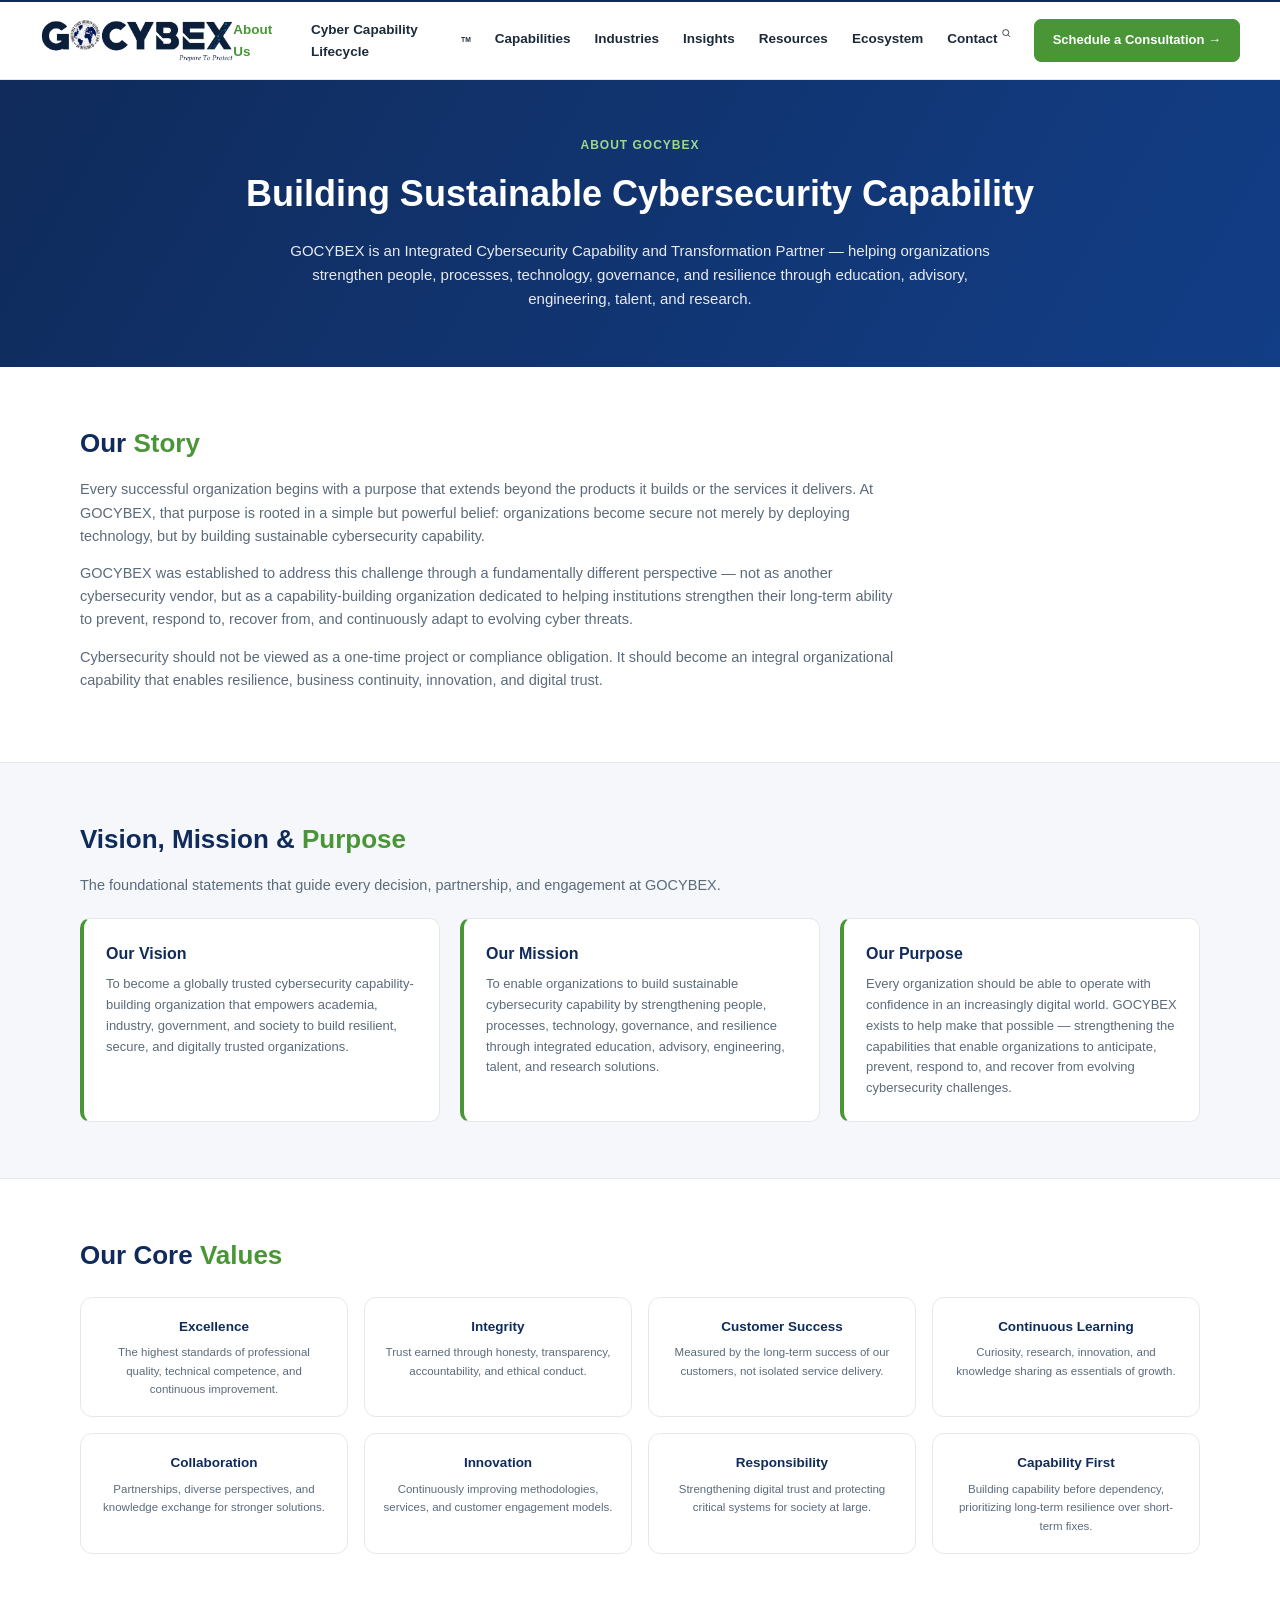
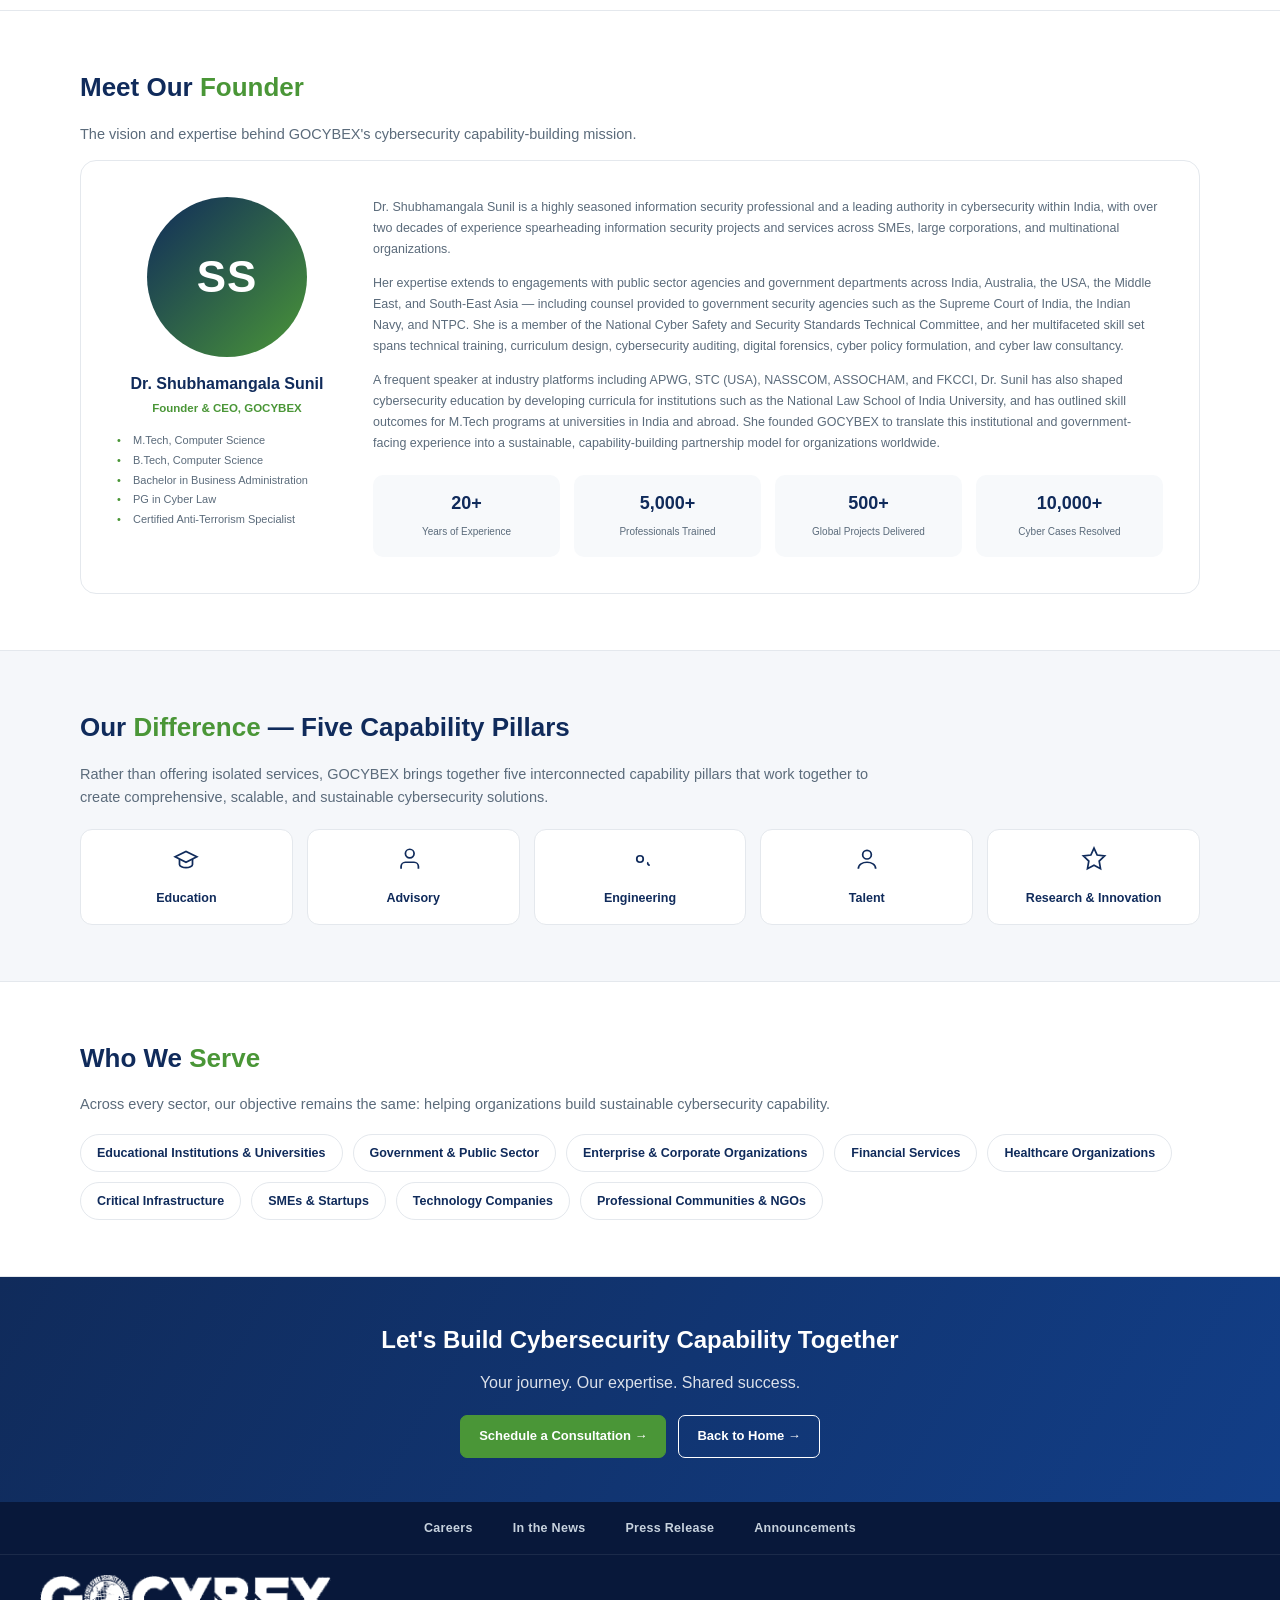
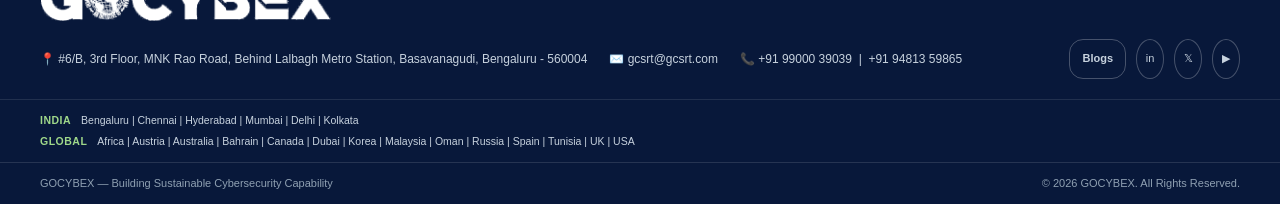
<file: about.html>
<!DOCTYPE html>
<html lang="en">
<head>
<meta charset="UTF-8">
<title>About Us — GOCYBEX</title>
<meta name="viewport" content="width=device-width, initial-scale=1.0">
<style>
:root{
  --navy:#102b5b; --tech-blue:#123e87; --green:#4a9637; --orange:#f06d12;
  --purple:#681b9c; --teal:#0b8d91; --gray-bg:#F5F7FA; --gray-border:#E4E8ED;
  --text-dark:#1C2B3A; --text-gray:#5B6B7B; --white:#FFFFFF;
}
*{box-sizing:border-box; margin:0; padding:0;}
body{font-family:Arial,Helvetica,sans-serif; color:var(--text-dark); line-height:1.6; background:#fff;}
a{text-decoration:none; color:inherit;}
img{max-width:100%; display:block;}
.container{max-width:1200px; margin:0 auto; padding:0 40px;}
header{position:sticky; top:0; z-index:100; background:#fff; border-bottom:1px solid var(--gray-border); border-top:2px solid var(--navy); height:80px;}
.nav-wrap{display:flex; align-items:center; justify-content:space-between; height:100%; max-width:1400px; margin:0 auto; padding:0 40px;}
.logo{display:flex; align-items:center; gap:10px;}
nav ul{display:flex; gap:24px; list-style:none;}
nav ul li a{font-size:13.5px; font-weight:600; color:var(--text-dark);}
nav ul li a:hover{color:var(--navy);}
.nav-right{display:flex; align-items:center; gap:18px;}
.search-icon{width:18px; height:18px; color:var(--text-dark);}
.btn{display:inline-flex; align-items:center; gap:7px; font-weight:700; font-size:13px; padding:10px 18px; border-radius:7px; cursor:pointer; white-space:nowrap; transition:transform 0.2s ease, box-shadow 0.2s ease, filter 0.2s ease;}
.btn-primary{background:var(--green); color:#fff; border:1px solid var(--green);}
.btn-primary:hover{filter:brightness(0.92); transform:translateY(-2px); box-shadow:0 8px 16px rgba(74,150,55,0.3);}
.btn-secondary{background:transparent; color:var(--navy); border:1.5px solid var(--navy);}
.btn-secondary:hover{background:var(--navy); color:#fff; transform:translateY(-2px);}

.page-hero{background:linear-gradient(120deg, var(--navy), var(--tech-blue)); color:white; padding:56px 0; text-align:center;}
.page-hero .eyebrow{color:#9fd88a; font-weight:700; font-size:12px; letter-spacing:1px; text-transform:uppercase;}
.page-hero h1{font-size:36px; font-weight:800; margin-top:10px;}
.page-hero p{max-width:700px; margin:16px auto 0; font-size:15px; opacity:0.9;}

section.block{padding:56px 0; border-bottom:1px solid var(--gray-border);}
section.block.tinted{background:var(--gray-bg);}
.block h2{font-size:26px; font-weight:800; color:var(--navy); margin-bottom:14px;}
.block h2 .accent{color:var(--green);}
.block p{font-size:14.5px; color:var(--text-gray); max-width:820px; margin-bottom:14px;}
.two-col{display:grid; grid-template-columns:1fr 1fr; gap:40px; align-items:start;}
.vmp-grid{display:grid; grid-template-columns:repeat(3,1fr); gap:20px; margin-top:20px;}
.vmp-card{background:#fff; border:1px solid var(--gray-border); border-left:4px solid var(--green); border-radius:10px; padding:22px;}
.vmp-card h3{font-size:16px; font-weight:800; color:var(--navy); margin-bottom:8px;}
.vmp-card p{font-size:13px; color:var(--text-gray); margin:0;}

.values-grid{display:grid; grid-template-columns:repeat(4,1fr); gap:16px; margin-top:20px;}
.value-card{background:#fff; border:1px solid var(--gray-border); border-radius:12px; padding:18px; text-align:center; transition:transform .25s ease, box-shadow .25s ease;}
.value-card:hover{transform:translateY(-5px); box-shadow:0 10px 20px rgba(16,43,91,0.12);}
.value-card h4{font-size:13.5px; font-weight:800; color:var(--navy); margin-bottom:6px;}
.value-card p{font-size:11.5px; color:var(--text-gray); margin:0;}

.pillars-row{display:grid; grid-template-columns:repeat(5,1fr); gap:14px; margin-top:20px;}
.pillar-mini{background:#fff; border:1px solid var(--gray-border); border-radius:12px; padding:16px; text-align:center; transition:transform .25s ease, box-shadow .25s ease;}
.pillar-mini:hover{transform:translateY(-5px); box-shadow:0 10px 20px rgba(16,43,91,0.12);}
.pillar-mini .pi{width:26px; height:26px; margin:0 auto 8px; color:var(--navy);}
.pillar-mini h4{font-size:12.5px; font-weight:700; color:var(--navy);}

.founder-wrap{background:#fff; border:1px solid var(--gray-border); border-radius:16px; padding:36px; display:grid; grid-template-columns:220px 1fr; gap:36px; align-items:start;}
.founder-photo-col{text-align:center;}
.founder-avatar{width:160px; height:160px; border-radius:50%; margin:0 auto 14px; display:flex; align-items:center; justify-content:center; background:linear-gradient(135deg, var(--navy), var(--green)); color:#fff; font-size:44px; font-weight:800; letter-spacing:1px;}
.founder-photo-col h3{font-size:16px; font-weight:800; color:var(--navy); margin-bottom:2px;}
.founder-photo-col .f-title{font-size:11.5px; color:var(--green); font-weight:700; margin-bottom:14px;}
.founder-creds{list-style:none; margin:0; padding:0; text-align:left; font-size:11px; color:var(--text-gray); line-height:1.8;}
.founder-creds li{padding-left:16px; position:relative;}
.founder-creds li::before{content:"•"; color:var(--green); position:absolute; left:0;}
.founder-bio p{font-size:12.5px; color:var(--text-gray); line-height:1.7; margin-bottom:12px;}
.founder-stats{display:grid; grid-template-columns:repeat(4,1fr); gap:14px; margin-top:20px;}
.founder-stat{background:var(--light-bg,#f7f9fb); border-radius:10px; padding:14px 8px; text-align:center;}
.founder-stat b{display:block; font-size:18px; color:var(--navy); font-weight:800;}
.founder-stat span{font-size:10px; color:var(--text-gray);}
@media (max-width:820px){
  .founder-wrap{grid-template-columns:1fr; text-align:center;}
  .founder-creds{text-align:center;}
  .founder-creds li{padding-left:0;}
  .founder-creds li::before{content:none;}
  .founder-stats{grid-template-columns:repeat(2,1fr);}
}

.serve-chips{display:flex; flex-wrap:wrap; gap:10px; margin-top:18px;}
.serve-chip{background:#fff; border:1px solid var(--gray-border); border-radius:20px; padding:8px 16px; font-size:12.5px; font-weight:600; color:var(--navy);}

.cta-strip{background:linear-gradient(120deg, var(--navy), var(--tech-blue)); color:white; padding:44px 0; text-align:center;}
.cta-strip h2{font-size:24px; font-weight:800; margin-bottom:10px;}
.cta-strip p{opacity:0.85; margin-bottom:20px;}
.cta-strip .btns{display:flex; gap:12px; justify-content:center;}

footer{background:#08183a; color:#C7D2DE;}
.foot-top{display:flex; justify-content:space-between; align-items:center; flex-wrap:wrap; gap:18px; padding:20px 40px; max-width:1400px; margin:0 auto;}
.foot-brand{display:flex; align-items:center; gap:10px;}
.foot-contact{display:flex; gap:22px; flex-wrap:wrap; font-size:12px;}
.foot-social{display:flex; gap:10px;}
.foot-social a{width:28px; height:28px; border-radius:50%; border:1px solid rgba(255,255,255,0.25); display:flex; align-items:center; justify-content:center; font-size:11px;}
.foot-bottom{display:flex; justify-content:space-between; padding:12px 40px; font-size:11px; color:#8FA0B2; border-top:1px solid rgba(255,255,255,0.12); max-width:1400px; margin:0 auto;}
.tag{font-size:10.5px; color:#9FB0C2; margin-top:2px;}

.reveal{opacity:0; transform:translateY(24px); transition:opacity 0.6s ease, transform 0.6s ease;}
.reveal.in-view{opacity:1; transform:translateY(0);}

@media (max-width:1000px){
  nav ul{display:none;}
  .two-col{grid-template-columns:1fr;}
  .vmp-grid, .values-grid, .pillars-row{grid-template-columns:repeat(2,1fr);}
}
@media (max-width:600px){
  .vmp-grid, .values-grid, .pillars-row{grid-template-columns:1fr;}
  .page-hero h1{font-size:26px;}
}

.mobile-toggle{display:none; flex-direction:column; gap:5px; width:26px; height:26px; justify-content:center; cursor:pointer; background:none; border:none; padding:0; z-index:110;}
.mobile-toggle span{display:block; height:2px; width:100%; background:var(--navy); border-radius:2px; transition:transform .25s ease, opacity .25s ease;}
.mobile-toggle.active span:nth-child(1){transform:translateY(7px) rotate(45deg);}
.mobile-toggle.active span:nth-child(2){opacity:0;}
.mobile-toggle.active span:nth-child(3){transform:translateY(-7px) rotate(-45deg);}

@media (max-width:1000px){
  .mobile-toggle{display:flex;}
  nav ul{
    display:none;
    position:fixed; top:80px; left:0; right:0;
    background:#fff; flex-direction:column; gap:0;
    padding:6px 24px 18px; box-shadow:0 12px 24px rgba(16,43,91,0.12);
    max-height:calc(100vh - 80px); overflow-y:auto; z-index:99;
  }
  nav.nav-open ul{display:flex;}
  nav ul li{border-bottom:1px solid var(--gray-border); width:100%;}
  nav ul li a{display:block; padding:14px 2px; font-size:14.5px;}
  .nav-right{gap:10px;}
  .nav-right .btn{padding:9px 14px; font-size:12px;}
}
@media (max-width:480px){
  .nav-wrap{padding:0 18px;}
  .logo img{height:26px !important;}
}

.search-wrap{position:relative; display:flex; align-items:center;}
.search-btn{background:none; border:none; cursor:pointer; padding:4px; display:flex;}
.search-form{position:absolute; right:0; top:calc(100% + 10px); width:0; overflow:hidden; opacity:0; visibility:hidden; transition:width .25s ease, opacity .2s ease; background:#fff; border:1px solid var(--gray-border); border-radius:8px; box-shadow:0 10px 24px rgba(16,43,91,0.15);}
.search-wrap.open .search-form{width:220px; opacity:1; visibility:visible;}
.search-form input{width:100%; border:none; padding:10px 14px; font-size:13px; border-radius:8px; outline:none;}
@media (max-width:1000px){
  .search-form{right:auto; left:0;}
  .search-wrap.open .search-form{width:200px;}
}

.foot-locations{border-top:1px solid rgba(255,255,255,0.1); padding:10px 0;}
.loc-row{display:flex; align-items:baseline; gap:10px; flex-wrap:wrap; font-size:10.5px; padding:2px 40px;}
.loc-label{font-weight:800; color:#9fd88a; letter-spacing:0.5px; flex-shrink:0;}
.loc-list{color:#C7D2DE; line-height:1.6;}
@media (max-width:600px){ .loc-row{padding:2px 20px; flex-direction:column; gap:2px;} }
</style>
  <link rel="icon" type="image/svg+xml" href="assets/favicon.svg">
  <link rel="icon" type="image/png" sizes="32x32" href="assets/favicon-32.png">
  <link rel="icon" type="image/png" sizes="16x16" href="assets/favicon-16.png">
  <link rel="apple-touch-icon" sizes="180x180" href="assets/apple-touch-icon.png">
  <link rel="stylesheet" href="assets/responsive.css">
</head>
<body>

<header>
  <div class="container nav-wrap">
    <div class="logo">
      <a href="index.html" aria-label="GOCYBEX home" style="display:inline-block;"><img src="assets/logo-header.png" alt="GOCYBEX logo" style="height:44px; width:auto; object-fit:contain;"></a>
    </div>
    <nav>
      <ul>
        <li><a href="about.html" style="color:#4a9637;">About Us</a></li>
        <li><a href="lifecycle.html">Cyber Capability Lifecycle<sup style="font-size:0.5em;">TM</sup></a></li>
        <li><a href="capabilities.html">Capabilities</a></li>
        <li><a href="industries.html">Industries</a></li>
        <li><a href="insights.html">Insights</a></li>
        <li><a href="resources.html">Resources</a></li>
        <li><a href="ecosystem.html">Ecosystem</a></li>
        <li><a href="contact.html">Contact</a></li>
      </ul>
    </nav>
    <div class="nav-right">
      <div class="search-wrap">
        <button class="search-btn" aria-label="Search GOCYBEX" type="button">
          <svg class="search-icon" viewBox="0 0 24 24" fill="none" stroke="currentColor" stroke-width="2"><circle cx="11" cy="11" r="7"/><line x1="21" y1="21" x2="16.65" y2="16.65"/></svg>
        </button>
        <form class="search-form">
          <input type="text" placeholder="Search GOCYBEX...">
        </form>
      </div>
      <a class="btn btn-primary" href="https://calendly.com/gocybex" target="_blank" rel="noopener">Schedule a Consultation →</a>
    <button class="mobile-toggle" aria-label="Toggle menu" aria-expanded="false">
      <span></span><span></span><span></span>
    </button>
    </div>
  </div>
</header>

<section class="page-hero">
  <div class="container">
    <div class="eyebrow">About GOCYBEX</div>
    <h1>Building Sustainable Cybersecurity Capability</h1>
    <p>GOCYBEX is an Integrated Cybersecurity Capability and Transformation Partner — helping organizations strengthen people, processes, technology, governance, and resilience through education, advisory, engineering, talent, and research.</p>
  </div>
</section>

<section class="block reveal">
  <div class="container">
    <h2>Our <span class="accent">Story</span></h2>
    <p>Every successful organization begins with a purpose that extends beyond the products it builds or the services it delivers. At GOCYBEX, that purpose is rooted in a simple but powerful belief: organizations become secure not merely by deploying technology, but by building sustainable cybersecurity capability.</p>
    <p>GOCYBEX was established to address this challenge through a fundamentally different perspective — not as another cybersecurity vendor, but as a capability-building organization dedicated to helping institutions strengthen their long-term ability to prevent, respond to, recover from, and continuously adapt to evolving cyber threats.</p>
    <p>Cybersecurity should not be viewed as a one-time project or compliance obligation. It should become an integral organizational capability that enables resilience, business continuity, innovation, and digital trust.</p>
  </div>
</section>

<section class="block tinted reveal">
  <div class="container">
    <h2>Vision, Mission & <span class="accent">Purpose</span></h2>
    <p>The foundational statements that guide every decision, partnership, and engagement at GOCYBEX.</p>
    <div class="vmp-grid">
      <div class="vmp-card">
        <h3>Our Vision</h3>
        <p>To become a globally trusted cybersecurity capability-building organization that empowers academia, industry, government, and society to build resilient, secure, and digitally trusted organizations.</p>
      </div>
      <div class="vmp-card">
        <h3>Our Mission</h3>
        <p>To enable organizations to build sustainable cybersecurity capability by strengthening people, processes, technology, governance, and resilience through integrated education, advisory, engineering, talent, and research solutions.</p>
      </div>
      <div class="vmp-card">
        <h3>Our Purpose</h3>
        <p>Every organization should be able to operate with confidence in an increasingly digital world. GOCYBEX exists to help make that possible — strengthening the capabilities that enable organizations to anticipate, prevent, respond to, and recover from evolving cybersecurity challenges.</p>
      </div>
    </div>
  </div>
</section>

<section class="block reveal">
  <div class="container">
    <h2>Our Core <span class="accent">Values</span></h2>
    <div class="values-grid">
      <div class="value-card"><h4>Excellence</h4><p>The highest standards of professional quality, technical competence, and continuous improvement.</p></div>
      <div class="value-card"><h4>Integrity</h4><p>Trust earned through honesty, transparency, accountability, and ethical conduct.</p></div>
      <div class="value-card"><h4>Customer Success</h4><p>Measured by the long-term success of our customers, not isolated service delivery.</p></div>
      <div class="value-card"><h4>Continuous Learning</h4><p>Curiosity, research, innovation, and knowledge sharing as essentials of growth.</p></div>
      <div class="value-card"><h4>Collaboration</h4><p>Partnerships, diverse perspectives, and knowledge exchange for stronger solutions.</p></div>
      <div class="value-card"><h4>Innovation</h4><p>Continuously improving methodologies, services, and customer engagement models.</p></div>
      <div class="value-card"><h4>Responsibility</h4><p>Strengthening digital trust and protecting critical systems for society at large.</p></div>
      <div class="value-card"><h4>Capability First</h4><p>Building capability before dependency, prioritizing long-term resilience over short-term fixes.</p></div>
    </div>
  </div>
</section>

<section class="block reveal">
  <div class="container">
    <h2>Meet Our <span class="accent">Founder</span></h2>
    <p>The vision and expertise behind GOCYBEX's cybersecurity capability-building mission.</p>
    <div class="founder-wrap">
      <div class="founder-photo-col">
        <div class="founder-avatar">SS</div>
        <h3>Dr. Shubhamangala Sunil</h3>
        <div class="f-title">Founder &amp; CEO, GOCYBEX</div>
        <ul class="founder-creds">
          <li>M.Tech, Computer Science</li>
          <li>B.Tech, Computer Science</li>
          <li>Bachelor in Business Administration</li>
          <li>PG in Cyber Law</li>
          <li>Certified Anti‑Terrorism Specialist</li>
        </ul>
      </div>
      <div class="founder-bio">
        <p>Dr. Shubhamangala Sunil is a highly seasoned information security professional and a leading authority in cybersecurity within India, with over two decades of experience spearheading information security projects and services across SMEs, large corporations, and multinational organizations.</p>
        <p>Her expertise extends to engagements with public sector agencies and government departments across India, Australia, the USA, the Middle East, and South-East Asia — including counsel provided to government security agencies such as the Supreme Court of India, the Indian Navy, and NTPC. She is a member of the National Cyber Safety and Security Standards Technical Committee, and her multifaceted skill set spans technical training, curriculum design, cybersecurity auditing, digital forensics, cyber policy formulation, and cyber law consultancy.</p>
        <p>A frequent speaker at industry platforms including APWG, STC (USA), NASSCOM, ASSOCHAM, and FKCCI, Dr. Sunil has also shaped cybersecurity education by developing curricula for institutions such as the National Law School of India University, and has outlined skill outcomes for M.Tech programs at universities in India and abroad. She founded GOCYBEX to translate this institutional and government-facing experience into a sustainable, capability-building partnership model for organizations worldwide.</p>
        <div class="founder-stats">
          <div class="founder-stat"><b>20+</b><span>Years of Experience</span></div>
          <div class="founder-stat"><b>5,000+</b><span>Professionals Trained</span></div>
          <div class="founder-stat"><b>500+</b><span>Global Projects Delivered</span></div>
          <div class="founder-stat"><b>10,000+</b><span>Cyber Cases Resolved</span></div>
        </div>
      </div>
    </div>
  </div>
</section>

<section class="block tinted reveal">
  <div class="container">
    <h2>Our <span class="accent">Difference</span> — Five Capability Pillars</h2>
    <p>Rather than offering isolated services, GOCYBEX brings together five interconnected capability pillars that work together to create comprehensive, scalable, and sustainable cybersecurity solutions.</p>
    <div class="pillars-row">
      <div class="pillar-mini"><svg class="pi" viewBox="0 0 24 24" fill="none" stroke="currentColor" stroke-width="1.6"><path d="M22 10L12 5 2 10l10 5 10-5z"/><path d="M6 12v5c0 1.5 3 3 6 3s6-1.5 6-3v-5"/></svg><h4>Education</h4></div>
      <div class="pillar-mini"><svg class="pi" viewBox="0 0 24 24" fill="none" stroke="currentColor" stroke-width="1.6"><path d="M17 21v-2a4 4 0 0 0-4-4H5a4 4 0 0 0-4 4v2"/><circle cx="9" cy="7" r="4"/></svg><h4>Advisory</h4></div>
      <div class="pillar-mini"><svg class="pi" viewBox="0 0 24 24" fill="none" stroke="currentColor" stroke-width="1.6"><circle cx="12" cy="12" r="3"/><path d="M19.4 15a1.7 1.7 0 0 0 1.6 2.6"/></svg><h4>Engineering</h4></div>
      <div class="pillar-mini"><svg class="pi" viewBox="0 0 24 24" fill="none" stroke="currentColor" stroke-width="1.6"><circle cx="12" cy="8" r="4"/><path d="M4 21c0-4 4-6 8-6s8 2 8 6"/></svg><h4>Talent</h4></div>
      <div class="pillar-mini"><svg class="pi" viewBox="0 0 24 24" fill="none" stroke="currentColor" stroke-width="1.6"><path d="M12 2l2.9 6.3 6.9.9-5 4.8 1.2 6.9L12 17.7l-6 3.2 1.2-6.9-5-4.8 6.9-.9z"/></svg><h4>Research & Innovation</h4></div>
    </div>
  </div>
</section>

<section class="block reveal">
  <div class="container">
    <h2>Who We <span class="accent">Serve</span></h2>
    <p>Across every sector, our objective remains the same: helping organizations build sustainable cybersecurity capability.</p>
    <div class="serve-chips">
      <div class="serve-chip">Educational Institutions & Universities</div>
      <div class="serve-chip">Government & Public Sector</div>
      <div class="serve-chip">Enterprise & Corporate Organizations</div>
      <div class="serve-chip">Financial Services</div>
      <div class="serve-chip">Healthcare Organizations</div>
      <div class="serve-chip">Critical Infrastructure</div>
      <div class="serve-chip">SMEs & Startups</div>
      <div class="serve-chip">Technology Companies</div>
      <div class="serve-chip">Professional Communities & NGOs</div>
    </div>
  </div>
</section>

<section class="cta-strip reveal">
  <div class="container">
    <h2>Let's Build Cybersecurity Capability Together</h2>
    <p>Your journey. Our expertise. Shared success.</p>
    <div class="btns">
      <a class="btn btn-primary" href="https://calendly.com/gocybex" target="_blank" rel="noopener">Schedule a Consultation →</a>
      <a class="btn btn-secondary" style="background:transparent;color:#fff;border:1.5px solid #fff;" href="index.html">Back to Home →</a>
    </div>
  </div>
</section>

<section class="pre-footer-links" style="background:#08183a !important;padding:16px 0 !important;border-bottom:1px solid rgba(255,255,255,0.08);">
  <div class="container pre-footer-inner" style="display:flex !important;justify-content:center !important;align-items:center;gap:40px;flex-wrap:wrap;text-align:center;">
    <a href="careers.html" style="color:#C7D2DE !important;font-size:12.5px;font-weight:700;letter-spacing:0.3px;text-decoration:none;">Careers</a>
    <a href="news.html" style="color:#C7D2DE !important;font-size:12.5px;font-weight:700;letter-spacing:0.3px;text-decoration:none;">In the News</a>
    <a href="press-release.html" style="color:#C7D2DE !important;font-size:12.5px;font-weight:700;letter-spacing:0.3px;text-decoration:none;">Press Release</a>
    <a href="announcements.html" style="color:#C7D2DE !important;font-size:12.5px;font-weight:700;letter-spacing:0.3px;text-decoration:none;">Announcements</a>
  </div>
</section>

<footer class="reveal">
  <div class="foot-top">
    <div class="foot-brand">
      <a href="index.html" aria-label="GOCYBEX home" style="display:inline-block;"><img src="assets/logo-footer.png" alt="GOCYBEX logo" style="height:46px; width:auto; object-fit:contain; display:block;"></a>
    </div>
    <div class="foot-contact">
      <a href="https://maps.app.goo.gl/YukK5HfaoA8zEjeB6" target="_blank" rel="noopener" style="color:inherit; text-decoration:none;">📍 #6/B, 3rd Floor, MNK Rao Road, Behind Lalbagh Metro Station, Basavanagudi, Bengaluru - 560004</a>
      <span>✉️ gcsrt@gcsrt.com</span>
      <span>📞 +91 99000 39039 &nbsp;|&nbsp; +91 94813 59865</span>
    </div>
    <div class="foot-social">
      <a href="insights.html#articles" style="width:auto; border-radius:14px; padding:0 12px; font-size:11px; font-weight:700;">Blogs</a>
      <a href="https://linkedin.com/company/inngocybex/" target="_blank" rel="noopener" aria-label="LinkedIn">in</a>
      <a href="#" target="_blank" rel="noopener" aria-label="X">𝕏</a>
      <a href="#" target="_blank" rel="noopener" aria-label="YouTube">▶</a>
    </div>
  </div>
  <div class="foot-locations">
    
      <div class="loc-row"><span class="loc-label">INDIA</span><span class="loc-list">Bengaluru | Chennai | Hyderabad | Mumbai | Delhi | Kolkata</span></div>
      <div class="loc-row"><span class="loc-label">GLOBAL</span><span class="loc-list">Africa | Austria | Australia | Bahrain | Canada | Dubai | Korea | Malaysia | Oman | Russia | Spain | Tunisia | UK | USA</span></div>
    
  </div>
<div class="foot-bottom">
    <span>GOCYBEX — Building Sustainable Cybersecurity Capability</span>
    <span>© 2026 GOCYBEX. All Rights Reserved.</span>
  </div>
</footer>

<script src="assets/main.js" defer></script>

</body>
</html>
</file>
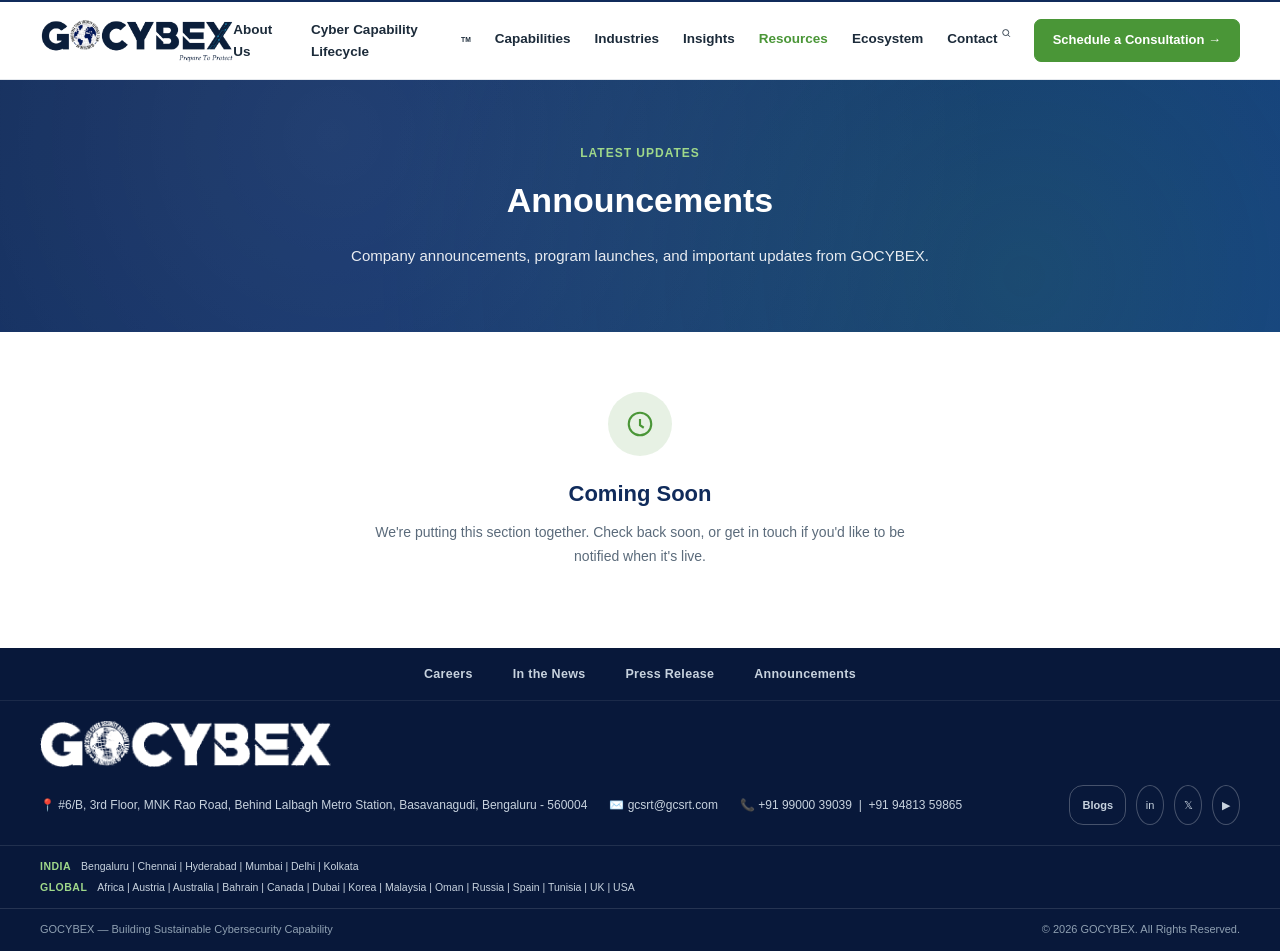
<file: announcements.html>
<!DOCTYPE html>
<html lang="en">
<head>
<meta charset="UTF-8">
<title>Announcements — GOCYBEX</title>
<meta name="viewport" content="width=device-width, initial-scale=1.0">
<style>
:root{
  --navy:#102b5b; --tech-blue:#123e87; --green:#4a9637; --orange:#f06d12;
  --purple:#681b9c; --teal:#0b8d91; --navy-deep:#0a1f42; --gray-bg:#F5F7FA; --gray-border:#E4E8ED;
  --text-dark:#1C2B3A; --text-gray:#5B6B7B; --white:#FFFFFF;
}
*{box-sizing:border-box; margin:0; padding:0;}
body{font-family:Arial,Helvetica,sans-serif; color:var(--text-dark); line-height:1.6; background:#fff; overflow-x:hidden;}
a{text-decoration:none; color:inherit;}
img{max-width:100%; display:block;}
.container{max-width:1200px; margin:0 auto; padding:0 40px;}
header{position:sticky; top:0; z-index:100; background:#fff; border-bottom:1px solid var(--gray-border); border-top:2px solid var(--navy); height:80px;}
.nav-wrap{display:flex; align-items:center; justify-content:space-between; height:100%; max-width:1400px; margin:0 auto; padding:0 40px;}
.logo{display:flex; align-items:center; gap:10px;}
nav ul{display:flex; gap:24px; list-style:none;}
nav ul li a{font-size:13.5px; font-weight:600; color:var(--text-dark);}
nav ul li a:hover{color:var(--navy);}
.nav-right{display:flex; align-items:center; gap:18px;}
.search-icon{width:18px; height:18px; color:var(--text-dark);}
.btn{display:inline-flex; align-items:center; gap:7px; font-weight:700; font-size:13px; padding:10px 18px; border-radius:7px; cursor:pointer; white-space:nowrap; transition:transform 0.2s ease, box-shadow 0.2s ease, filter 0.2s ease;}
.btn-primary{background:var(--green); color:#fff; border:1px solid var(--green);}
.btn-primary:hover{filter:brightness(0.92); transform:translateY(-2px); box-shadow:0 8px 16px rgba(74,150,55,0.3);}
.btn-secondary{background:transparent; color:var(--navy); border:1.5px solid var(--navy);}
.btn-secondary:hover{background:var(--navy); color:#fff; transform:translateY(-2px);}

.page-hero{position:relative; overflow:hidden; background:linear-gradient(120deg, var(--navy), var(--tech-blue)); color:white; padding:64px 0; text-align:center;}
.page-hero .parallax-bg{position:absolute; inset:-20% -10%; background:radial-gradient(circle at 30% 30%, rgba(255,255,255,0.08), transparent 60%), radial-gradient(circle at 75% 70%, rgba(74,150,55,0.18), transparent 55%); will-change:transform;}
.page-hero .content{position:relative; z-index:1;}
.page-hero .eyebrow{color:#9fd88a; font-weight:700; font-size:12px; letter-spacing:1px; text-transform:uppercase;}
.page-hero h1{font-size:34px; font-weight:800; margin-top:10px;}
.page-hero p{max-width:720px; margin:16px auto 0; font-size:15px; opacity:0.9;}

.cta-strip{background:var(--navy-deep); color:white; padding:44px 0; text-align:center;}
.cta-strip h2{font-size:24px; font-weight:800; margin-bottom:10px;}
.cta-strip p{opacity:0.85; margin-bottom:20px;}
.cta-strip .btns{display:flex; gap:12px; justify-content:center;}

footer{background:#08183a; color:#C7D2DE;}
.foot-top{display:flex; justify-content:space-between; align-items:center; flex-wrap:wrap; gap:18px; padding:20px 40px; max-width:1400px; margin:0 auto;}
.foot-brand{display:flex; align-items:center; gap:10px;}
.foot-contact{display:flex; gap:22px; flex-wrap:wrap; font-size:12px;}
.foot-social{display:flex; gap:10px;}
.foot-social a{width:28px; height:28px; border-radius:50%; border:1px solid rgba(255,255,255,0.25); display:flex; align-items:center; justify-content:center; font-size:11px;}
.foot-bottom{display:flex; justify-content:space-between; padding:12px 40px; font-size:11px; color:#8FA0B2; border-top:1px solid rgba(255,255,255,0.12); max-width:1400px; margin:0 auto;}
.tag{font-size:10.5px; color:#9FB0C2; margin-top:2px;}

.reveal{opacity:0; transform:translateY(24px); transition:opacity 0.7s ease, transform 0.7s ease;}
.reveal.in-view{opacity:1; transform:translateY(0);}
.reveal.delay1.in-view{transition-delay:0.08s;}
.reveal.delay2.in-view{transition-delay:0.16s;}
.reveal.delay3.in-view{transition-delay:0.24s;}

@media (max-width:1000px){ nav ul{display:none;} }
@media (max-width:480px){
  .page-hero h1{font-size:26px;}
  .download-item{flex-direction:column; align-items:flex-start; gap:8px;}
}

.res-grid{display:grid; grid-template-columns:repeat(3,1fr); gap:20px; padding:44px 0;}
.res-card{background:#fff; border:1px solid var(--gray-border); border-radius:14px; padding:24px; transition:transform .25s ease, box-shadow .25s ease;}
.res-card:hover{transform:translateY(-6px); box-shadow:0 14px 28px rgba(16,43,91,0.14);}
.res-icon{width:44px; height:44px; border-radius:12px; display:flex; align-items:center; justify-content:center; margin-bottom:14px;}
.res-icon svg{width:22px; height:22px;}
.res-card h3{font-size:16px; font-weight:800; color:var(--navy); margin-bottom:8px;}
.res-card p{font-size:12.5px; color:var(--text-gray); margin-bottom:14px;}
.res-card a{font-size:12px; font-weight:700; color:var(--navy);}

.download-row{display:flex; flex-direction:column; gap:10px; margin-top:20px;}
.download-item{display:flex; align-items:center; justify-content:space-between; background:#fff; border:1px solid var(--gray-border); border-radius:10px; padding:14px 18px; transition:transform .2s ease, box-shadow .2s ease;}
.download-item:hover{transform:translateX(4px); box-shadow:0 8px 18px rgba(16,43,91,0.1);}
.download-item .dname{font-size:13.5px; font-weight:700; color:var(--navy);}
.download-item .dmeta{font-size:11px; color:var(--text-gray);}
.download-item .dbtn{font-size:11.5px; font-weight:700; color:var(--green);}

@media (max-width:1000px){ .res-grid{grid-template-columns:1fr;} }

.mobile-toggle{display:none; flex-direction:column; gap:5px; width:26px; height:26px; justify-content:center; cursor:pointer; background:none; border:none; padding:0; z-index:110;}
.mobile-toggle span{display:block; height:2px; width:100%; background:var(--navy); border-radius:2px; transition:transform .25s ease, opacity .25s ease;}
.mobile-toggle.active span:nth-child(1){transform:translateY(7px) rotate(45deg);}
.mobile-toggle.active span:nth-child(2){opacity:0;}
.mobile-toggle.active span:nth-child(3){transform:translateY(-7px) rotate(-45deg);}

@media (max-width:1000px){
  .mobile-toggle{display:flex;}
  nav ul{
    display:none;
    position:fixed; top:80px; left:0; right:0;
    background:#fff; flex-direction:column; gap:0;
    padding:6px 24px 18px; box-shadow:0 12px 24px rgba(16,43,91,0.12);
    max-height:calc(100vh - 80px); overflow-y:auto; z-index:99;
  }
  nav.nav-open ul{display:flex;}
  nav ul li{border-bottom:1px solid var(--gray-border); width:100%;}
  nav ul li a{display:block; padding:14px 2px; font-size:14.5px;}
  .nav-right{gap:10px;}
  .nav-right .btn{padding:9px 14px; font-size:12px;}
}
@media (max-width:480px){
  .nav-wrap{padding:0 18px;}
  .logo img{height:26px !important;}
}

.search-wrap{position:relative; display:flex; align-items:center;}
.search-btn{background:none; border:none; cursor:pointer; padding:4px; display:flex;}
.search-form{position:absolute; right:0; top:calc(100% + 10px); width:0; overflow:hidden; opacity:0; visibility:hidden; transition:width .25s ease, opacity .2s ease; background:#fff; border:1px solid var(--gray-border); border-radius:8px; box-shadow:0 10px 24px rgba(16,43,91,0.15);}
.search-wrap.open .search-form{width:220px; opacity:1; visibility:visible;}
.search-form input{width:100%; border:none; padding:10px 14px; font-size:13px; border-radius:8px; outline:none;}
@media (max-width:1000px){
  .search-form{right:auto; left:0;}
  .search-wrap.open .search-form{width:200px;}
}

.foot-locations{border-top:1px solid rgba(255,255,255,0.1); padding:10px 0;}
.loc-row{display:flex; align-items:baseline; gap:10px; flex-wrap:wrap; font-size:10.5px; padding:2px 40px;}
.loc-label{font-weight:800; color:#9fd88a; letter-spacing:0.5px; flex-shrink:0;}
.loc-list{color:#C7D2DE; line-height:1.6;}
@media (max-width:600px){ .loc-row{padding:2px 20px; flex-direction:column; gap:2px;} }
</style>
  <link rel="icon" type="image/svg+xml" href="assets/favicon.svg">
  <link rel="icon" type="image/png" sizes="32x32" href="assets/favicon-32.png">
  <link rel="icon" type="image/png" sizes="16x16" href="assets/favicon-16.png">
  <link rel="apple-touch-icon" sizes="180x180" href="assets/apple-touch-icon.png">
  <link rel="stylesheet" href="assets/responsive.css">
</head>
<body>

<header>
  <div class="container nav-wrap">
    <div class="logo">
      <a href="index.html" aria-label="GOCYBEX home" style="display:inline-block;"><img src="assets/logo-header.png" alt="GOCYBEX logo" style="height:44px; width:auto; object-fit:contain;"></a>
    </div>
    <nav>
      <ul>
        <li><a href="about.html">About Us</a></li>
        <li><a href="lifecycle.html">Cyber Capability Lifecycle<sup style="font-size:0.5em;">TM</sup></a></li>
        <li><a href="capabilities.html">Capabilities</a></li>
        <li><a href="industries.html">Industries</a></li>
        <li><a href="insights.html">Insights</a></li>
        <li><a href="resources.html" style="color:#4a9637;">Resources</a></li>
        <li><a href="ecosystem.html">Ecosystem</a></li>
        <li><a href="contact.html">Contact</a></li>
      </ul>
    </nav>
    <div class="nav-right">
      <div class="search-wrap">
        <button class="search-btn" aria-label="Search GOCYBEX" type="button">
          <svg class="search-icon" viewBox="0 0 24 24" fill="none" stroke="currentColor" stroke-width="2"><circle cx="11" cy="11" r="7"/><line x1="21" y1="21" x2="16.65" y2="16.65"/></svg>
        </button>
        <form class="search-form">
          <input type="text" placeholder="Search GOCYBEX...">
        </form>
      </div>
      <a class="btn btn-primary" href="https://calendly.com/gocybex" target="_blank" rel="noopener">Schedule a Consultation →</a>
    <button class="mobile-toggle" aria-label="Toggle menu" aria-expanded="false">
      <span></span><span></span><span></span>
    </button>
    </div>
  </div>
</header>

<section class="page-hero">
  <div class="parallax-bg"></div>
  <div class="container content">
    <div class="eyebrow">Latest Updates</div>
    <h1>Announcements</h1>
    <p>Company announcements, program launches, and important updates from GOCYBEX.</p>
  </div>
</section>

<section class="container reveal" style="padding:60px 40px 80px; text-align:center;">
  <div style="max-width:560px; margin:0 auto;">
    <div style="width:64px; height:64px; margin:0 auto 20px; border-radius:50%; background:#4a963722; display:flex; align-items:center; justify-content:center;">
      <svg viewBox="0 0 24 24" fill="none" stroke="#4a9637" stroke-width="1.7" width="30" height="30"><circle cx="12" cy="12" r="9"/><path d="M12 8v5l3 2"/></svg>
    </div>
    <h2 style="font-size:22px; font-weight:800; color:var(--navy); margin-bottom:10px;">Coming Soon</h2>
    <p style="color:var(--text-gray); font-size:14px; line-height:1.7;">We're putting this section together. Check back soon, or get in touch if you'd like to be notified when it's live.</p>
  </div>
</section>

<section class="pre-footer-links" style="background:#08183a !important;padding:16px 0 !important;border-bottom:1px solid rgba(255,255,255,0.08);">
  <div class="container pre-footer-inner" style="display:flex !important;justify-content:center !important;align-items:center;gap:40px;flex-wrap:wrap;text-align:center;">
    <a href="careers.html" style="color:#C7D2DE !important;font-size:12.5px;font-weight:700;letter-spacing:0.3px;text-decoration:none;">Careers</a>
    <a href="news.html" style="color:#C7D2DE !important;font-size:12.5px;font-weight:700;letter-spacing:0.3px;text-decoration:none;">In the News</a>
    <a href="press-release.html" style="color:#C7D2DE !important;font-size:12.5px;font-weight:700;letter-spacing:0.3px;text-decoration:none;">Press Release</a>
    <a href="announcements.html" style="color:#C7D2DE !important;font-size:12.5px;font-weight:700;letter-spacing:0.3px;text-decoration:none;">Announcements</a>
  </div>
</section>

<footer class="reveal">
  <div class="foot-top">
    <div class="foot-brand">
      <a href="index.html" aria-label="GOCYBEX home" style="display:inline-block;"><img src="assets/logo-footer.png" alt="GOCYBEX logo" style="height:46px; width:auto; object-fit:contain; display:block;"></a>
    </div>
    <div class="foot-contact">
      <a href="https://maps.app.goo.gl/YukK5HfaoA8zEjeB6" target="_blank" rel="noopener" style="color:inherit; text-decoration:none;">📍 #6/B, 3rd Floor, MNK Rao Road, Behind Lalbagh Metro Station, Basavanagudi, Bengaluru - 560004</a>
      <span>✉️ gcsrt@gcsrt.com</span>
      <span>📞 +91 99000 39039 &nbsp;|&nbsp; +91 94813 59865</span>
    </div>
    <div class="foot-social">
      <a href="insights.html#articles" style="width:auto; border-radius:14px; padding:0 12px; font-size:11px; font-weight:700;">Blogs</a>
      <a href="https://linkedin.com/company/inngocybex/" target="_blank" rel="noopener" aria-label="LinkedIn">in</a>
      <a href="#" target="_blank" rel="noopener" aria-label="X">𝕏</a>
      <a href="#" target="_blank" rel="noopener" aria-label="YouTube">▶</a>
    </div>
  </div>
  <div class="foot-locations">
    
      <div class="loc-row"><span class="loc-label">INDIA</span><span class="loc-list">Bengaluru | Chennai | Hyderabad | Mumbai | Delhi | Kolkata</span></div>
      <div class="loc-row"><span class="loc-label">GLOBAL</span><span class="loc-list">Africa | Austria | Australia | Bahrain | Canada | Dubai | Korea | Malaysia | Oman | Russia | Spain | Tunisia | UK | USA</span></div>
    
  </div>
<div class="foot-bottom">
    <span>GOCYBEX — Building Sustainable Cybersecurity Capability</span>
    <span>© 2026 GOCYBEX. All Rights Reserved.</span>
  </div>
</footer>


<script src="assets/main.js" defer></script>

</body>
</html>
</file>
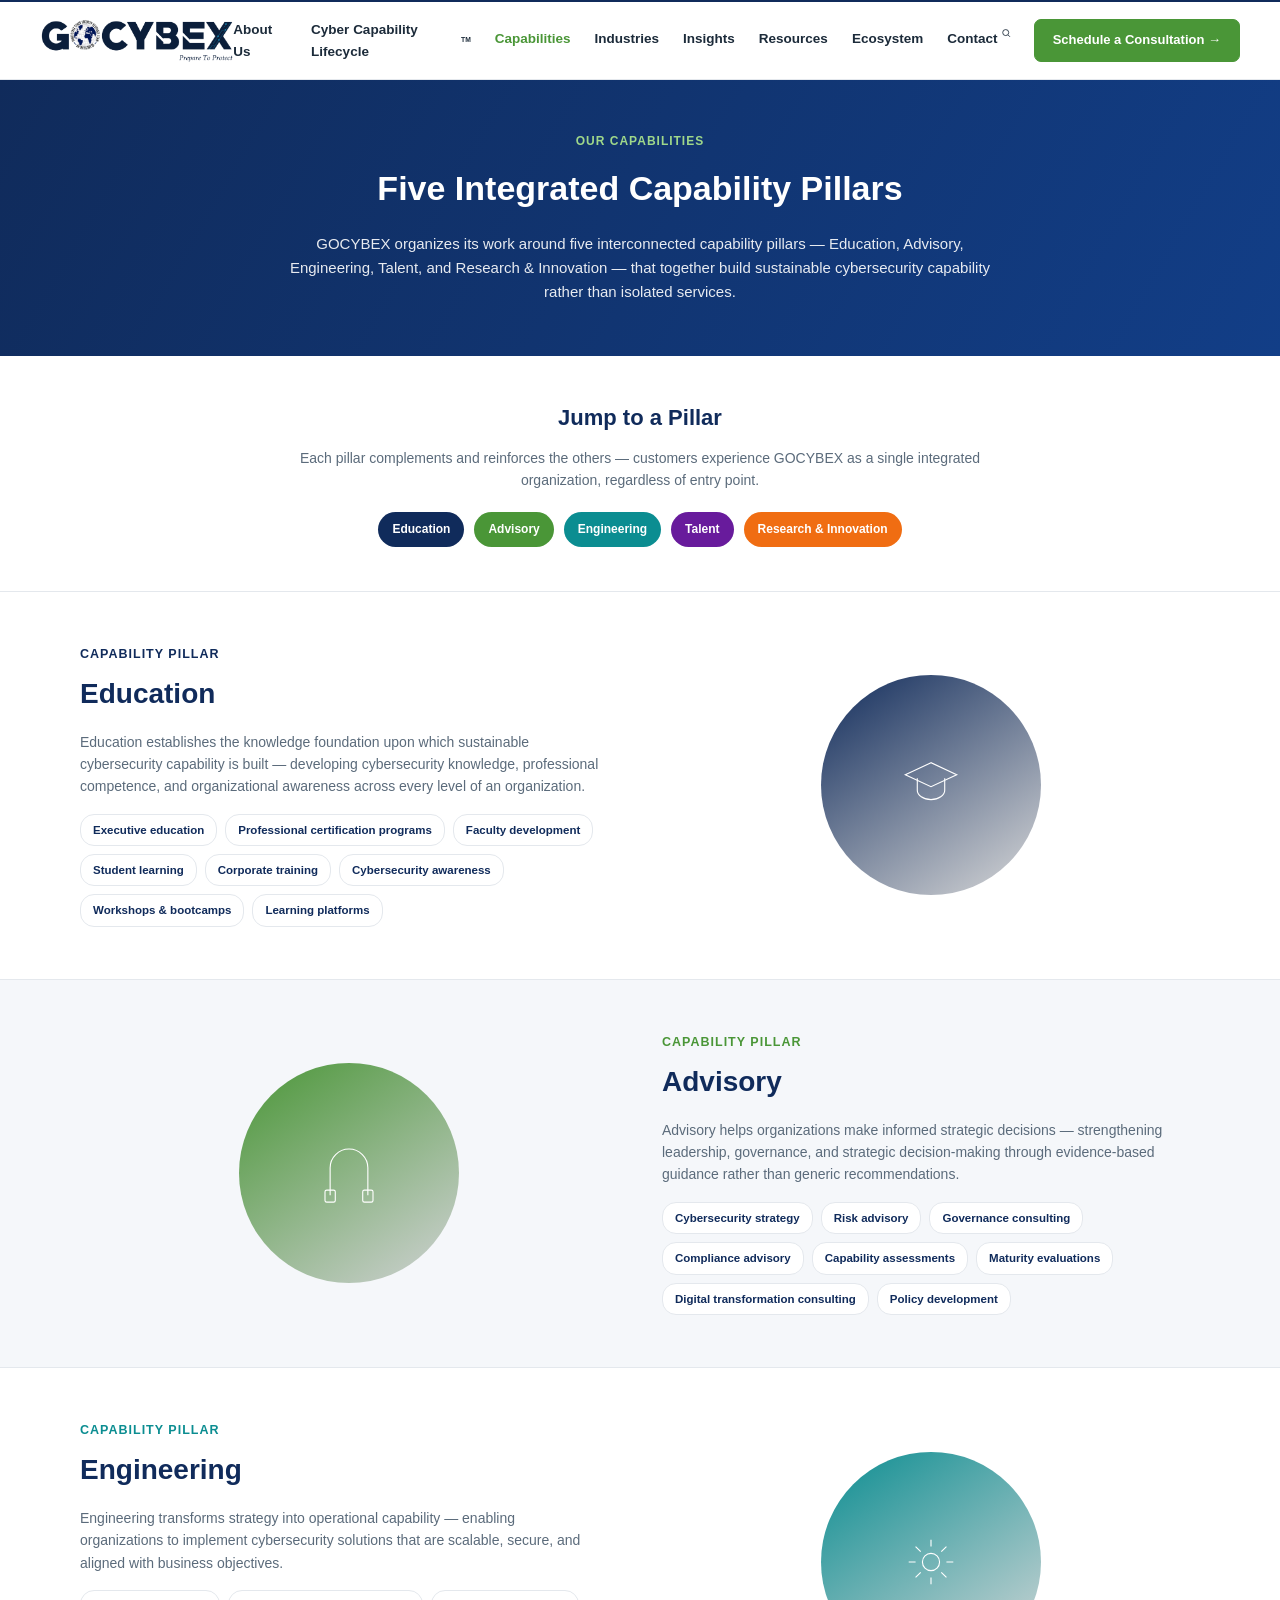
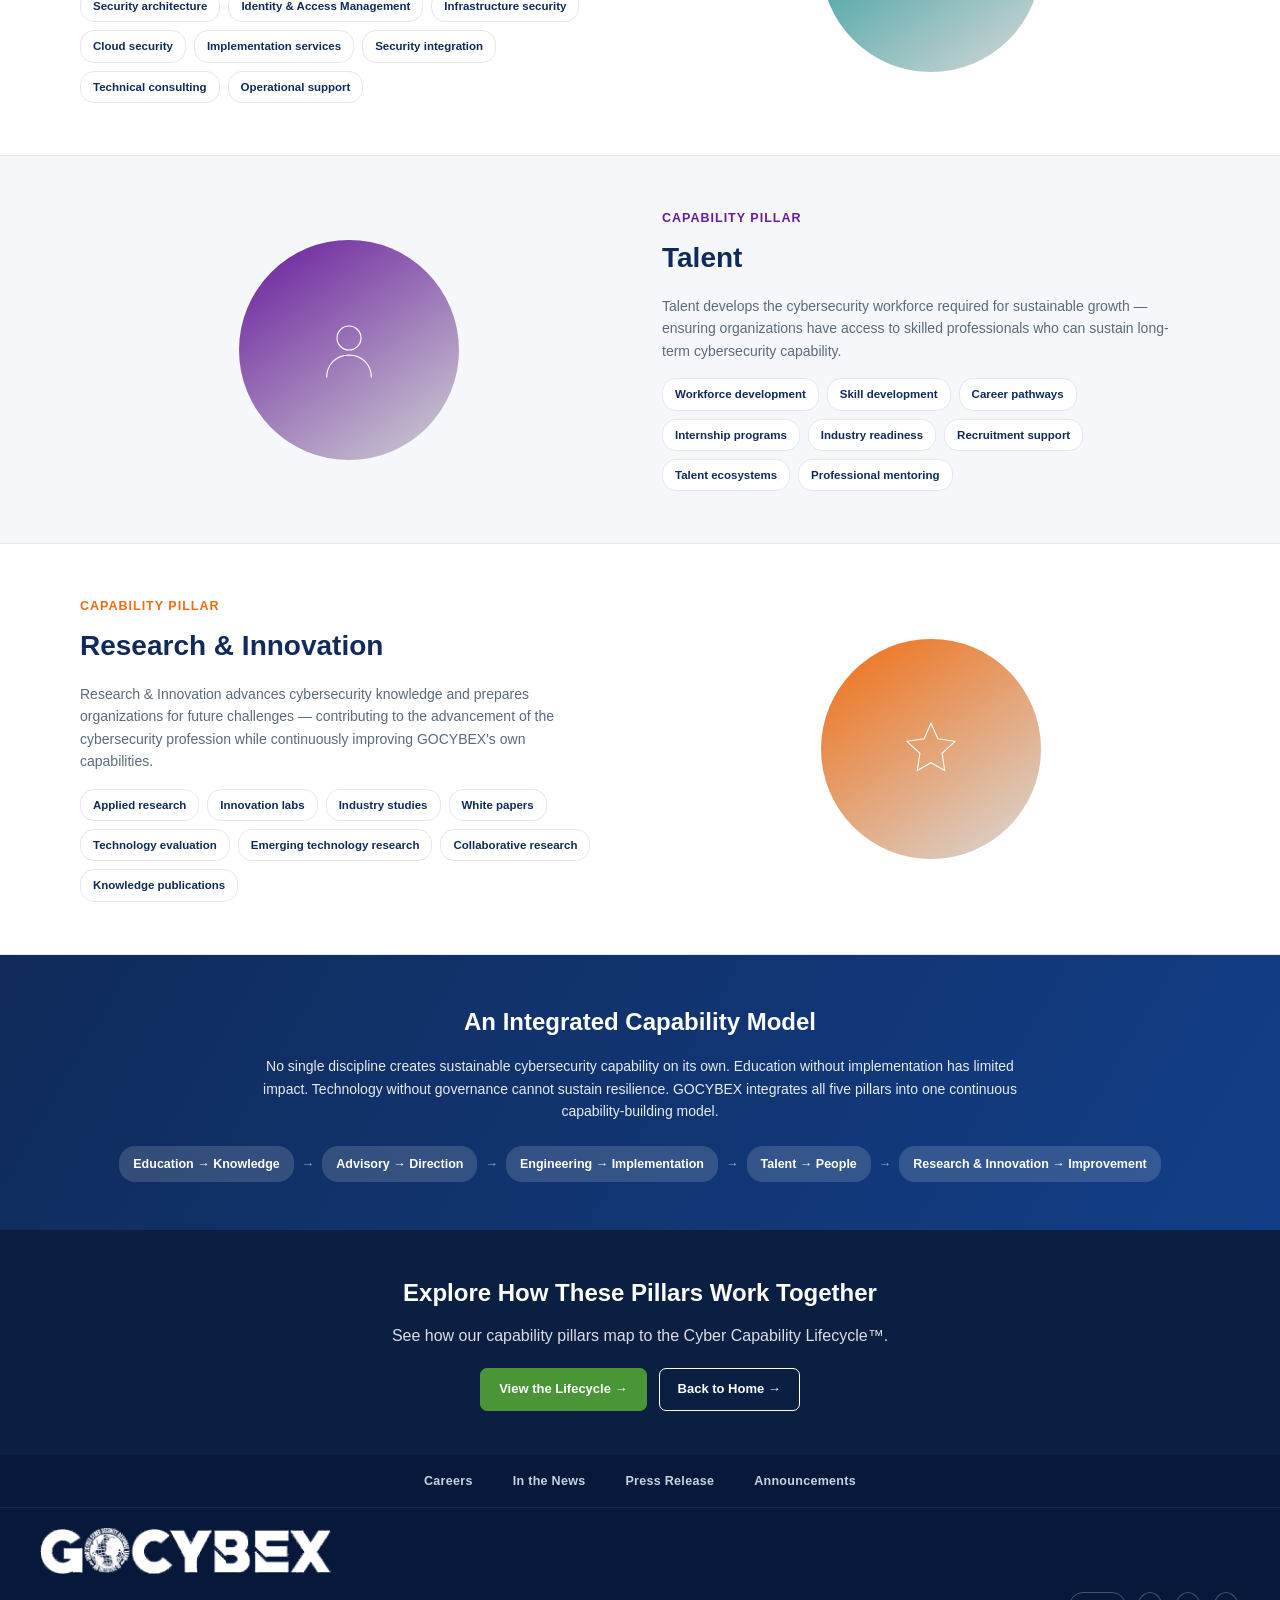
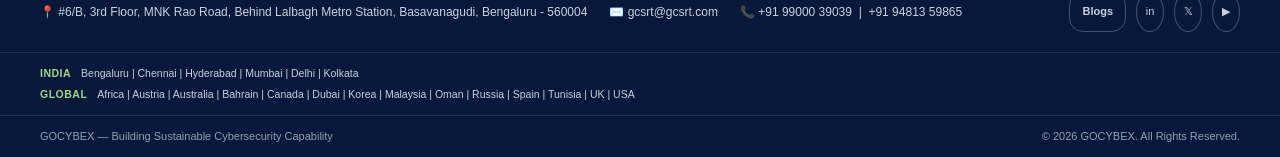
<file: capabilities.html>
<!DOCTYPE html>
<html lang="en">
<head>
<meta charset="UTF-8">
<title>Capabilities — GOCYBEX</title>
<meta name="viewport" content="width=device-width, initial-scale=1.0">
<style>
:root{
  --navy:#102b5b; --tech-blue:#123e87; --green:#4a9637; --orange:#f06d12;
  --purple:#681b9c; --teal:#0b8d91; --navy-deep:#0a1f42; --gray-bg:#F5F7FA; --gray-border:#E4E8ED;
  --text-dark:#1C2B3A; --text-gray:#5B6B7B; --white:#FFFFFF;
}
*{box-sizing:border-box; margin:0; padding:0;}
body{font-family:Arial,Helvetica,sans-serif; color:var(--text-dark); line-height:1.6; background:#fff;}
a{text-decoration:none; color:inherit;}
img{max-width:100%; display:block;}
.container{max-width:1200px; margin:0 auto; padding:0 40px;}
header{position:sticky; top:0; z-index:100; background:#fff; border-bottom:1px solid var(--gray-border); border-top:2px solid var(--navy); height:80px;}
.nav-wrap{display:flex; align-items:center; justify-content:space-between; height:100%; max-width:1400px; margin:0 auto; padding:0 40px;}
.logo{display:flex; align-items:center; gap:10px;}
nav ul{display:flex; gap:24px; list-style:none;}
nav ul li a{font-size:13.5px; font-weight:600; color:var(--text-dark);}
nav ul li a:hover{color:var(--navy);}
.nav-right{display:flex; align-items:center; gap:18px;}
.search-icon{width:18px; height:18px; color:var(--text-dark);}
.btn{display:inline-flex; align-items:center; gap:7px; font-weight:700; font-size:13px; padding:10px 18px; border-radius:7px; cursor:pointer; white-space:nowrap; transition:transform 0.2s ease, box-shadow 0.2s ease, filter 0.2s ease;}
.btn-primary{background:var(--green); color:#fff; border:1px solid var(--green);}
.btn-primary:hover{filter:brightness(0.92); transform:translateY(-2px); box-shadow:0 8px 16px rgba(74,150,55,0.3);}
.btn-secondary{background:transparent; color:var(--navy); border:1.5px solid var(--navy);}
.btn-secondary:hover{background:var(--navy); color:#fff; transform:translateY(-2px);}

.page-hero{background:linear-gradient(120deg, var(--navy), var(--tech-blue)); color:white; padding:52px 0; text-align:center;}
.page-hero .eyebrow{color:#9fd88a; font-weight:700; font-size:12px; letter-spacing:1px; text-transform:uppercase;}
.page-hero h1{font-size:34px; font-weight:800; margin-top:10px;}
.page-hero p{max-width:720px; margin:16px auto 0; font-size:15px; opacity:0.9;}

.overview{padding:44px 0; text-align:center; border-bottom:1px solid var(--gray-border);}
.overview h2{font-size:22px; font-weight:800; color:var(--navy); margin-bottom:12px;}
.overview p{max-width:760px; margin:0 auto 20px; font-size:14px; color:var(--text-gray);}
.jump-row{display:flex; justify-content:center; flex-wrap:wrap; gap:10px;}
.jump-chip{display:flex; align-items:center; gap:6px; font-size:12px; font-weight:700; padding:8px 14px; border-radius:18px; color:white; transition:transform .2s ease;}
.jump-chip:hover{transform:translateY(-3px);}

.pillar-section{padding:52px 0; border-bottom:1px solid var(--gray-border); scroll-margin-top:96px;}
.pillar-section.tinted{background:var(--gray-bg);}
.pillar-grid{display:grid; grid-template-columns:1fr 1fr; gap:44px; align-items:center;}
.pillar-grid.reverse .pillar-text{order:2;}
.pillar-grid.reverse .pillar-visual{order:1;}
.pillar-eyebrow{font-size:12.5px; font-weight:800; letter-spacing:1px; text-transform:uppercase; margin-bottom:8px;}
.pillar-text h2{font-size:28px; font-weight:800; color:var(--navy); margin-bottom:14px;}
.pillar-text p{font-size:14px; color:var(--text-gray); margin-bottom:16px; max-width:520px;}
.pillar-tags{display:flex; flex-wrap:wrap; gap:8px;}
.pillar-tag{font-size:11.5px; font-weight:600; padding:6px 12px; border-radius:14px; border:1px solid var(--gray-border); color:var(--navy); background:#fff;}
.pillar-visual{display:flex; align-items:center; justify-content:center;}
.pillar-circle{width:220px; height:220px; border-radius:50%; display:flex; align-items:center; justify-content:center;}
.pillar-circle svg{width:96px; height:96px; stroke:white; fill:none; stroke-width:1.3;}

.integration-band{padding:48px 0; text-align:center; background:linear-gradient(120deg, var(--navy), var(--tech-blue)); color:white;}
.integration-band h2{font-size:24px; font-weight:800; margin-bottom:14px;}
.integration-band p{max-width:760px; margin:0 auto; opacity:0.9; font-size:14px;}
.integration-flow{display:flex; justify-content:center; align-items:center; flex-wrap:wrap; gap:8px; margin-top:24px; font-size:12.5px; font-weight:700;}
.flow-node{padding:8px 14px; border-radius:16px; background:rgba(255,255,255,0.15);}
.flow-arrow{opacity:0.6;}

.cta-strip{background:var(--navy-deep); color:white; padding:44px 0; text-align:center;}
.cta-strip h2{font-size:24px; font-weight:800; margin-bottom:10px;}
.cta-strip p{opacity:0.85; margin-bottom:20px;}
.cta-strip .btns{display:flex; gap:12px; justify-content:center;}

footer{background:#08183a; color:#C7D2DE;}
.foot-top{display:flex; justify-content:space-between; align-items:center; flex-wrap:wrap; gap:18px; padding:20px 40px; max-width:1400px; margin:0 auto;}
.foot-brand{display:flex; align-items:center; gap:10px;}
.foot-contact{display:flex; gap:22px; flex-wrap:wrap; font-size:12px;}
.foot-social{display:flex; gap:10px;}
.foot-social a{width:28px; height:28px; border-radius:50%; border:1px solid rgba(255,255,255,0.25); display:flex; align-items:center; justify-content:center; font-size:11px;}
.foot-bottom{display:flex; justify-content:space-between; padding:12px 40px; font-size:11px; color:#8FA0B2; border-top:1px solid rgba(255,255,255,0.12); max-width:1400px; margin:0 auto;}
.tag{font-size:10.5px; color:#9FB0C2; margin-top:2px;}

.reveal{opacity:0; transform:translateY(24px); transition:opacity 0.6s ease, transform 0.6s ease;}
.reveal.in-view{opacity:1; transform:translateY(0);}

@media (max-width:1000px){
  nav ul{display:none;}
  .pillar-grid{grid-template-columns:1fr;}
  .pillar-grid.reverse .pillar-text, .pillar-grid.reverse .pillar-visual{order:0;}
}
@media (max-width:480px){
  .page-hero h1{font-size:26px;}
  .pillar-circle{width:170px; height:170px;}
  .pillar-circle svg{width:74px; height:74px;}
  .pillar-text h2{font-size:22px;}
}

.mobile-toggle{display:none; flex-direction:column; gap:5px; width:26px; height:26px; justify-content:center; cursor:pointer; background:none; border:none; padding:0; z-index:110;}
.mobile-toggle span{display:block; height:2px; width:100%; background:var(--navy); border-radius:2px; transition:transform .25s ease, opacity .25s ease;}
.mobile-toggle.active span:nth-child(1){transform:translateY(7px) rotate(45deg);}
.mobile-toggle.active span:nth-child(2){opacity:0;}
.mobile-toggle.active span:nth-child(3){transform:translateY(-7px) rotate(-45deg);}

@media (max-width:1000px){
  .mobile-toggle{display:flex;}
  nav ul{
    display:none;
    position:fixed; top:80px; left:0; right:0;
    background:#fff; flex-direction:column; gap:0;
    padding:6px 24px 18px; box-shadow:0 12px 24px rgba(16,43,91,0.12);
    max-height:calc(100vh - 80px); overflow-y:auto; z-index:99;
  }
  nav.nav-open ul{display:flex;}
  nav ul li{border-bottom:1px solid var(--gray-border); width:100%;}
  nav ul li a{display:block; padding:14px 2px; font-size:14.5px;}
  .nav-right{gap:10px;}
  .nav-right .btn{padding:9px 14px; font-size:12px;}
}
@media (max-width:480px){
  .nav-wrap{padding:0 18px;}
  .logo img{height:26px !important;}
}

.search-wrap{position:relative; display:flex; align-items:center;}
.search-btn{background:none; border:none; cursor:pointer; padding:4px; display:flex;}
.search-form{position:absolute; right:0; top:calc(100% + 10px); width:0; overflow:hidden; opacity:0; visibility:hidden; transition:width .25s ease, opacity .2s ease; background:#fff; border:1px solid var(--gray-border); border-radius:8px; box-shadow:0 10px 24px rgba(16,43,91,0.15);}
.search-wrap.open .search-form{width:220px; opacity:1; visibility:visible;}
.search-form input{width:100%; border:none; padding:10px 14px; font-size:13px; border-radius:8px; outline:none;}
@media (max-width:1000px){
  .search-form{right:auto; left:0;}
  .search-wrap.open .search-form{width:200px;}
}

.foot-locations{border-top:1px solid rgba(255,255,255,0.1); padding:10px 0;}
.loc-row{display:flex; align-items:baseline; gap:10px; flex-wrap:wrap; font-size:10.5px; padding:2px 40px;}
.loc-label{font-weight:800; color:#9fd88a; letter-spacing:0.5px; flex-shrink:0;}
.loc-list{color:#C7D2DE; line-height:1.6;}
@media (max-width:600px){ .loc-row{padding:2px 20px; flex-direction:column; gap:2px;} }
</style>
  <link rel="icon" type="image/svg+xml" href="assets/favicon.svg">
  <link rel="icon" type="image/png" sizes="32x32" href="assets/favicon-32.png">
  <link rel="icon" type="image/png" sizes="16x16" href="assets/favicon-16.png">
  <link rel="apple-touch-icon" sizes="180x180" href="assets/apple-touch-icon.png">
  <link rel="stylesheet" href="assets/responsive.css">
</head>
<body>

<header>
  <div class="container nav-wrap">
    <div class="logo">
      <a href="index.html" aria-label="GOCYBEX home" style="display:inline-block;"><img src="assets/logo-header.png" alt="GOCYBEX logo" style="height:44px; width:auto; object-fit:contain;"></a>
    </div>
    <nav>
      <ul>
        <li><a href="about.html">About Us</a></li>
        <li><a href="lifecycle.html">Cyber Capability Lifecycle<sup style="font-size:0.5em;">TM</sup></a></li>
        <li><a href="capabilities.html" style="color:#4a9637;">Capabilities</a></li>
        <li><a href="industries.html">Industries</a></li>
        <li><a href="insights.html">Insights</a></li>
        <li><a href="resources.html">Resources</a></li>
        <li><a href="ecosystem.html">Ecosystem</a></li>
        <li><a href="contact.html">Contact</a></li>
      </ul>
    </nav>
    <div class="nav-right">
      <div class="search-wrap">
        <button class="search-btn" aria-label="Search GOCYBEX" type="button">
          <svg class="search-icon" viewBox="0 0 24 24" fill="none" stroke="currentColor" stroke-width="2"><circle cx="11" cy="11" r="7"/><line x1="21" y1="21" x2="16.65" y2="16.65"/></svg>
        </button>
        <form class="search-form">
          <input type="text" placeholder="Search GOCYBEX...">
        </form>
      </div>
      <a class="btn btn-primary" href="https://calendly.com/gocybex" target="_blank" rel="noopener">Schedule a Consultation →</a>
    <button class="mobile-toggle" aria-label="Toggle menu" aria-expanded="false">
      <span></span><span></span><span></span>
    </button>
    </div>
  </div>
</header>

<section class="page-hero">
  <div class="container">
    <div class="eyebrow">Our Capabilities</div>
    <h1>Five Integrated Capability Pillars</h1>
    <p>GOCYBEX organizes its work around five interconnected capability pillars — Education, Advisory, Engineering, Talent, and Research & Innovation — that together build sustainable cybersecurity capability rather than isolated services.</p>
  </div>
</section>

<section class="overview reveal">
  <div class="container">
    <h2>Jump to a Pillar</h2>
    <p>Each pillar complements and reinforces the others — customers experience GOCYBEX as a single integrated organization, regardless of entry point.</p>
    <div class="jump-row"><a href="#education" class="jump-chip" style="background:#102b5b;">Education</a><a href="#advisory" class="jump-chip" style="background:#4a9637;">Advisory</a><a href="#engineering" class="jump-chip" style="background:#0b8d91;">Engineering</a><a href="#talent" class="jump-chip" style="background:#681b9c;">Talent</a><a href="#research" class="jump-chip" style="background:#f06d12;">Research & Innovation</a></div>
  </div>
</section>


<section class="pillar-section reveal" id="education">
  <div class="container pillar-grid">
    <div class="pillar-text">
      <div class="pillar-eyebrow" style="color:#102b5b;">Capability Pillar</div>
      <h2>Education</h2>
      <p>Education establishes the knowledge foundation upon which sustainable cybersecurity capability is built — developing cybersecurity knowledge, professional competence, and organizational awareness across every level of an organization.</p>
      <div class="pillar-tags"><span class="pillar-tag">Executive education</span><span class="pillar-tag">Professional certification programs</span><span class="pillar-tag">Faculty development</span><span class="pillar-tag">Student learning</span><span class="pillar-tag">Corporate training</span><span class="pillar-tag">Cybersecurity awareness</span><span class="pillar-tag">Workshops & bootcamps</span><span class="pillar-tag">Learning platforms</span></div>
    </div>
    <div class="pillar-visual">
      <div class="pillar-circle" style="background:linear-gradient(145deg,#102b5b,rgba(0,0,0,0.15));">
        <svg viewBox="0 0 112 112"><path d="M56 30l-30 14 30 14 30-14z"/><path d="M40 48v14c0 6 7 11 16 11s16-5 16-11V48"/></svg>
      </div>
    </div>
  </div>
</section>

<section class="pillar-section tinted reveal" id="advisory">
  <div class="container pillar-grid reverse">
    <div class="pillar-text">
      <div class="pillar-eyebrow" style="color:#4a9637;">Capability Pillar</div>
      <h2>Advisory</h2>
      <p>Advisory helps organizations make informed strategic decisions — strengthening leadership, governance, and strategic decision-making through evidence-based guidance rather than generic recommendations.</p>
      <div class="pillar-tags"><span class="pillar-tag">Cybersecurity strategy</span><span class="pillar-tag">Risk advisory</span><span class="pillar-tag">Governance consulting</span><span class="pillar-tag">Compliance advisory</span><span class="pillar-tag">Capability assessments</span><span class="pillar-tag">Maturity evaluations</span><span class="pillar-tag">Digital transformation consulting</span><span class="pillar-tag">Policy development</span></div>
    </div>
    <div class="pillar-visual">
      <div class="pillar-circle" style="background:linear-gradient(145deg,#4a9637,rgba(0,0,0,0.15));">
        <svg viewBox="0 0 112 112"><path d="M34 82V50a22 22 0 0 1 44 0v32"/><rect x="28" y="76" width="12" height="14" rx="2"/><rect x="72" y="76" width="12" height="14" rx="2"/></svg>
      </div>
    </div>
  </div>
</section>

<section class="pillar-section reveal" id="engineering">
  <div class="container pillar-grid">
    <div class="pillar-text">
      <div class="pillar-eyebrow" style="color:#0b8d91;">Capability Pillar</div>
      <h2>Engineering</h2>
      <p>Engineering transforms strategy into operational capability — enabling organizations to implement cybersecurity solutions that are scalable, secure, and aligned with business objectives.</p>
      <div class="pillar-tags"><span class="pillar-tag">Security architecture</span><span class="pillar-tag">Identity & Access Management</span><span class="pillar-tag">Infrastructure security</span><span class="pillar-tag">Cloud security</span><span class="pillar-tag">Implementation services</span><span class="pillar-tag">Security integration</span><span class="pillar-tag">Technical consulting</span><span class="pillar-tag">Operational support</span></div>
    </div>
    <div class="pillar-visual">
      <div class="pillar-circle" style="background:linear-gradient(145deg,#0b8d91,rgba(0,0,0,0.15));">
        <svg viewBox="0 0 112 112"><circle cx="56" cy="56" r="10"/><path d="M56 30v8M56 74v8M30 56h8M74 56h8M38 38l6 6M68 68l6 6M38 74l6-6M68 44l6-6"/></svg>
      </div>
    </div>
  </div>
</section>

<section class="pillar-section tinted reveal" id="talent">
  <div class="container pillar-grid reverse">
    <div class="pillar-text">
      <div class="pillar-eyebrow" style="color:#681b9c;">Capability Pillar</div>
      <h2>Talent</h2>
      <p>Talent develops the cybersecurity workforce required for sustainable growth — ensuring organizations have access to skilled professionals who can sustain long-term cybersecurity capability.</p>
      <div class="pillar-tags"><span class="pillar-tag">Workforce development</span><span class="pillar-tag">Skill development</span><span class="pillar-tag">Career pathways</span><span class="pillar-tag">Internship programs</span><span class="pillar-tag">Industry readiness</span><span class="pillar-tag">Recruitment support</span><span class="pillar-tag">Talent ecosystems</span><span class="pillar-tag">Professional mentoring</span></div>
    </div>
    <div class="pillar-visual">
      <div class="pillar-circle" style="background:linear-gradient(145deg,#681b9c,rgba(0,0,0,0.15));">
        <svg viewBox="0 0 112 112"><circle cx="56" cy="42" r="14"/><path d="M30 88c0-16 12-26 26-26s26 10 26 26"/></svg>
      </div>
    </div>
  </div>
</section>

<section class="pillar-section reveal" id="research">
  <div class="container pillar-grid">
    <div class="pillar-text">
      <div class="pillar-eyebrow" style="color:#f06d12;">Capability Pillar</div>
      <h2>Research & Innovation</h2>
      <p>Research & Innovation advances cybersecurity knowledge and prepares organizations for future challenges — contributing to the advancement of the cybersecurity profession while continuously improving GOCYBEX's own capabilities.</p>
      <div class="pillar-tags"><span class="pillar-tag">Applied research</span><span class="pillar-tag">Innovation labs</span><span class="pillar-tag">Industry studies</span><span class="pillar-tag">White papers</span><span class="pillar-tag">Technology evaluation</span><span class="pillar-tag">Emerging technology research</span><span class="pillar-tag">Collaborative research</span><span class="pillar-tag">Knowledge publications</span></div>
    </div>
    <div class="pillar-visual">
      <div class="pillar-circle" style="background:linear-gradient(145deg,#f06d12,rgba(0,0,0,0.15));">
        <svg viewBox="0 0 112 112"><path d="M56 26l8 18 20 3-15 14 3 20-16-9-16 9 3-20-15-14 20-3z"/></svg>
      </div>
    </div>
  </div>
</section>


<section class="integration-band reveal">
  <div class="container">
    <h2>An Integrated Capability Model</h2>
    <p>No single discipline creates sustainable cybersecurity capability on its own. Education without implementation has limited impact. Technology without governance cannot sustain resilience. GOCYBEX integrates all five pillars into one continuous capability-building model.</p>
    <div class="integration-flow"><div class="flow-node">Education → Knowledge</div><div class="flow-arrow">→</div><div class="flow-node">Advisory → Direction</div><div class="flow-arrow">→</div><div class="flow-node">Engineering → Implementation</div><div class="flow-arrow">→</div><div class="flow-node">Talent → People</div><div class="flow-arrow">→</div><div class="flow-node">Research & Innovation → Improvement</div></div>
  </div>
</section>

<section class="cta-strip reveal">
  <div class="container">
    <h2>Explore How These Pillars Work Together</h2>
    <p>See how our capability pillars map to the Cyber Capability Lifecycle&#8482;.</p>
    <div class="btns">
      <a class="btn btn-primary" href="lifecycle.html">View the Lifecycle →</a>
      <a class="btn btn-secondary" style="background:transparent;color:#fff;border:1.5px solid #fff;" href="index.html">Back to Home →</a>
    </div>
  </div>
</section>

<section class="pre-footer-links" style="background:#08183a !important;padding:16px 0 !important;border-bottom:1px solid rgba(255,255,255,0.08);">
  <div class="container pre-footer-inner" style="display:flex !important;justify-content:center !important;align-items:center;gap:40px;flex-wrap:wrap;text-align:center;">
    <a href="careers.html" style="color:#C7D2DE !important;font-size:12.5px;font-weight:700;letter-spacing:0.3px;text-decoration:none;">Careers</a>
    <a href="news.html" style="color:#C7D2DE !important;font-size:12.5px;font-weight:700;letter-spacing:0.3px;text-decoration:none;">In the News</a>
    <a href="press-release.html" style="color:#C7D2DE !important;font-size:12.5px;font-weight:700;letter-spacing:0.3px;text-decoration:none;">Press Release</a>
    <a href="announcements.html" style="color:#C7D2DE !important;font-size:12.5px;font-weight:700;letter-spacing:0.3px;text-decoration:none;">Announcements</a>
  </div>
</section>

<footer class="reveal">
  <div class="foot-top">
    <div class="foot-brand">
      <a href="index.html" aria-label="GOCYBEX home" style="display:inline-block;"><img src="assets/logo-footer.png" alt="GOCYBEX logo" style="height:46px; width:auto; object-fit:contain; display:block;"></a>
    </div>
    <div class="foot-contact">
      <a href="https://maps.app.goo.gl/YukK5HfaoA8zEjeB6" target="_blank" rel="noopener" style="color:inherit; text-decoration:none;">📍 #6/B, 3rd Floor, MNK Rao Road, Behind Lalbagh Metro Station, Basavanagudi, Bengaluru - 560004</a>
      <span>✉️ gcsrt@gcsrt.com</span>
      <span>📞 +91 99000 39039 &nbsp;|&nbsp; +91 94813 59865</span>
    </div>
    <div class="foot-social">
      <a href="insights.html#articles" style="width:auto; border-radius:14px; padding:0 12px; font-size:11px; font-weight:700;">Blogs</a>
      <a href="https://linkedin.com/company/inngocybex/" target="_blank" rel="noopener" aria-label="LinkedIn">in</a>
      <a href="#" target="_blank" rel="noopener" aria-label="X">𝕏</a>
      <a href="#" target="_blank" rel="noopener" aria-label="YouTube">▶</a>
    </div>
  </div>
  <div class="foot-locations">
    
      <div class="loc-row"><span class="loc-label">INDIA</span><span class="loc-list">Bengaluru | Chennai | Hyderabad | Mumbai | Delhi | Kolkata</span></div>
      <div class="loc-row"><span class="loc-label">GLOBAL</span><span class="loc-list">Africa | Austria | Australia | Bahrain | Canada | Dubai | Korea | Malaysia | Oman | Russia | Spain | Tunisia | UK | USA</span></div>
    
  </div>
<div class="foot-bottom">
    <span>GOCYBEX — Building Sustainable Cybersecurity Capability</span>
    <span>© 2026 GOCYBEX. All Rights Reserved.</span>
  </div>
</footer>

<script src="assets/main.js" defer></script>

</body>
</html>
</file>
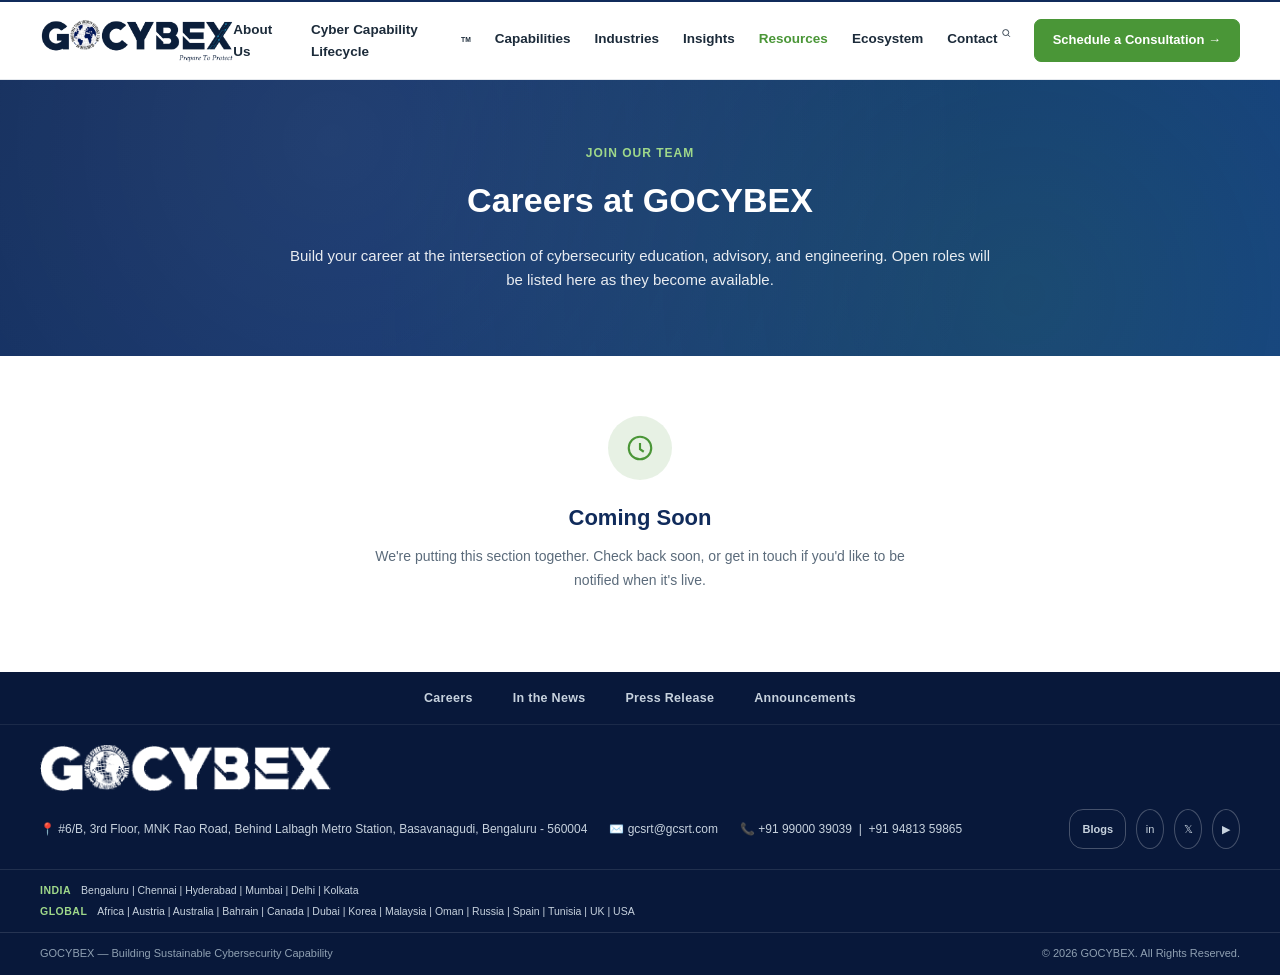
<file: careers.html>
<!DOCTYPE html>
<html lang="en">
<head>
<meta charset="UTF-8">
<title>Careers — GOCYBEX</title>
<meta name="viewport" content="width=device-width, initial-scale=1.0">
<style>
:root{
  --navy:#102b5b; --tech-blue:#123e87; --green:#4a9637; --orange:#f06d12;
  --purple:#681b9c; --teal:#0b8d91; --navy-deep:#0a1f42; --gray-bg:#F5F7FA; --gray-border:#E4E8ED;
  --text-dark:#1C2B3A; --text-gray:#5B6B7B; --white:#FFFFFF;
}
*{box-sizing:border-box; margin:0; padding:0;}
body{font-family:Arial,Helvetica,sans-serif; color:var(--text-dark); line-height:1.6; background:#fff; overflow-x:hidden;}
a{text-decoration:none; color:inherit;}
img{max-width:100%; display:block;}
.container{max-width:1200px; margin:0 auto; padding:0 40px;}
header{position:sticky; top:0; z-index:100; background:#fff; border-bottom:1px solid var(--gray-border); border-top:2px solid var(--navy); height:80px;}
.nav-wrap{display:flex; align-items:center; justify-content:space-between; height:100%; max-width:1400px; margin:0 auto; padding:0 40px;}
.logo{display:flex; align-items:center; gap:10px;}
nav ul{display:flex; gap:24px; list-style:none;}
nav ul li a{font-size:13.5px; font-weight:600; color:var(--text-dark);}
nav ul li a:hover{color:var(--navy);}
.nav-right{display:flex; align-items:center; gap:18px;}
.search-icon{width:18px; height:18px; color:var(--text-dark);}
.btn{display:inline-flex; align-items:center; gap:7px; font-weight:700; font-size:13px; padding:10px 18px; border-radius:7px; cursor:pointer; white-space:nowrap; transition:transform 0.2s ease, box-shadow 0.2s ease, filter 0.2s ease;}
.btn-primary{background:var(--green); color:#fff; border:1px solid var(--green);}
.btn-primary:hover{filter:brightness(0.92); transform:translateY(-2px); box-shadow:0 8px 16px rgba(74,150,55,0.3);}
.btn-secondary{background:transparent; color:var(--navy); border:1.5px solid var(--navy);}
.btn-secondary:hover{background:var(--navy); color:#fff; transform:translateY(-2px);}

.page-hero{position:relative; overflow:hidden; background:linear-gradient(120deg, var(--navy), var(--tech-blue)); color:white; padding:64px 0; text-align:center;}
.page-hero .parallax-bg{position:absolute; inset:-20% -10%; background:radial-gradient(circle at 30% 30%, rgba(255,255,255,0.08), transparent 60%), radial-gradient(circle at 75% 70%, rgba(74,150,55,0.18), transparent 55%); will-change:transform;}
.page-hero .content{position:relative; z-index:1;}
.page-hero .eyebrow{color:#9fd88a; font-weight:700; font-size:12px; letter-spacing:1px; text-transform:uppercase;}
.page-hero h1{font-size:34px; font-weight:800; margin-top:10px;}
.page-hero p{max-width:720px; margin:16px auto 0; font-size:15px; opacity:0.9;}

.cta-strip{background:var(--navy-deep); color:white; padding:44px 0; text-align:center;}
.cta-strip h2{font-size:24px; font-weight:800; margin-bottom:10px;}
.cta-strip p{opacity:0.85; margin-bottom:20px;}
.cta-strip .btns{display:flex; gap:12px; justify-content:center;}

footer{background:#08183a; color:#C7D2DE;}
.foot-top{display:flex; justify-content:space-between; align-items:center; flex-wrap:wrap; gap:18px; padding:20px 40px; max-width:1400px; margin:0 auto;}
.foot-brand{display:flex; align-items:center; gap:10px;}
.foot-contact{display:flex; gap:22px; flex-wrap:wrap; font-size:12px;}
.foot-social{display:flex; gap:10px;}
.foot-social a{width:28px; height:28px; border-radius:50%; border:1px solid rgba(255,255,255,0.25); display:flex; align-items:center; justify-content:center; font-size:11px;}
.foot-bottom{display:flex; justify-content:space-between; padding:12px 40px; font-size:11px; color:#8FA0B2; border-top:1px solid rgba(255,255,255,0.12); max-width:1400px; margin:0 auto;}
.tag{font-size:10.5px; color:#9FB0C2; margin-top:2px;}

.reveal{opacity:0; transform:translateY(24px); transition:opacity 0.7s ease, transform 0.7s ease;}
.reveal.in-view{opacity:1; transform:translateY(0);}
.reveal.delay1.in-view{transition-delay:0.08s;}
.reveal.delay2.in-view{transition-delay:0.16s;}
.reveal.delay3.in-view{transition-delay:0.24s;}

@media (max-width:1000px){ nav ul{display:none;} }
@media (max-width:480px){
  .page-hero h1{font-size:26px;}
  .download-item{flex-direction:column; align-items:flex-start; gap:8px;}
}

.res-grid{display:grid; grid-template-columns:repeat(3,1fr); gap:20px; padding:44px 0;}
.res-card{background:#fff; border:1px solid var(--gray-border); border-radius:14px; padding:24px; transition:transform .25s ease, box-shadow .25s ease;}
.res-card:hover{transform:translateY(-6px); box-shadow:0 14px 28px rgba(16,43,91,0.14);}
.res-icon{width:44px; height:44px; border-radius:12px; display:flex; align-items:center; justify-content:center; margin-bottom:14px;}
.res-icon svg{width:22px; height:22px;}
.res-card h3{font-size:16px; font-weight:800; color:var(--navy); margin-bottom:8px;}
.res-card p{font-size:12.5px; color:var(--text-gray); margin-bottom:14px;}
.res-card a{font-size:12px; font-weight:700; color:var(--navy);}

.download-row{display:flex; flex-direction:column; gap:10px; margin-top:20px;}
.download-item{display:flex; align-items:center; justify-content:space-between; background:#fff; border:1px solid var(--gray-border); border-radius:10px; padding:14px 18px; transition:transform .2s ease, box-shadow .2s ease;}
.download-item:hover{transform:translateX(4px); box-shadow:0 8px 18px rgba(16,43,91,0.1);}
.download-item .dname{font-size:13.5px; font-weight:700; color:var(--navy);}
.download-item .dmeta{font-size:11px; color:var(--text-gray);}
.download-item .dbtn{font-size:11.5px; font-weight:700; color:var(--green);}

@media (max-width:1000px){ .res-grid{grid-template-columns:1fr;} }

.mobile-toggle{display:none; flex-direction:column; gap:5px; width:26px; height:26px; justify-content:center; cursor:pointer; background:none; border:none; padding:0; z-index:110;}
.mobile-toggle span{display:block; height:2px; width:100%; background:var(--navy); border-radius:2px; transition:transform .25s ease, opacity .25s ease;}
.mobile-toggle.active span:nth-child(1){transform:translateY(7px) rotate(45deg);}
.mobile-toggle.active span:nth-child(2){opacity:0;}
.mobile-toggle.active span:nth-child(3){transform:translateY(-7px) rotate(-45deg);}

@media (max-width:1000px){
  .mobile-toggle{display:flex;}
  nav ul{
    display:none;
    position:fixed; top:80px; left:0; right:0;
    background:#fff; flex-direction:column; gap:0;
    padding:6px 24px 18px; box-shadow:0 12px 24px rgba(16,43,91,0.12);
    max-height:calc(100vh - 80px); overflow-y:auto; z-index:99;
  }
  nav.nav-open ul{display:flex;}
  nav ul li{border-bottom:1px solid var(--gray-border); width:100%;}
  nav ul li a{display:block; padding:14px 2px; font-size:14.5px;}
  .nav-right{gap:10px;}
  .nav-right .btn{padding:9px 14px; font-size:12px;}
}
@media (max-width:480px){
  .nav-wrap{padding:0 18px;}
  .logo img{height:26px !important;}
}

.search-wrap{position:relative; display:flex; align-items:center;}
.search-btn{background:none; border:none; cursor:pointer; padding:4px; display:flex;}
.search-form{position:absolute; right:0; top:calc(100% + 10px); width:0; overflow:hidden; opacity:0; visibility:hidden; transition:width .25s ease, opacity .2s ease; background:#fff; border:1px solid var(--gray-border); border-radius:8px; box-shadow:0 10px 24px rgba(16,43,91,0.15);}
.search-wrap.open .search-form{width:220px; opacity:1; visibility:visible;}
.search-form input{width:100%; border:none; padding:10px 14px; font-size:13px; border-radius:8px; outline:none;}
@media (max-width:1000px){
  .search-form{right:auto; left:0;}
  .search-wrap.open .search-form{width:200px;}
}

.foot-locations{border-top:1px solid rgba(255,255,255,0.1); padding:10px 0;}
.loc-row{display:flex; align-items:baseline; gap:10px; flex-wrap:wrap; font-size:10.5px; padding:2px 40px;}
.loc-label{font-weight:800; color:#9fd88a; letter-spacing:0.5px; flex-shrink:0;}
.loc-list{color:#C7D2DE; line-height:1.6;}
@media (max-width:600px){ .loc-row{padding:2px 20px; flex-direction:column; gap:2px;} }
</style>
  <link rel="icon" type="image/svg+xml" href="assets/favicon.svg">
  <link rel="icon" type="image/png" sizes="32x32" href="assets/favicon-32.png">
  <link rel="icon" type="image/png" sizes="16x16" href="assets/favicon-16.png">
  <link rel="apple-touch-icon" sizes="180x180" href="assets/apple-touch-icon.png">
  <link rel="stylesheet" href="assets/responsive.css">
</head>
<body>

<header>
  <div class="container nav-wrap">
    <div class="logo">
      <a href="index.html" aria-label="GOCYBEX home" style="display:inline-block;"><img src="assets/logo-header.png" alt="GOCYBEX logo" style="height:44px; width:auto; object-fit:contain;"></a>
    </div>
    <nav>
      <ul>
        <li><a href="about.html">About Us</a></li>
        <li><a href="lifecycle.html">Cyber Capability Lifecycle<sup style="font-size:0.5em;">TM</sup></a></li>
        <li><a href="capabilities.html">Capabilities</a></li>
        <li><a href="industries.html">Industries</a></li>
        <li><a href="insights.html">Insights</a></li>
        <li><a href="resources.html" style="color:#4a9637;">Resources</a></li>
        <li><a href="ecosystem.html">Ecosystem</a></li>
        <li><a href="contact.html">Contact</a></li>
      </ul>
    </nav>
    <div class="nav-right">
      <div class="search-wrap">
        <button class="search-btn" aria-label="Search GOCYBEX" type="button">
          <svg class="search-icon" viewBox="0 0 24 24" fill="none" stroke="currentColor" stroke-width="2"><circle cx="11" cy="11" r="7"/><line x1="21" y1="21" x2="16.65" y2="16.65"/></svg>
        </button>
        <form class="search-form">
          <input type="text" placeholder="Search GOCYBEX...">
        </form>
      </div>
      <a class="btn btn-primary" href="https://calendly.com/gocybex" target="_blank" rel="noopener">Schedule a Consultation →</a>
    <button class="mobile-toggle" aria-label="Toggle menu" aria-expanded="false">
      <span></span><span></span><span></span>
    </button>
    </div>
  </div>
</header>

<section class="page-hero">
  <div class="parallax-bg"></div>
  <div class="container content">
    <div class="eyebrow">Join Our Team</div>
    <h1>Careers at GOCYBEX</h1>
    <p>Build your career at the intersection of cybersecurity education, advisory, and engineering. Open roles will be listed here as they become available.</p>
  </div>
</section>

<section class="container reveal" style="padding:60px 40px 80px; text-align:center;">
  <div style="max-width:560px; margin:0 auto;">
    <div style="width:64px; height:64px; margin:0 auto 20px; border-radius:50%; background:#4a963722; display:flex; align-items:center; justify-content:center;">
      <svg viewBox="0 0 24 24" fill="none" stroke="#4a9637" stroke-width="1.7" width="30" height="30"><circle cx="12" cy="12" r="9"/><path d="M12 8v5l3 2"/></svg>
    </div>
    <h2 style="font-size:22px; font-weight:800; color:var(--navy); margin-bottom:10px;">Coming Soon</h2>
    <p style="color:var(--text-gray); font-size:14px; line-height:1.7;">We're putting this section together. Check back soon, or get in touch if you'd like to be notified when it's live.</p>
  </div>
</section>

<section class="pre-footer-links" style="background:#08183a !important;padding:16px 0 !important;border-bottom:1px solid rgba(255,255,255,0.08);">
  <div class="container pre-footer-inner" style="display:flex !important;justify-content:center !important;align-items:center;gap:40px;flex-wrap:wrap;text-align:center;">
    <a href="careers.html" style="color:#C7D2DE !important;font-size:12.5px;font-weight:700;letter-spacing:0.3px;text-decoration:none;">Careers</a>
    <a href="news.html" style="color:#C7D2DE !important;font-size:12.5px;font-weight:700;letter-spacing:0.3px;text-decoration:none;">In the News</a>
    <a href="press-release.html" style="color:#C7D2DE !important;font-size:12.5px;font-weight:700;letter-spacing:0.3px;text-decoration:none;">Press Release</a>
    <a href="announcements.html" style="color:#C7D2DE !important;font-size:12.5px;font-weight:700;letter-spacing:0.3px;text-decoration:none;">Announcements</a>
  </div>
</section>

<footer class="reveal">
  <div class="foot-top">
    <div class="foot-brand">
      <a href="index.html" aria-label="GOCYBEX home" style="display:inline-block;"><img src="assets/logo-footer.png" alt="GOCYBEX logo" style="height:46px; width:auto; object-fit:contain; display:block;"></a>
    </div>
    <div class="foot-contact">
      <a href="https://maps.app.goo.gl/YukK5HfaoA8zEjeB6" target="_blank" rel="noopener" style="color:inherit; text-decoration:none;">📍 #6/B, 3rd Floor, MNK Rao Road, Behind Lalbagh Metro Station, Basavanagudi, Bengaluru - 560004</a>
      <span>✉️ gcsrt@gcsrt.com</span>
      <span>📞 +91 99000 39039 &nbsp;|&nbsp; +91 94813 59865</span>
    </div>
    <div class="foot-social">
      <a href="insights.html#articles" style="width:auto; border-radius:14px; padding:0 12px; font-size:11px; font-weight:700;">Blogs</a>
      <a href="https://linkedin.com/company/inngocybex/" target="_blank" rel="noopener" aria-label="LinkedIn">in</a>
      <a href="#" target="_blank" rel="noopener" aria-label="X">𝕏</a>
      <a href="#" target="_blank" rel="noopener" aria-label="YouTube">▶</a>
    </div>
  </div>
  <div class="foot-locations">
    
      <div class="loc-row"><span class="loc-label">INDIA</span><span class="loc-list">Bengaluru | Chennai | Hyderabad | Mumbai | Delhi | Kolkata</span></div>
      <div class="loc-row"><span class="loc-label">GLOBAL</span><span class="loc-list">Africa | Austria | Australia | Bahrain | Canada | Dubai | Korea | Malaysia | Oman | Russia | Spain | Tunisia | UK | USA</span></div>
    
  </div>
<div class="foot-bottom">
    <span>GOCYBEX — Building Sustainable Cybersecurity Capability</span>
    <span>© 2026 GOCYBEX. All Rights Reserved.</span>
  </div>
</footer>


<script src="assets/main.js" defer></script>

</body>
</html>
</file>
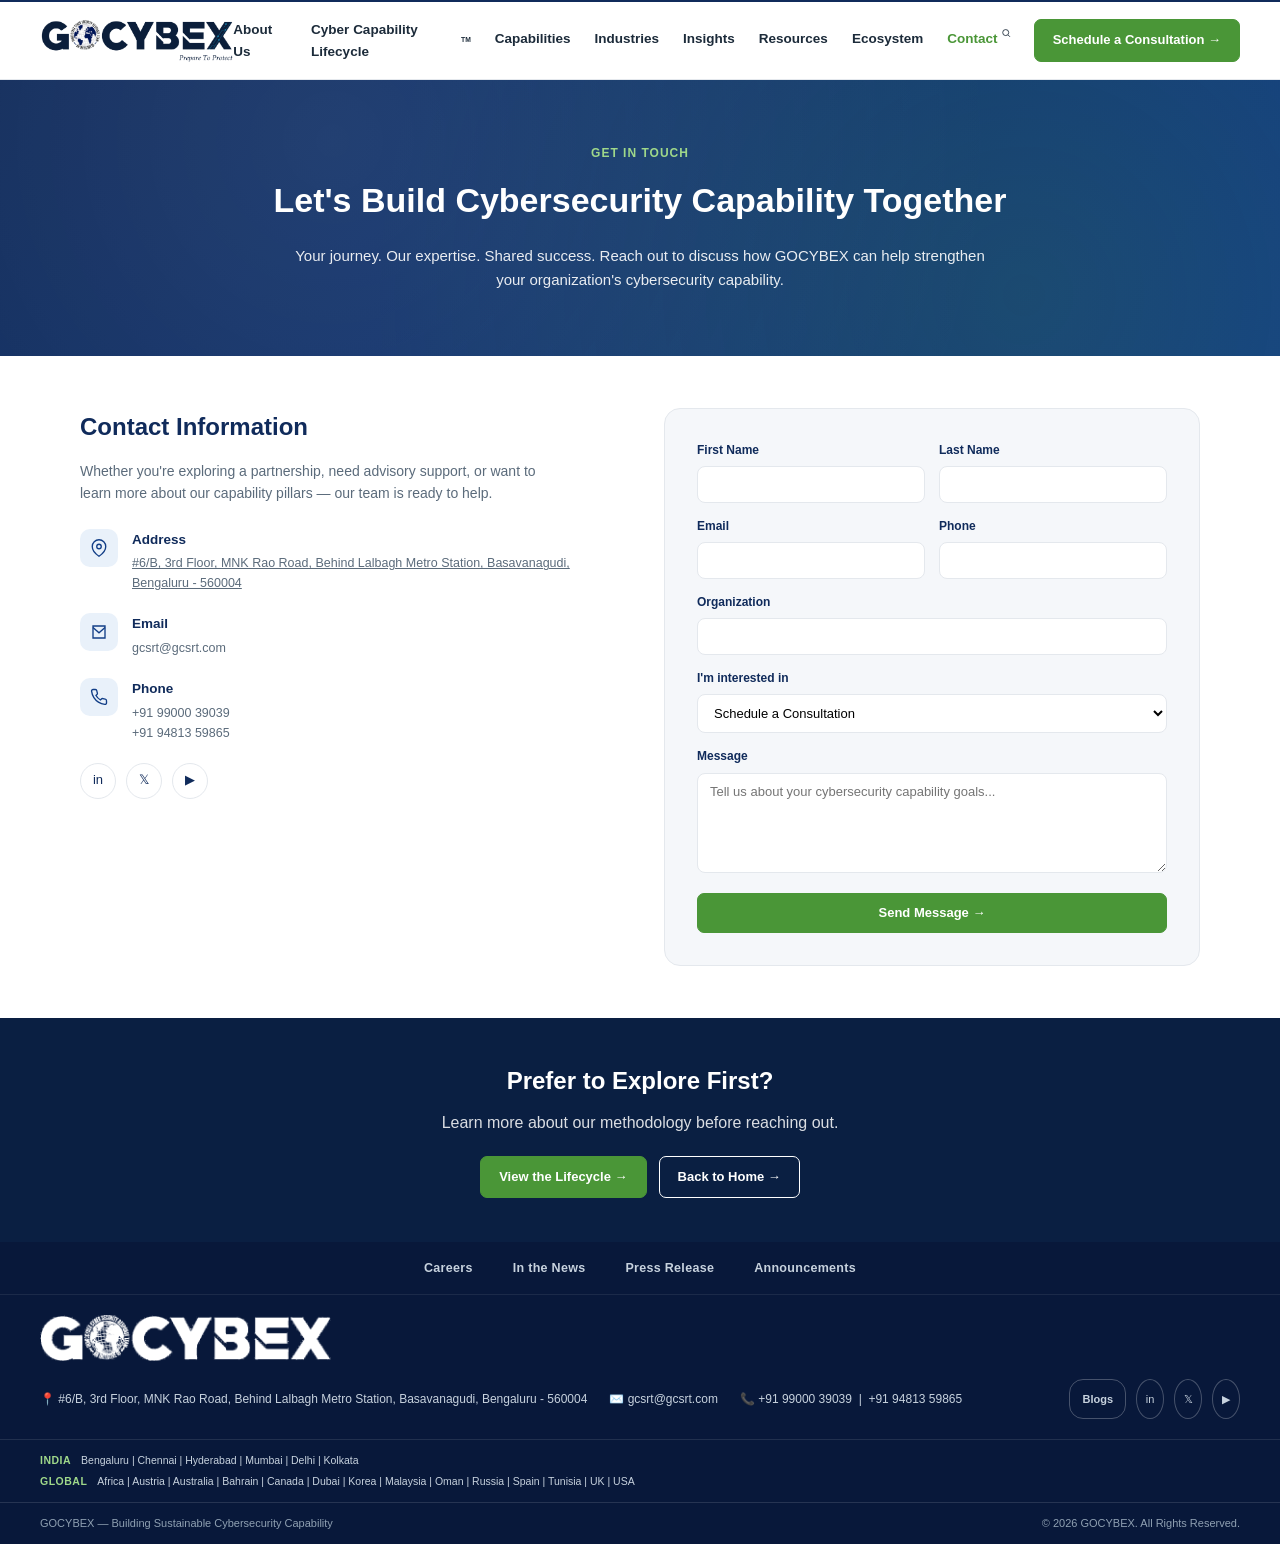
<file: contact.html>
<!DOCTYPE html>
<html lang="en">
<head>
<meta charset="UTF-8">
<title>Contact — GOCYBEX</title>
<meta name="viewport" content="width=device-width, initial-scale=1.0">
<style>
:root{
  --navy:#102b5b; --tech-blue:#123e87; --green:#4a9637; --orange:#f06d12;
  --purple:#681b9c; --teal:#0b8d91; --navy-deep:#0a1f42; --gray-bg:#F5F7FA; --gray-border:#E4E8ED;
  --text-dark:#1C2B3A; --text-gray:#5B6B7B; --white:#FFFFFF;
}
*{box-sizing:border-box; margin:0; padding:0;}
body{font-family:Arial,Helvetica,sans-serif; color:var(--text-dark); line-height:1.6; background:#fff; overflow-x:hidden;}
a{text-decoration:none; color:inherit;}
img{max-width:100%; display:block;}
.container{max-width:1200px; margin:0 auto; padding:0 40px;}
header{position:sticky; top:0; z-index:100; background:#fff; border-bottom:1px solid var(--gray-border); border-top:2px solid var(--navy); height:80px;}
.nav-wrap{display:flex; align-items:center; justify-content:space-between; height:100%; max-width:1400px; margin:0 auto; padding:0 40px;}
.logo{display:flex; align-items:center; gap:10px;}
nav ul{display:flex; gap:24px; list-style:none;}
nav ul li a{font-size:13.5px; font-weight:600; color:var(--text-dark);}
nav ul li a:hover{color:var(--navy);}
.nav-right{display:flex; align-items:center; gap:18px;}
.search-icon{width:18px; height:18px; color:var(--text-dark);}
.btn{display:inline-flex; align-items:center; gap:7px; font-weight:700; font-size:13px; padding:10px 18px; border-radius:7px; cursor:pointer; white-space:nowrap; transition:transform 0.2s ease, box-shadow 0.2s ease, filter 0.2s ease;}
.btn-primary{background:var(--green); color:#fff; border:1px solid var(--green);}
.btn-primary:hover{filter:brightness(0.92); transform:translateY(-2px); box-shadow:0 8px 16px rgba(74,150,55,0.3);}
.btn-secondary{background:transparent; color:var(--navy); border:1.5px solid var(--navy);}
.btn-secondary:hover{background:var(--navy); color:#fff; transform:translateY(-2px);}

.page-hero{position:relative; overflow:hidden; background:linear-gradient(120deg, var(--navy), var(--tech-blue)); color:white; padding:64px 0; text-align:center;}
.page-hero .parallax-bg{position:absolute; inset:-20% -10%; background:radial-gradient(circle at 30% 30%, rgba(255,255,255,0.08), transparent 60%), radial-gradient(circle at 75% 70%, rgba(74,150,55,0.18), transparent 55%); will-change:transform;}
.page-hero .content{position:relative; z-index:1;}
.page-hero .eyebrow{color:#9fd88a; font-weight:700; font-size:12px; letter-spacing:1px; text-transform:uppercase;}
.page-hero h1{font-size:34px; font-weight:800; margin-top:10px;}
.page-hero p{max-width:720px; margin:16px auto 0; font-size:15px; opacity:0.9;}

.cta-strip{background:var(--navy-deep); color:white; padding:44px 0; text-align:center;}
.cta-strip h2{font-size:24px; font-weight:800; margin-bottom:10px;}
.cta-strip p{opacity:0.85; margin-bottom:20px;}
.cta-strip .btns{display:flex; gap:12px; justify-content:center;}

footer{background:#08183a; color:#C7D2DE;}
.foot-top{display:flex; justify-content:space-between; align-items:center; flex-wrap:wrap; gap:18px; padding:20px 40px; max-width:1400px; margin:0 auto;}
.foot-brand{display:flex; align-items:center; gap:10px;}
.foot-contact{display:flex; gap:22px; flex-wrap:wrap; font-size:12px;}
.foot-social{display:flex; gap:10px;}
.foot-social a{width:28px; height:28px; border-radius:50%; border:1px solid rgba(255,255,255,0.25); display:flex; align-items:center; justify-content:center; font-size:11px;}
.foot-bottom{display:flex; justify-content:space-between; padding:12px 40px; font-size:11px; color:#8FA0B2; border-top:1px solid rgba(255,255,255,0.12); max-width:1400px; margin:0 auto;}
.tag{font-size:10.5px; color:#9FB0C2; margin-top:2px;}

.reveal{opacity:0; transform:translateY(24px); transition:opacity 0.7s ease, transform 0.7s ease;}
.reveal.in-view{opacity:1; transform:translateY(0);}
.reveal.delay1.in-view{transition-delay:0.08s;}
.reveal.delay2.in-view{transition-delay:0.16s;}
.reveal.delay3.in-view{transition-delay:0.24s;}

@media (max-width:1000px){ nav ul{display:none;} }

.contact-wrap{padding:52px 0; display:grid; grid-template-columns:1fr 1fr; gap:48px;}
.contact-info h2{font-size:24px; font-weight:800; color:var(--navy); margin-bottom:14px;}
.contact-info p{font-size:14px; color:var(--text-gray); margin-bottom:24px; max-width:480px;}
.info-item{display:flex; align-items:flex-start; gap:14px; margin-bottom:20px;}
.info-icon{width:38px; height:38px; border-radius:10px; background:#E9F1FA; display:flex; align-items:center; justify-content:center; flex-shrink:0;}
.info-icon svg{width:18px; height:18px; color:var(--tech-blue);}
.info-item h4{font-size:13.5px; font-weight:700; color:var(--navy); margin-bottom:3px;}
.info-item p{font-size:12.5px; color:var(--text-gray); margin:0;}
.social-row{display:flex; gap:10px; margin-top:20px;}
.social-row a{width:36px; height:36px; border-radius:50%; border:1px solid var(--gray-border); display:flex; align-items:center; justify-content:center; font-size:13px; color:var(--navy); transition:transform .2s ease, background .2s ease;}
.social-row a:hover{background:var(--navy); color:#fff; transform:translateY(-3px);}

.contact-form{background:var(--gray-bg); border-radius:16px; padding:32px; border:1px solid var(--gray-border);}
.form-row{display:grid; grid-template-columns:1fr 1fr; gap:14px; margin-bottom:14px;}
.form-group{display:flex; flex-direction:column; gap:6px;}
.form-group label{font-size:12px; font-weight:700; color:var(--navy);}
.form-group input, .form-group select, .form-group textarea{padding:10px 12px; border:1px solid var(--gray-border); border-radius:8px; font-size:13px; font-family:inherit; background:#fff; transition:border-color .2s ease, box-shadow .2s ease;}
.form-group input:focus, .form-group select:focus, .form-group textarea:focus{outline:none; border-color:var(--green); box-shadow:0 0 0 3px rgba(74,150,55,0.15);}
.form-group textarea{resize:vertical; min-height:100px;}
.form-submit{width:100%; margin-top:6px; justify-content:center;}

.map-strip{padding:0 0 52px;}
.map-box{position:relative; border-radius:16px; overflow:hidden; height:280px; background:linear-gradient(120deg, var(--navy), var(--tech-blue));}
.map-box{background:#fff;}
.map-box img{width:100%; height:100%; object-fit:contain; opacity:0.95; position:absolute; inset:0;}
.map-pin{position:absolute; transform:translate(-50%,-100%); display:flex; flex-direction:column; align-items:center; z-index:1; cursor:pointer;}
.map-pin:hover{z-index:5;}
.pin-dot{width:7px; height:7px; border-radius:50%; background:var(--green); border:1.5px solid white; animation:pin-pulse 2s infinite; transition:transform .15s ease;}
.map-pin:hover .pin-dot{transform:scale(1.6); background:#fff; border-color:var(--green);}
.pin-label{margin-top:4px; font-size:8px; font-weight:700; color:white; background:rgba(10,34,71,0.92); padding:2px 6px; border-radius:4px; white-space:nowrap; opacity:0; visibility:hidden; transition:opacity .15s ease; pointer-events:none;}
.map-pin:hover .pin-label, .map-pin.hq .pin-label{opacity:1; visibility:visible;}
@keyframes pin-pulse{0%{box-shadow:0 0 0 0 rgba(74,150,55,0.6);}70%{box-shadow:0 0 0 10px rgba(74,150,55,0);}100%{box-shadow:0 0 0 0 rgba(74,150,55,0);}}

@media (max-width:900px){ .contact-wrap{grid-template-columns:1fr;} .form-row{grid-template-columns:1fr;} }
@media (max-width:480px){
  .page-hero h1{font-size:24px;}
  .contact-form{padding:20px;}
  .map-box{height:160px;}
}

.mobile-toggle{display:none; flex-direction:column; gap:5px; width:26px; height:26px; justify-content:center; cursor:pointer; background:none; border:none; padding:0; z-index:110;}
.mobile-toggle span{display:block; height:2px; width:100%; background:var(--navy); border-radius:2px; transition:transform .25s ease, opacity .25s ease;}
.mobile-toggle.active span:nth-child(1){transform:translateY(7px) rotate(45deg);}
.mobile-toggle.active span:nth-child(2){opacity:0;}
.mobile-toggle.active span:nth-child(3){transform:translateY(-7px) rotate(-45deg);}

@media (max-width:1000px){
  .mobile-toggle{display:flex;}
  nav ul{
    display:none;
    position:fixed; top:80px; left:0; right:0;
    background:#fff; flex-direction:column; gap:0;
    padding:6px 24px 18px; box-shadow:0 12px 24px rgba(16,43,91,0.12);
    max-height:calc(100vh - 80px); overflow-y:auto; z-index:99;
  }
  nav.nav-open ul{display:flex;}
  nav ul li{border-bottom:1px solid var(--gray-border); width:100%;}
  nav ul li a{display:block; padding:14px 2px; font-size:14.5px;}
  .nav-right{gap:10px;}
  .nav-right .btn{padding:9px 14px; font-size:12px;}
}
@media (max-width:480px){
  .nav-wrap{padding:0 18px;}
  .logo img{height:26px !important;}
}

.search-wrap{position:relative; display:flex; align-items:center;}
.search-btn{background:none; border:none; cursor:pointer; padding:4px; display:flex;}
.search-form{position:absolute; right:0; top:calc(100% + 10px); width:0; overflow:hidden; opacity:0; visibility:hidden; transition:width .25s ease, opacity .2s ease; background:#fff; border:1px solid var(--gray-border); border-radius:8px; box-shadow:0 10px 24px rgba(16,43,91,0.15);}
.search-wrap.open .search-form{width:220px; opacity:1; visibility:visible;}
.search-form input{width:100%; border:none; padding:10px 14px; font-size:13px; border-radius:8px; outline:none;}
@media (max-width:1000px){
  .search-form{right:auto; left:0;}
  .search-wrap.open .search-form{width:200px;}
}

.foot-locations{border-top:1px solid rgba(255,255,255,0.1); padding:10px 0;}
.loc-row{display:flex; align-items:baseline; gap:10px; flex-wrap:wrap; font-size:10.5px; padding:2px 40px;}
.loc-label{font-weight:800; color:#9fd88a; letter-spacing:0.5px; flex-shrink:0;}
.loc-list{color:#C7D2DE; line-height:1.6;}
@media (max-width:600px){ .loc-row{padding:2px 20px; flex-direction:column; gap:2px;} }
</style>
  <link rel="icon" type="image/svg+xml" href="assets/favicon.svg">
  <link rel="icon" type="image/png" sizes="32x32" href="assets/favicon-32.png">
  <link rel="icon" type="image/png" sizes="16x16" href="assets/favicon-16.png">
  <link rel="apple-touch-icon" sizes="180x180" href="assets/apple-touch-icon.png">
  <link rel="stylesheet" href="assets/responsive.css">
</head>
<body>

<header>
  <div class="container nav-wrap">
    <div class="logo">
      <a href="index.html" aria-label="GOCYBEX home" style="display:inline-block;"><img src="assets/logo-header.png" alt="GOCYBEX logo" style="height:44px; width:auto; object-fit:contain;"></a>
    </div>
    <nav>
      <ul>
        <li><a href="about.html">About Us</a></li>
        <li><a href="lifecycle.html">Cyber Capability Lifecycle<sup style="font-size:0.5em;">TM</sup></a></li>
        <li><a href="capabilities.html">Capabilities</a></li>
        <li><a href="industries.html">Industries</a></li>
        <li><a href="insights.html">Insights</a></li>
        <li><a href="resources.html">Resources</a></li>
        <li><a href="ecosystem.html">Ecosystem</a></li>
        <li><a href="contact.html" style="color:#4a9637;">Contact</a></li>
      </ul>
    </nav>
    <div class="nav-right">
      <div class="search-wrap">
        <button class="search-btn" aria-label="Search GOCYBEX" type="button">
          <svg class="search-icon" viewBox="0 0 24 24" fill="none" stroke="currentColor" stroke-width="2"><circle cx="11" cy="11" r="7"/><line x1="21" y1="21" x2="16.65" y2="16.65"/></svg>
        </button>
        <form class="search-form">
          <input type="text" placeholder="Search GOCYBEX...">
        </form>
      </div>
      <a class="btn btn-primary" href="https://calendly.com/gocybex" target="_blank" rel="noopener">Schedule a Consultation →</a>
    <button class="mobile-toggle" aria-label="Toggle menu" aria-expanded="false">
      <span></span><span></span><span></span>
    </button>
    </div>
  </div>
</header>

<section class="page-hero">
  <div class="parallax-bg"></div>
  <div class="container content">
    <div class="eyebrow">Get in Touch</div>
    <h1>Let's Build Cybersecurity Capability Together</h1>
    <p>Your journey. Our expertise. Shared success. Reach out to discuss how GOCYBEX can help strengthen your organization's cybersecurity capability.</p>
  </div>
</section>

<section class="container">
  <div class="contact-wrap">
    <div class="contact-info reveal">
      <h2>Contact Information</h2>
      <p>Whether you're exploring a partnership, need advisory support, or want to learn more about our capability pillars — our team is ready to help.</p>

      <div class="info-item">
        <div class="info-icon"><svg viewBox="0 0 24 24" fill="none" stroke="currentColor" stroke-width="1.8"><path d="M21 10c0 7-9 13-9 13s-9-6-9-13a9 9 0 0 1 18 0z"/><circle cx="12" cy="10" r="3"/></svg></div>
        <div><h4>Address</h4><p><a href="https://maps.app.goo.gl/YukK5HfaoA8zEjeB6" target="_blank" rel="noopener" style="color:inherit; text-decoration:underline;">#6/B, 3rd Floor, MNK Rao Road, Behind Lalbagh Metro Station, Basavanagudi, Bengaluru - 560004</a></p></div>
      </div>
      <div class="info-item">
        <div class="info-icon"><svg viewBox="0 0 24 24" fill="none" stroke="currentColor" stroke-width="1.8"><path d="M4 4h16v16H4z"/><path d="M4 6l8 7 8-7"/></svg></div>
        <div><h4>Email</h4><p>gcsrt@gcsrt.com</p></div>
      </div>
      <div class="info-item">
        <div class="info-icon"><svg viewBox="0 0 24 24" fill="none" stroke="currentColor" stroke-width="1.8"><path d="M22 16.9v3a2 2 0 0 1-2.2 2 19.8 19.8 0 0 1-8.6-3.1 19.5 19.5 0 0 1-6-6 19.8 19.8 0 0 1-3.1-8.6A2 2 0 0 1 4.1 2h3a2 2 0 0 1 2 1.7c.1 1 .3 2 .7 3a2 2 0 0 1-.5 2.1L8 10a16 16 0 0 0 6 6l1.2-1.3a2 2 0 0 1 2.1-.5c1 .4 2 .6 3 .7a2 2 0 0 1 1.7 2z"/></svg></div>
        <div><h4>Phone</h4><p>+91 99000 39039<br>+91 94813 59865</p></div>
      </div>

      <div class="social-row">
        <a href="https://linkedin.com/company/inngocybex/" target="_blank" rel="noopener" aria-label="LinkedIn">in</a>
        <a href="#" target="_blank" rel="noopener" aria-label="X">𝕏</a>
        <a href="#" target="_blank" rel="noopener" aria-label="YouTube">▶</a>
      </div>
    </div>

    <form class="contact-form reveal delay1" id="gocybex-contact-form">
      <div class="form-row">
        <div class="form-group"><label>First Name</label><input type="text" name="firstName" required></div>
        <div class="form-group"><label>Last Name</label><input type="text" name="lastName" required></div>
      </div>
      <div class="form-row">
        <div class="form-group"><label>Email</label><input type="email" name="email" required></div>
        <div class="form-group"><label>Phone</label><input type="tel" name="phone"></div>
      </div>
      <div class="form-group" style="margin-bottom:14px;">
        <label>Organization</label>
        <input type="text" name="organization">
      </div>
      <div class="form-group" style="margin-bottom:14px;">
        <label>I'm interested in</label>
        <select name="interest">
          <option>Schedule a Consultation</option>
          <option>Education Programs</option>
          <option>Advisory Services</option>
          <option>Engineering Solutions</option>
          <option>Talent Development</option>
          <option>Research & Innovation</option>
          <option>Ecosystem Partnership</option>
        </select>
      </div>
      <div class="form-group" style="margin-bottom:14px;">
        <label>Message</label>
        <textarea name="message" placeholder="Tell us about your cybersecurity capability goals..."></textarea>
      </div>
      <button type="submit" class="btn btn-primary form-submit" id="gocybex-submit-btn">Send Message →</button>
    </form>
    <div id="gocybex-toast-container" style="position:fixed; top:24px; right:24px; z-index:9999; display:flex; flex-direction:column; gap:10px;"></div>
    <script>
    (function(){
      var form = document.getElementById('gocybex-contact-form');
      if(!form) return;

      // ── WhatsApp auto-send via CallMeBot (no manual redirect, no backend required) ──
      // Setup (one-time, ~2 min): from the WhatsApp number +91 94813 59865, send the message
      // "I allow callmebot to send me messages" to +34 621 21 32 92 (CallMeBot's number),
      // then paste the API key CallMeBot replies with below. Free service: callmebot.com/blog/free-api-whatsapp-messages/
      var CALLMEBOT_PHONE = '919481359865';
      var CALLMEBOT_APIKEY = 'PASTE_YOUR_CALLMEBOT_APIKEY_HERE';

      function showToast(message, ok){
        var container = document.getElementById('gocybex-toast-container');
        var toast = document.createElement('div');
        toast.textContent = message;
        toast.style.cssText = 'min-width:260px; max-width:340px; padding:14px 18px; border-radius:10px; '
          + 'font-size:13px; font-weight:700; color:#fff; box-shadow:0 10px 30px rgba(0,0,0,0.18); '
          + 'opacity:0; transform:translateX(20px); transition:opacity .25s ease, transform .25s ease; '
          + 'background:' + (ok ? '#4a9637' : '#d1483f') + ';';
        container.appendChild(toast);
        requestAnimationFrame(function(){
          toast.style.opacity = '1';
          toast.style.transform = 'translateX(0)';
        });
        setTimeout(function(){
          toast.style.opacity = '0';
          toast.style.transform = 'translateX(20px)';
          setTimeout(function(){ toast.remove(); }, 300);
        }, 5000);
      }

      form.addEventListener('submit', function(e){
        e.preventDefault();
        var f = form.elements;
        var btn = document.getElementById('gocybex-submit-btn');
        var lines = [
          'New enquiry from GOCYBEX website:',
          'Name: ' + (f.firstName.value||'') + ' ' + (f.lastName.value||''),
          'Email: ' + (f.email.value||''),
          'Phone: ' + (f.phone.value||'-'),
          'Organization: ' + (f.organization.value||'-'),
          'Interested in: ' + (f.interest.value||''),
          'Message: ' + (f.message.value||'-')
        ];
        var text = encodeURIComponent(lines.join('\n'));

        if(CALLMEBOT_APIKEY === 'PASTE_YOUR_CALLMEBOT_APIKEY_HERE'){
          showToast('WhatsApp auto-send isn\'t configured yet on this site.', false);
          return;
        }

        btn.disabled = true;
        btn.textContent = 'Sending…';

        fetch('https://api.callmebot.com/whatsapp.php?phone=' + CALLMEBOT_PHONE
              + '&text=' + text + '&apikey=' + CALLMEBOT_APIKEY)
          .then(function(res){ return res.text().then(function(body){ return {ok: res.ok, body: body}; }); })
          .then(function(result){
            if(result.ok && !/error/i.test(result.body)){
              showToast('Message sent successfully ✓', true);
              form.reset();
            } else {
              showToast('Message failed to send. Please try again.', false);
            }
          })
          .catch(function(){
            showToast('Message failed to send. Please try again.', false);
          })
          .finally(function(){
            btn.disabled = false;
            btn.textContent = 'Send Message →';
          });
      });
    })();
    </script>
  </div>
</section>

<section class="cta-strip reveal">
  <div class="container">
    <h2>Prefer to Explore First?</h2>
    <p>Learn more about our methodology before reaching out.</p>
    <div class="btns">
      <a class="btn btn-primary" href="lifecycle.html">View the Lifecycle →</a>
      <a class="btn btn-secondary" style="background:transparent;color:#fff;border:1.5px solid #fff;" href="index.html">Back to Home →</a>
    </div>
  </div>
</section>

<section class="pre-footer-links" style="background:#08183a !important;padding:16px 0 !important;border-bottom:1px solid rgba(255,255,255,0.08);">
  <div class="container pre-footer-inner" style="display:flex !important;justify-content:center !important;align-items:center;gap:40px;flex-wrap:wrap;text-align:center;">
    <a href="careers.html" style="color:#C7D2DE !important;font-size:12.5px;font-weight:700;letter-spacing:0.3px;text-decoration:none;">Careers</a>
    <a href="news.html" style="color:#C7D2DE !important;font-size:12.5px;font-weight:700;letter-spacing:0.3px;text-decoration:none;">In the News</a>
    <a href="press-release.html" style="color:#C7D2DE !important;font-size:12.5px;font-weight:700;letter-spacing:0.3px;text-decoration:none;">Press Release</a>
    <a href="announcements.html" style="color:#C7D2DE !important;font-size:12.5px;font-weight:700;letter-spacing:0.3px;text-decoration:none;">Announcements</a>
  </div>
</section>

<footer class="reveal">
  <div class="foot-top">
    <div class="foot-brand">
      <a href="index.html" aria-label="GOCYBEX home" style="display:inline-block;"><img src="assets/logo-footer.png" alt="GOCYBEX logo" style="height:46px; width:auto; object-fit:contain; display:block;"></a>
    </div>
    <div class="foot-contact">
      <a href="https://maps.app.goo.gl/YukK5HfaoA8zEjeB6" target="_blank" rel="noopener" style="color:inherit; text-decoration:none;">📍 #6/B, 3rd Floor, MNK Rao Road, Behind Lalbagh Metro Station, Basavanagudi, Bengaluru - 560004</a>
      <span>✉️ gcsrt@gcsrt.com</span>
      <span>📞 +91 99000 39039 &nbsp;|&nbsp; +91 94813 59865</span>
    </div>
    <div class="foot-social">
      <a href="insights.html#articles" style="width:auto; border-radius:14px; padding:0 12px; font-size:11px; font-weight:700;">Blogs</a>
      <a href="https://linkedin.com/company/inngocybex/" target="_blank" rel="noopener" aria-label="LinkedIn">in</a>
      <a href="#" target="_blank" rel="noopener" aria-label="X">𝕏</a>
      <a href="#" target="_blank" rel="noopener" aria-label="YouTube">▶</a>
    </div>
  </div>
  <div class="foot-locations">
    
      <div class="loc-row"><span class="loc-label">INDIA</span><span class="loc-list">Bengaluru | Chennai | Hyderabad | Mumbai | Delhi | Kolkata</span></div>
      <div class="loc-row"><span class="loc-label">GLOBAL</span><span class="loc-list">Africa | Austria | Australia | Bahrain | Canada | Dubai | Korea | Malaysia | Oman | Russia | Spain | Tunisia | UK | USA</span></div>
    
  </div>
<div class="foot-bottom">
    <span>GOCYBEX — Building Sustainable Cybersecurity Capability</span>
    <span>© 2026 GOCYBEX. All Rights Reserved.</span>
  </div>
</footer>


<script src="assets/main.js" defer></script>

</body>
</html>
</file>
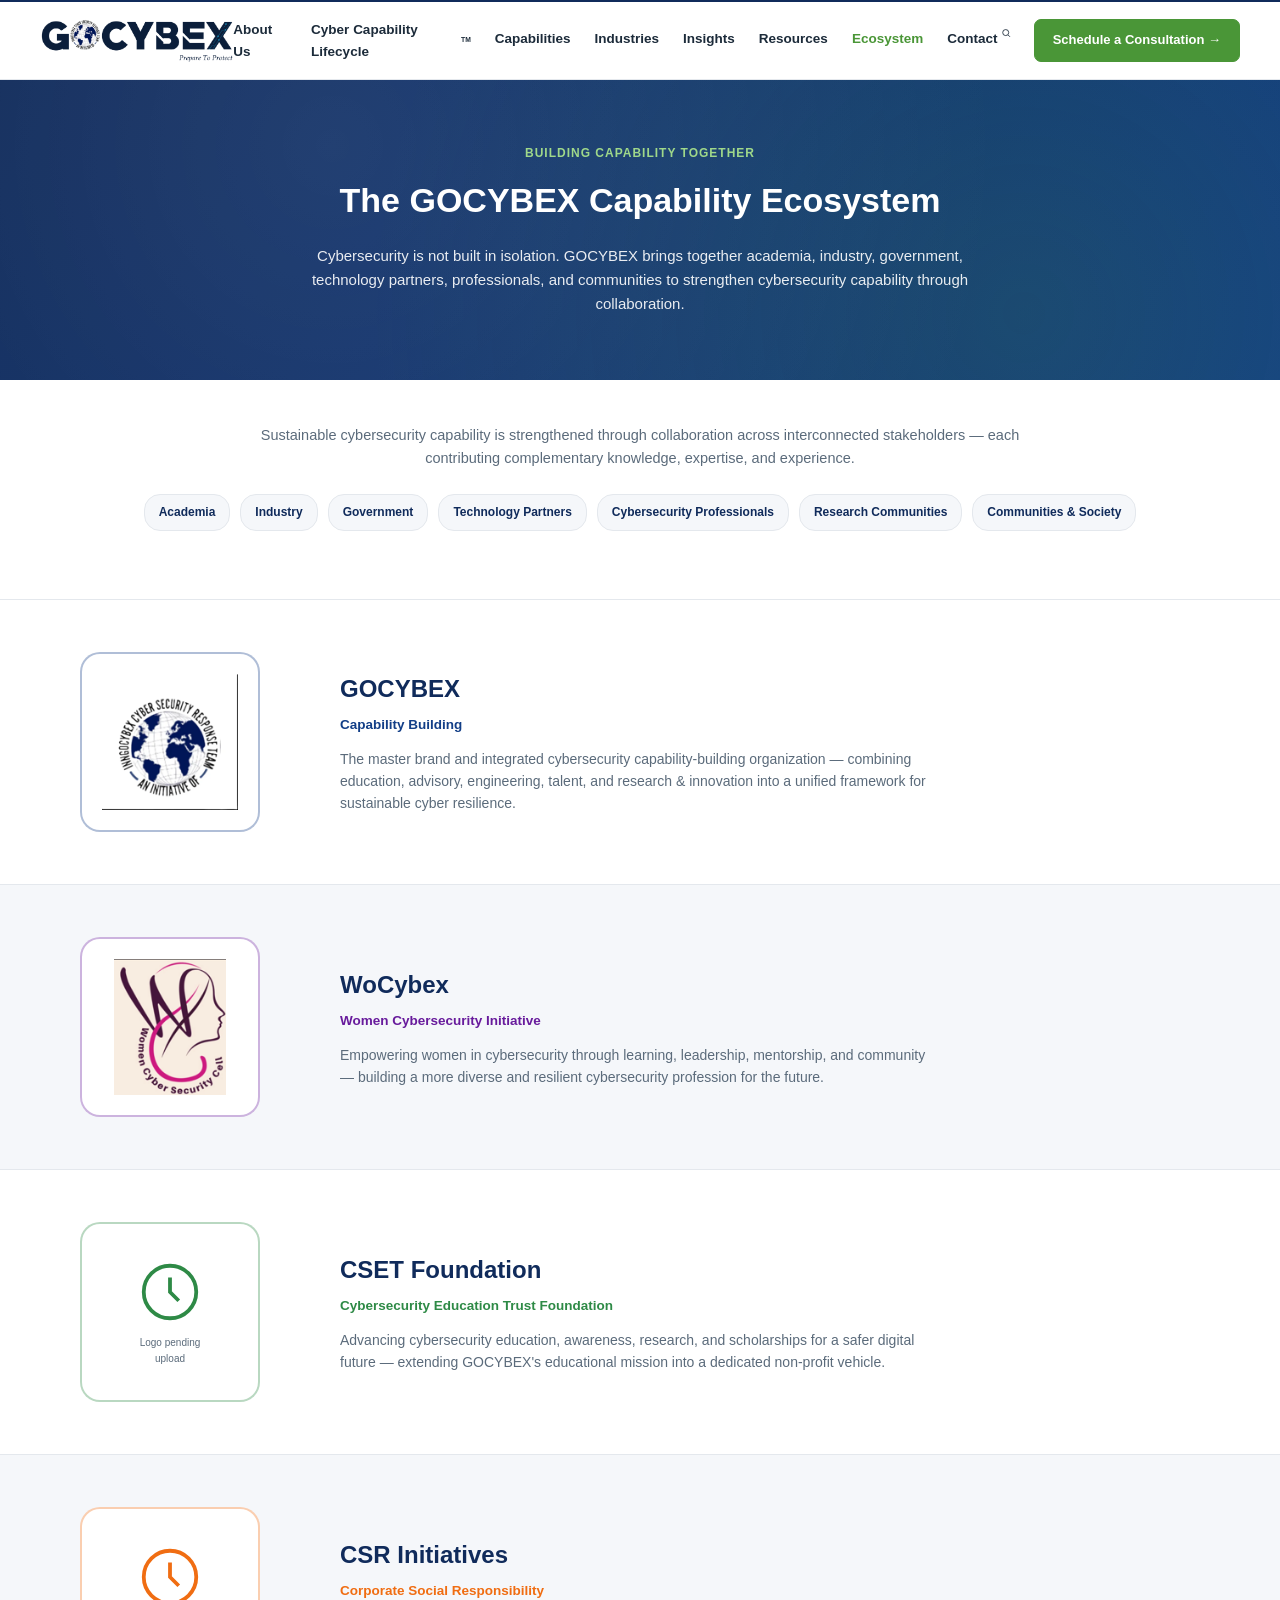
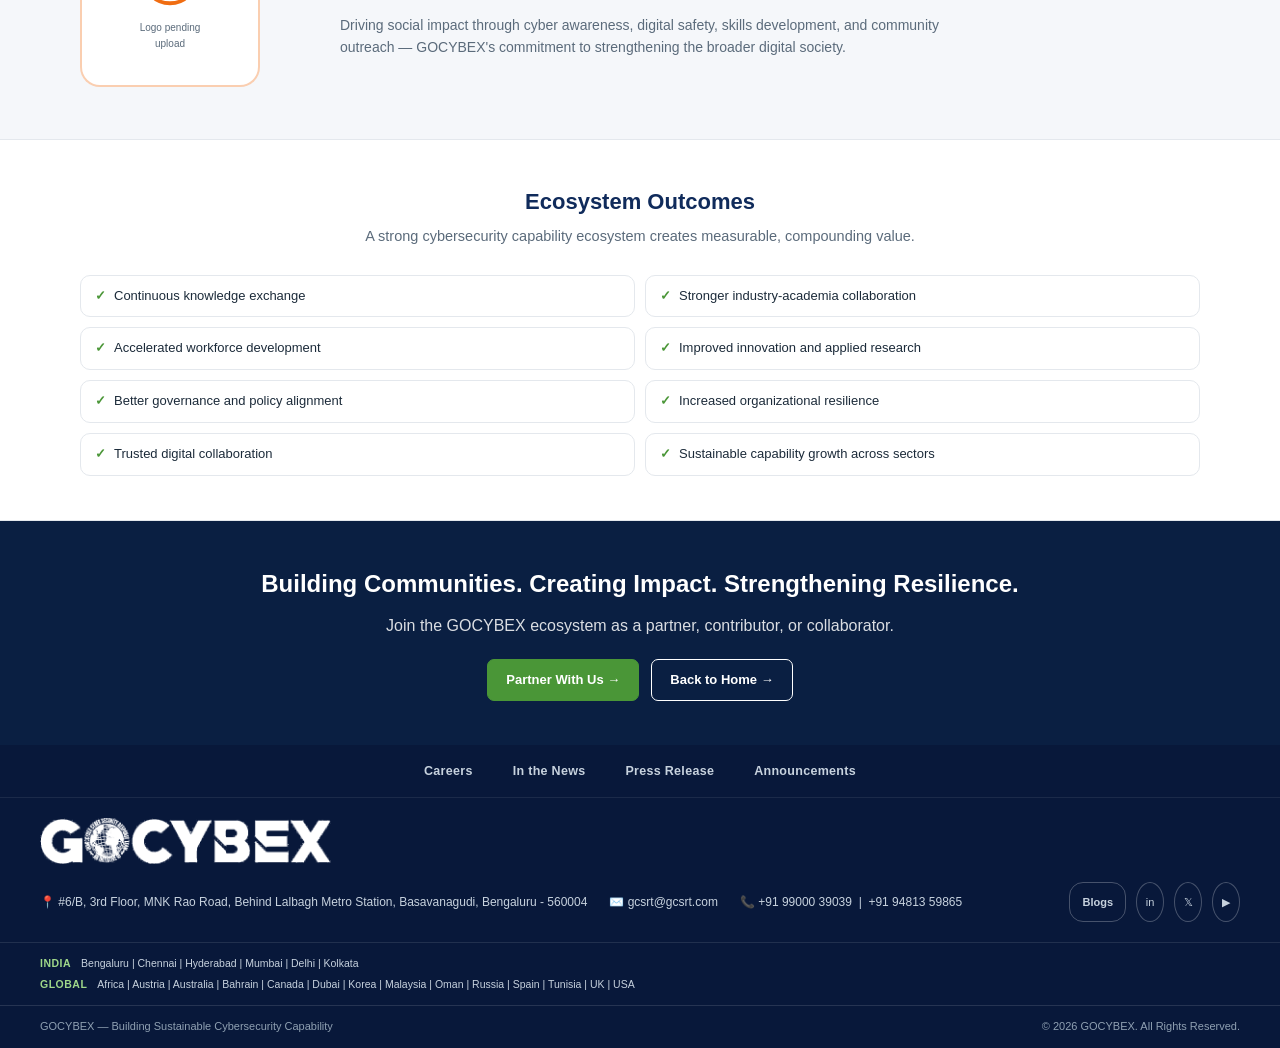
<file: ecosystem.html>
<!DOCTYPE html>
<html lang="en">
<head>
<meta charset="UTF-8">
<title>Ecosystem — GOCYBEX</title>
<meta name="viewport" content="width=device-width, initial-scale=1.0">
<style>
:root{
  --navy:#102b5b; --tech-blue:#123e87; --green:#4a9637; --orange:#f06d12;
  --purple:#681b9c; --teal:#0b8d91; --navy-deep:#0a1f42; --gray-bg:#F5F7FA; --gray-border:#E4E8ED;
  --text-dark:#1C2B3A; --text-gray:#5B6B7B; --white:#FFFFFF;
}
*{box-sizing:border-box; margin:0; padding:0;}
body{font-family:Arial,Helvetica,sans-serif; color:var(--text-dark); line-height:1.6; background:#fff; overflow-x:hidden;}
a{text-decoration:none; color:inherit;}
img{max-width:100%; display:block;}
.container{max-width:1200px; margin:0 auto; padding:0 40px;}
header{position:sticky; top:0; z-index:100; background:#fff; border-bottom:1px solid var(--gray-border); border-top:2px solid var(--navy); height:80px;}
.nav-wrap{display:flex; align-items:center; justify-content:space-between; height:100%; max-width:1400px; margin:0 auto; padding:0 40px;}
.logo{display:flex; align-items:center; gap:10px;}
nav ul{display:flex; gap:24px; list-style:none;}
nav ul li a{font-size:13.5px; font-weight:600; color:var(--text-dark);}
nav ul li a:hover{color:var(--navy);}
.nav-right{display:flex; align-items:center; gap:18px;}
.search-icon{width:18px; height:18px; color:var(--text-dark);}
.btn{display:inline-flex; align-items:center; gap:7px; font-weight:700; font-size:13px; padding:10px 18px; border-radius:7px; cursor:pointer; white-space:nowrap; transition:transform 0.2s ease, box-shadow 0.2s ease, filter 0.2s ease;}
.btn-primary{background:var(--green); color:#fff; border:1px solid var(--green);}
.btn-primary:hover{filter:brightness(0.92); transform:translateY(-2px); box-shadow:0 8px 16px rgba(74,150,55,0.3);}
.btn-secondary{background:transparent; color:var(--navy); border:1.5px solid var(--navy);}
.btn-secondary:hover{background:var(--navy); color:#fff; transform:translateY(-2px);}

.page-hero{position:relative; overflow:hidden; background:linear-gradient(120deg, var(--navy), var(--tech-blue)); color:white; padding:64px 0; text-align:center;}
.page-hero .parallax-bg{position:absolute; inset:-20% -10%; background:radial-gradient(circle at 30% 30%, rgba(255,255,255,0.08), transparent 60%), radial-gradient(circle at 75% 70%, rgba(74,150,55,0.18), transparent 55%); will-change:transform;}
.page-hero .content{position:relative; z-index:1;}
.page-hero .eyebrow{color:#9fd88a; font-weight:700; font-size:12px; letter-spacing:1px; text-transform:uppercase;}
.page-hero h1{font-size:34px; font-weight:800; margin-top:10px;}
.page-hero p{max-width:720px; margin:16px auto 0; font-size:15px; opacity:0.9;}

.cta-strip{background:var(--navy-deep); color:white; padding:44px 0; text-align:center;}
.cta-strip h2{font-size:24px; font-weight:800; margin-bottom:10px;}
.cta-strip p{opacity:0.85; margin-bottom:20px;}
.cta-strip .btns{display:flex; gap:12px; justify-content:center;}

footer{background:#08183a; color:#C7D2DE;}
.foot-top{display:flex; justify-content:space-between; align-items:center; flex-wrap:wrap; gap:18px; padding:20px 40px; max-width:1400px; margin:0 auto;}
.foot-brand{display:flex; align-items:center; gap:10px;}
.foot-contact{display:flex; gap:22px; flex-wrap:wrap; font-size:12px;}
.foot-social{display:flex; gap:10px;}
.foot-social a{width:28px; height:28px; border-radius:50%; border:1px solid rgba(255,255,255,0.25); display:flex; align-items:center; justify-content:center; font-size:11px;}
.foot-bottom{display:flex; justify-content:space-between; padding:12px 40px; font-size:11px; color:#8FA0B2; border-top:1px solid rgba(255,255,255,0.12); max-width:1400px; margin:0 auto;}
.tag{font-size:10.5px; color:#9FB0C2; margin-top:2px;}

.reveal{opacity:0; transform:translateY(24px); transition:opacity 0.7s ease, transform 0.7s ease;}
.reveal.in-view{opacity:1; transform:translateY(0);}
.reveal.delay1.in-view{transition-delay:0.08s;}
.reveal.delay2.in-view{transition-delay:0.16s;}
.reveal.delay3.in-view{transition-delay:0.24s;}

@media (max-width:1000px){ nav ul{display:none;} }

.eco-intro{padding:44px 0; text-align:center; border-bottom:1px solid var(--gray-border);}
.eco-intro p{max-width:760px; margin:0 auto; font-size:14.5px; color:var(--text-gray);}

.stakeholder-flow{display:flex; justify-content:center; flex-wrap:wrap; gap:10px; margin:24px 0;}
.stake-node{padding:8px 14px; border-radius:16px; background:var(--gray-bg); font-size:12px; font-weight:700; color:var(--navy); border:1px solid var(--gray-border);}

.eco-org-section{padding:52px 0; border-bottom:1px solid var(--gray-border);}
.eco-org-section.tinted{background:var(--gray-bg);}
.eco-org-grid{display:grid; grid-template-columns:220px 1fr; gap:40px; align-items:center;}
.eco-org-logo{width:180px; height:180px; border-radius:20px; display:flex; align-items:center; justify-content:center; background:#fff; border:2px solid var(--gray-border); padding:20px;}
.eco-org-logo img{width:100%; height:100%; object-fit:contain;}
.eco-org-text h2{font-size:24px; font-weight:800; color:var(--navy); margin-bottom:6px;}
.eco-org-text .tagline{font-size:13.5px; font-weight:700; margin-bottom:12px;}
.eco-org-text p{font-size:14px; color:var(--text-gray); max-width:600px;}

.outcomes-list{display:grid; grid-template-columns:repeat(2,1fr); gap:10px; margin-top:26px;}
.outcome-item{display:flex; align-items:center; gap:8px; font-size:13px; color:var(--text-dark); background:#fff; border:1px solid var(--gray-border); border-radius:10px; padding:10px 14px;}
.outcome-item .check{color:var(--green); font-weight:800;}

@media (max-width:800px){ .eco-org-grid{grid-template-columns:1fr; text-align:center;} .eco-org-logo{margin:0 auto;} .outcomes-list{grid-template-columns:1fr;} }
@media (max-width:480px){
  .page-hero h1{font-size:26px;}
  .eco-org-logo{width:130px; height:130px;}
  .stakeholder-flow{gap:6px;}
  .stake-node{font-size:10.5px; padding:6px 10px;}
}

.mobile-toggle{display:none; flex-direction:column; gap:5px; width:26px; height:26px; justify-content:center; cursor:pointer; background:none; border:none; padding:0; z-index:110;}
.mobile-toggle span{display:block; height:2px; width:100%; background:var(--navy); border-radius:2px; transition:transform .25s ease, opacity .25s ease;}
.mobile-toggle.active span:nth-child(1){transform:translateY(7px) rotate(45deg);}
.mobile-toggle.active span:nth-child(2){opacity:0;}
.mobile-toggle.active span:nth-child(3){transform:translateY(-7px) rotate(-45deg);}

@media (max-width:1000px){
  .mobile-toggle{display:flex;}
  nav ul{
    display:none;
    position:fixed; top:80px; left:0; right:0;
    background:#fff; flex-direction:column; gap:0;
    padding:6px 24px 18px; box-shadow:0 12px 24px rgba(16,43,91,0.12);
    max-height:calc(100vh - 80px); overflow-y:auto; z-index:99;
  }
  nav.nav-open ul{display:flex;}
  nav ul li{border-bottom:1px solid var(--gray-border); width:100%;}
  nav ul li a{display:block; padding:14px 2px; font-size:14.5px;}
  .nav-right{gap:10px;}
  .nav-right .btn{padding:9px 14px; font-size:12px;}
}
@media (max-width:480px){
  .nav-wrap{padding:0 18px;}
  .logo img{height:26px !important;}
}

.search-wrap{position:relative; display:flex; align-items:center;}
.search-btn{background:none; border:none; cursor:pointer; padding:4px; display:flex;}
.search-form{position:absolute; right:0; top:calc(100% + 10px); width:0; overflow:hidden; opacity:0; visibility:hidden; transition:width .25s ease, opacity .2s ease; background:#fff; border:1px solid var(--gray-border); border-radius:8px; box-shadow:0 10px 24px rgba(16,43,91,0.15);}
.search-wrap.open .search-form{width:220px; opacity:1; visibility:visible;}
.search-form input{width:100%; border:none; padding:10px 14px; font-size:13px; border-radius:8px; outline:none;}
@media (max-width:1000px){
  .search-form{right:auto; left:0;}
  .search-wrap.open .search-form{width:200px;}
}

.foot-locations{border-top:1px solid rgba(255,255,255,0.1); padding:10px 0;}
.loc-row{display:flex; align-items:baseline; gap:10px; flex-wrap:wrap; font-size:10.5px; padding:2px 40px;}
.loc-label{font-weight:800; color:#9fd88a; letter-spacing:0.5px; flex-shrink:0;}
.loc-list{color:#C7D2DE; line-height:1.6;}
@media (max-width:600px){ .loc-row{padding:2px 20px; flex-direction:column; gap:2px;} }
</style>
  <link rel="icon" type="image/svg+xml" href="assets/favicon.svg">
  <link rel="icon" type="image/png" sizes="32x32" href="assets/favicon-32.png">
  <link rel="icon" type="image/png" sizes="16x16" href="assets/favicon-16.png">
  <link rel="apple-touch-icon" sizes="180x180" href="assets/apple-touch-icon.png">
  <link rel="stylesheet" href="assets/responsive.css">
</head>
<body>

<header>
  <div class="container nav-wrap">
    <div class="logo">
      <a href="index.html" aria-label="GOCYBEX home" style="display:inline-block;"><img src="assets/logo-header.png" alt="GOCYBEX logo" style="height:44px; width:auto; object-fit:contain;"></a>
    </div>
    <nav>
      <ul>
        <li><a href="about.html">About Us</a></li>
        <li><a href="lifecycle.html">Cyber Capability Lifecycle<sup style="font-size:0.5em;">TM</sup></a></li>
        <li><a href="capabilities.html">Capabilities</a></li>
        <li><a href="industries.html">Industries</a></li>
        <li><a href="insights.html">Insights</a></li>
        <li><a href="resources.html">Resources</a></li>
        <li><a href="ecosystem.html" style="color:#4a9637;">Ecosystem</a></li>
        <li><a href="contact.html">Contact</a></li>
      </ul>
    </nav>
    <div class="nav-right">
      <div class="search-wrap">
        <button class="search-btn" aria-label="Search GOCYBEX" type="button">
          <svg class="search-icon" viewBox="0 0 24 24" fill="none" stroke="currentColor" stroke-width="2"><circle cx="11" cy="11" r="7"/><line x1="21" y1="21" x2="16.65" y2="16.65"/></svg>
        </button>
        <form class="search-form">
          <input type="text" placeholder="Search GOCYBEX...">
        </form>
      </div>
      <a class="btn btn-primary" href="https://calendly.com/gocybex" target="_blank" rel="noopener">Schedule a Consultation →</a>
    <button class="mobile-toggle" aria-label="Toggle menu" aria-expanded="false">
      <span></span><span></span><span></span>
    </button>
    </div>
  </div>
</header>

<section class="page-hero">
  <div class="parallax-bg"></div>
  <div class="container content">
    <div class="eyebrow">Building Capability Together</div>
    <h1>The GOCYBEX Capability Ecosystem</h1>
    <p>Cybersecurity is not built in isolation. GOCYBEX brings together academia, industry, government, technology partners, professionals, and communities to strengthen cybersecurity capability through collaboration.</p>
  </div>
</section>

<section class="eco-intro reveal">
  <div class="container">
    <p>Sustainable cybersecurity capability is strengthened through collaboration across interconnected stakeholders — each contributing complementary knowledge, expertise, and experience.</p>
    <div class="stakeholder-flow"><div class="stake-node">Academia</div><div class="stake-node">Industry</div><div class="stake-node">Government</div><div class="stake-node">Technology Partners</div><div class="stake-node">Cybersecurity Professionals</div><div class="stake-node">Research Communities</div><div class="stake-node">Communities & Society</div></div>
  </div>
</section>


<section class="eco-org-section reveal">
  <div class="container eco-org-grid">
    <div class="eco-org-logo" style="border-color:#123e8755;"><img src="[data-uri]" alt="GOCYBEX logo"></div>
    <div class="eco-org-text">
      <h2>GOCYBEX</h2>
      <div class="tagline" style="color:#123e87;">Capability Building</div>
      <p>The master brand and integrated cybersecurity capability-building organization — combining education, advisory, engineering, talent, and research & innovation into a unified framework for sustainable cyber resilience.</p>
    </div>
  </div>
</section>

<section class="eco-org-section tinted reveal">
  <div class="container eco-org-grid">
    <div class="eco-org-logo" style="border-color:#681b9c55;"><img src="[data-uri]" alt="WoCybex logo"></div>
    <div class="eco-org-text">
      <h2>WoCybex</h2>
      <div class="tagline" style="color:#681b9c;">Women Cybersecurity Initiative</div>
      <p>Empowering women in cybersecurity through learning, leadership, mentorship, and community — building a more diverse and resilient cybersecurity profession for the future.</p>
    </div>
  </div>
</section>

<section class="eco-org-section reveal">
  <div class="container eco-org-grid">
    <div class="eco-org-logo" style="border-color:#2E8A4655;"><div style="display:flex;flex-direction:column;align-items:center;gap:8px;"><svg viewBox="0 0 24 24" fill="none" stroke="#2E8A46" stroke-width="1.3" style="width:70px;height:70px;"><circle cx="12" cy="12" r="9"/><path d="M12 7v5l3 3"/></svg><span style="font-size:10px;color:var(--text-gray);text-align:center;">Logo pending<br>upload</span></div></div>
    <div class="eco-org-text">
      <h2>CSET Foundation</h2>
      <div class="tagline" style="color:#2E8A46;">Cybersecurity Education Trust Foundation</div>
      <p>Advancing cybersecurity education, awareness, research, and scholarships for a safer digital future — extending GOCYBEX's educational mission into a dedicated non-profit vehicle.</p>
    </div>
  </div>
</section>

<section class="eco-org-section tinted reveal">
  <div class="container eco-org-grid">
    <div class="eco-org-logo" style="border-color:#f06d1255;"><div style="display:flex;flex-direction:column;align-items:center;gap:8px;"><svg viewBox="0 0 24 24" fill="none" stroke="#f06d12" stroke-width="1.3" style="width:70px;height:70px;"><circle cx="12" cy="12" r="9"/><path d="M12 7v5l3 3"/></svg><span style="font-size:10px;color:var(--text-gray);text-align:center;">Logo pending<br>upload</span></div></div>
    <div class="eco-org-text">
      <h2>CSR Initiatives</h2>
      <div class="tagline" style="color:#f06d12;">Corporate Social Responsibility</div>
      <p>Driving social impact through cyber awareness, digital safety, skills development, and community outreach — GOCYBEX's commitment to strengthening the broader digital society.</p>
    </div>
  </div>
</section>


<section class="eco-intro reveal">
  <div class="container">
    <h2 style="font-size:22px; font-weight:800; color:var(--navy); margin-bottom:6px;">Ecosystem Outcomes</h2>
    <p style="margin-bottom:0;">A strong cybersecurity capability ecosystem creates measurable, compounding value.</p>
    <div class="outcomes-list"><div class="outcome-item"><span class="check">✓</span> Continuous knowledge exchange</div><div class="outcome-item"><span class="check">✓</span> Stronger industry-academia collaboration</div><div class="outcome-item"><span class="check">✓</span> Accelerated workforce development</div><div class="outcome-item"><span class="check">✓</span> Improved innovation and applied research</div><div class="outcome-item"><span class="check">✓</span> Better governance and policy alignment</div><div class="outcome-item"><span class="check">✓</span> Increased organizational resilience</div><div class="outcome-item"><span class="check">✓</span> Trusted digital collaboration</div><div class="outcome-item"><span class="check">✓</span> Sustainable capability growth across sectors</div></div>
  </div>
</section>

<section class="cta-strip reveal">
  <div class="container">
    <h2>Building Communities. Creating Impact. Strengthening Resilience.</h2>
    <p>Join the GOCYBEX ecosystem as a partner, contributor, or collaborator.</p>
    <div class="btns">
      <a class="btn btn-primary" href="contact.html">Partner With Us →</a>
      <a class="btn btn-secondary" style="background:transparent;color:#fff;border:1.5px solid #fff;" href="index.html">Back to Home →</a>
    </div>
  </div>
</section>

<section class="pre-footer-links" style="background:#08183a !important;padding:16px 0 !important;border-bottom:1px solid rgba(255,255,255,0.08);">
  <div class="container pre-footer-inner" style="display:flex !important;justify-content:center !important;align-items:center;gap:40px;flex-wrap:wrap;text-align:center;">
    <a href="careers.html" style="color:#C7D2DE !important;font-size:12.5px;font-weight:700;letter-spacing:0.3px;text-decoration:none;">Careers</a>
    <a href="news.html" style="color:#C7D2DE !important;font-size:12.5px;font-weight:700;letter-spacing:0.3px;text-decoration:none;">In the News</a>
    <a href="press-release.html" style="color:#C7D2DE !important;font-size:12.5px;font-weight:700;letter-spacing:0.3px;text-decoration:none;">Press Release</a>
    <a href="announcements.html" style="color:#C7D2DE !important;font-size:12.5px;font-weight:700;letter-spacing:0.3px;text-decoration:none;">Announcements</a>
  </div>
</section>

<footer class="reveal">
  <div class="foot-top">
    <div class="foot-brand">
      <a href="index.html" aria-label="GOCYBEX home" style="display:inline-block;"><img src="assets/logo-footer.png" alt="GOCYBEX logo" style="height:46px; width:auto; object-fit:contain; display:block;"></a>
    </div>
    <div class="foot-contact">
      <a href="https://maps.app.goo.gl/YukK5HfaoA8zEjeB6" target="_blank" rel="noopener" style="color:inherit; text-decoration:none;">📍 #6/B, 3rd Floor, MNK Rao Road, Behind Lalbagh Metro Station, Basavanagudi, Bengaluru - 560004</a>
      <span>✉️ gcsrt@gcsrt.com</span>
      <span>📞 +91 99000 39039 &nbsp;|&nbsp; +91 94813 59865</span>
    </div>
    <div class="foot-social">
      <a href="insights.html#articles" style="width:auto; border-radius:14px; padding:0 12px; font-size:11px; font-weight:700;">Blogs</a>
      <a href="https://linkedin.com/company/inngocybex/" target="_blank" rel="noopener" aria-label="LinkedIn">in</a>
      <a href="#" target="_blank" rel="noopener" aria-label="X">𝕏</a>
      <a href="#" target="_blank" rel="noopener" aria-label="YouTube">▶</a>
    </div>
  </div>
  <div class="foot-locations">
    
      <div class="loc-row"><span class="loc-label">INDIA</span><span class="loc-list">Bengaluru | Chennai | Hyderabad | Mumbai | Delhi | Kolkata</span></div>
      <div class="loc-row"><span class="loc-label">GLOBAL</span><span class="loc-list">Africa | Austria | Australia | Bahrain | Canada | Dubai | Korea | Malaysia | Oman | Russia | Spain | Tunisia | UK | USA</span></div>
    
  </div>
<div class="foot-bottom">
    <span>GOCYBEX — Building Sustainable Cybersecurity Capability</span>
    <span>© 2026 GOCYBEX. All Rights Reserved.</span>
  </div>
</footer>


<script src="assets/main.js" defer></script>

</body>
</html>
</file>
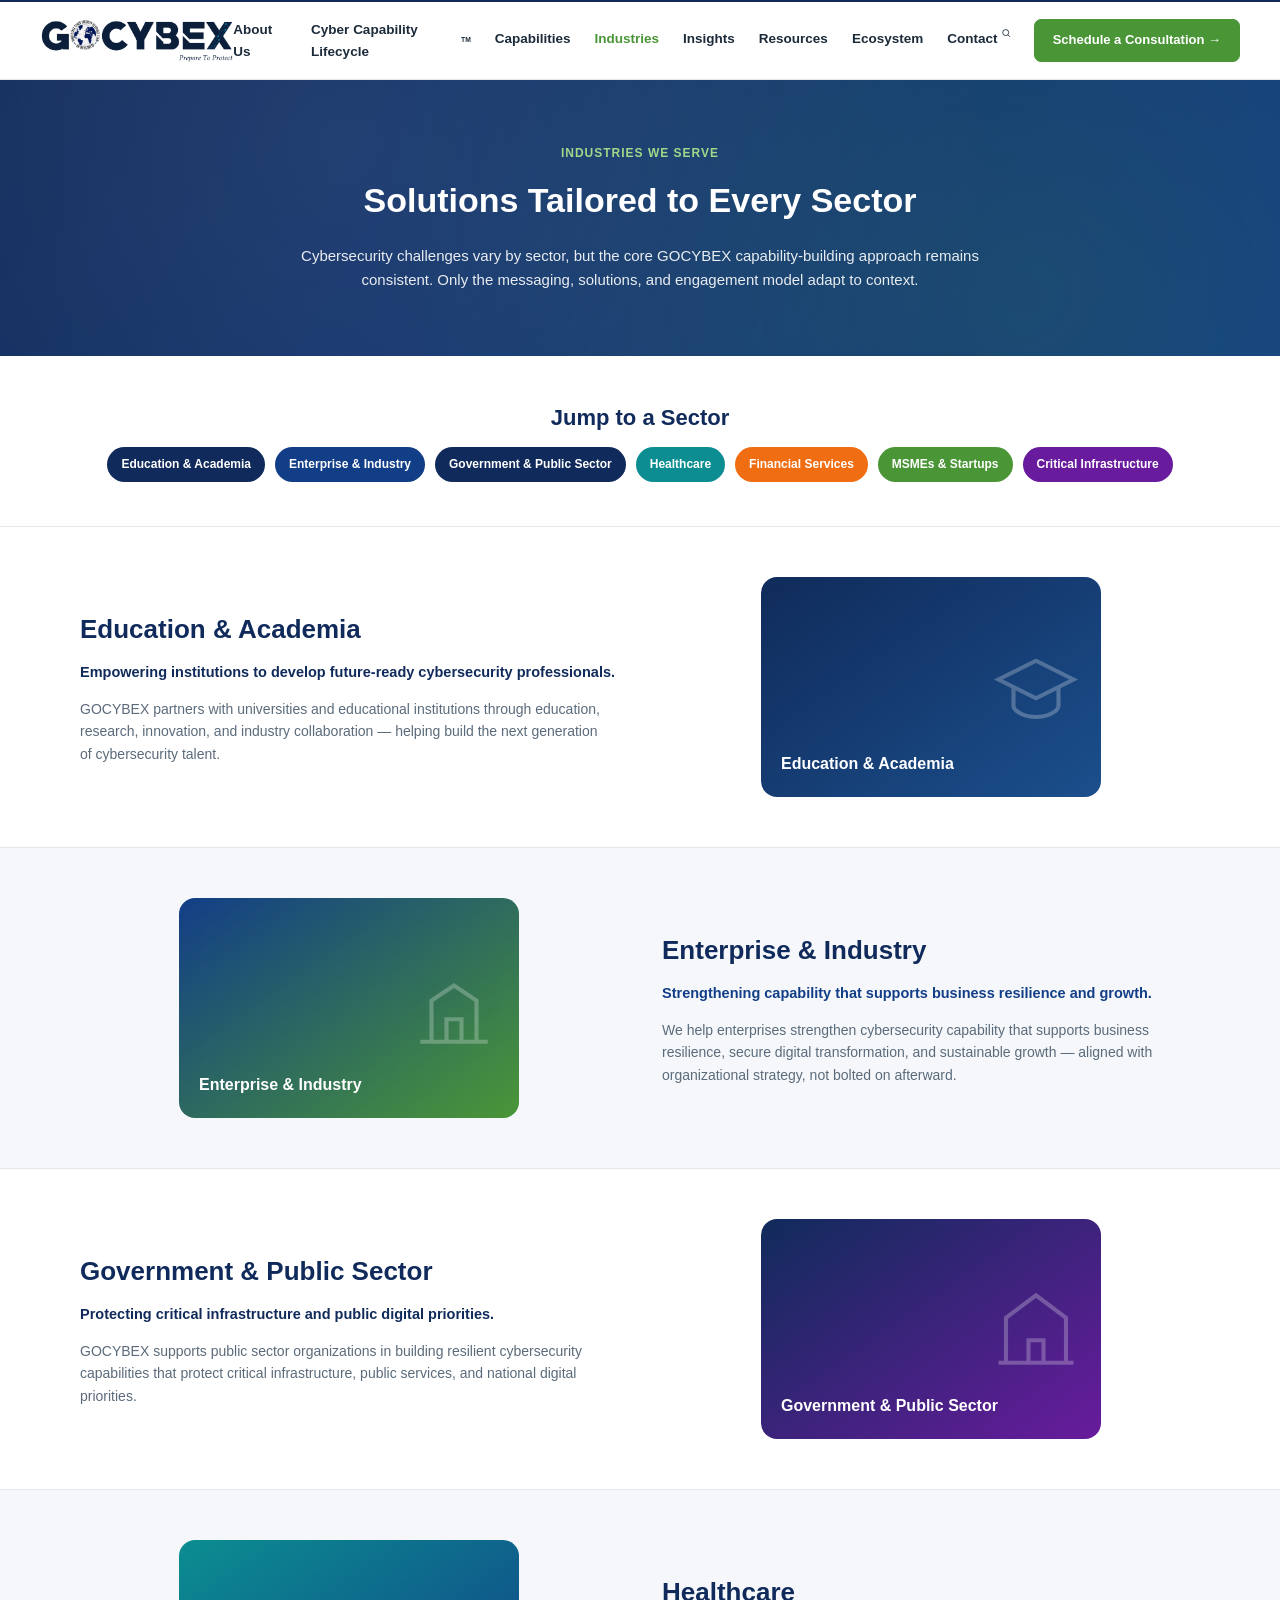
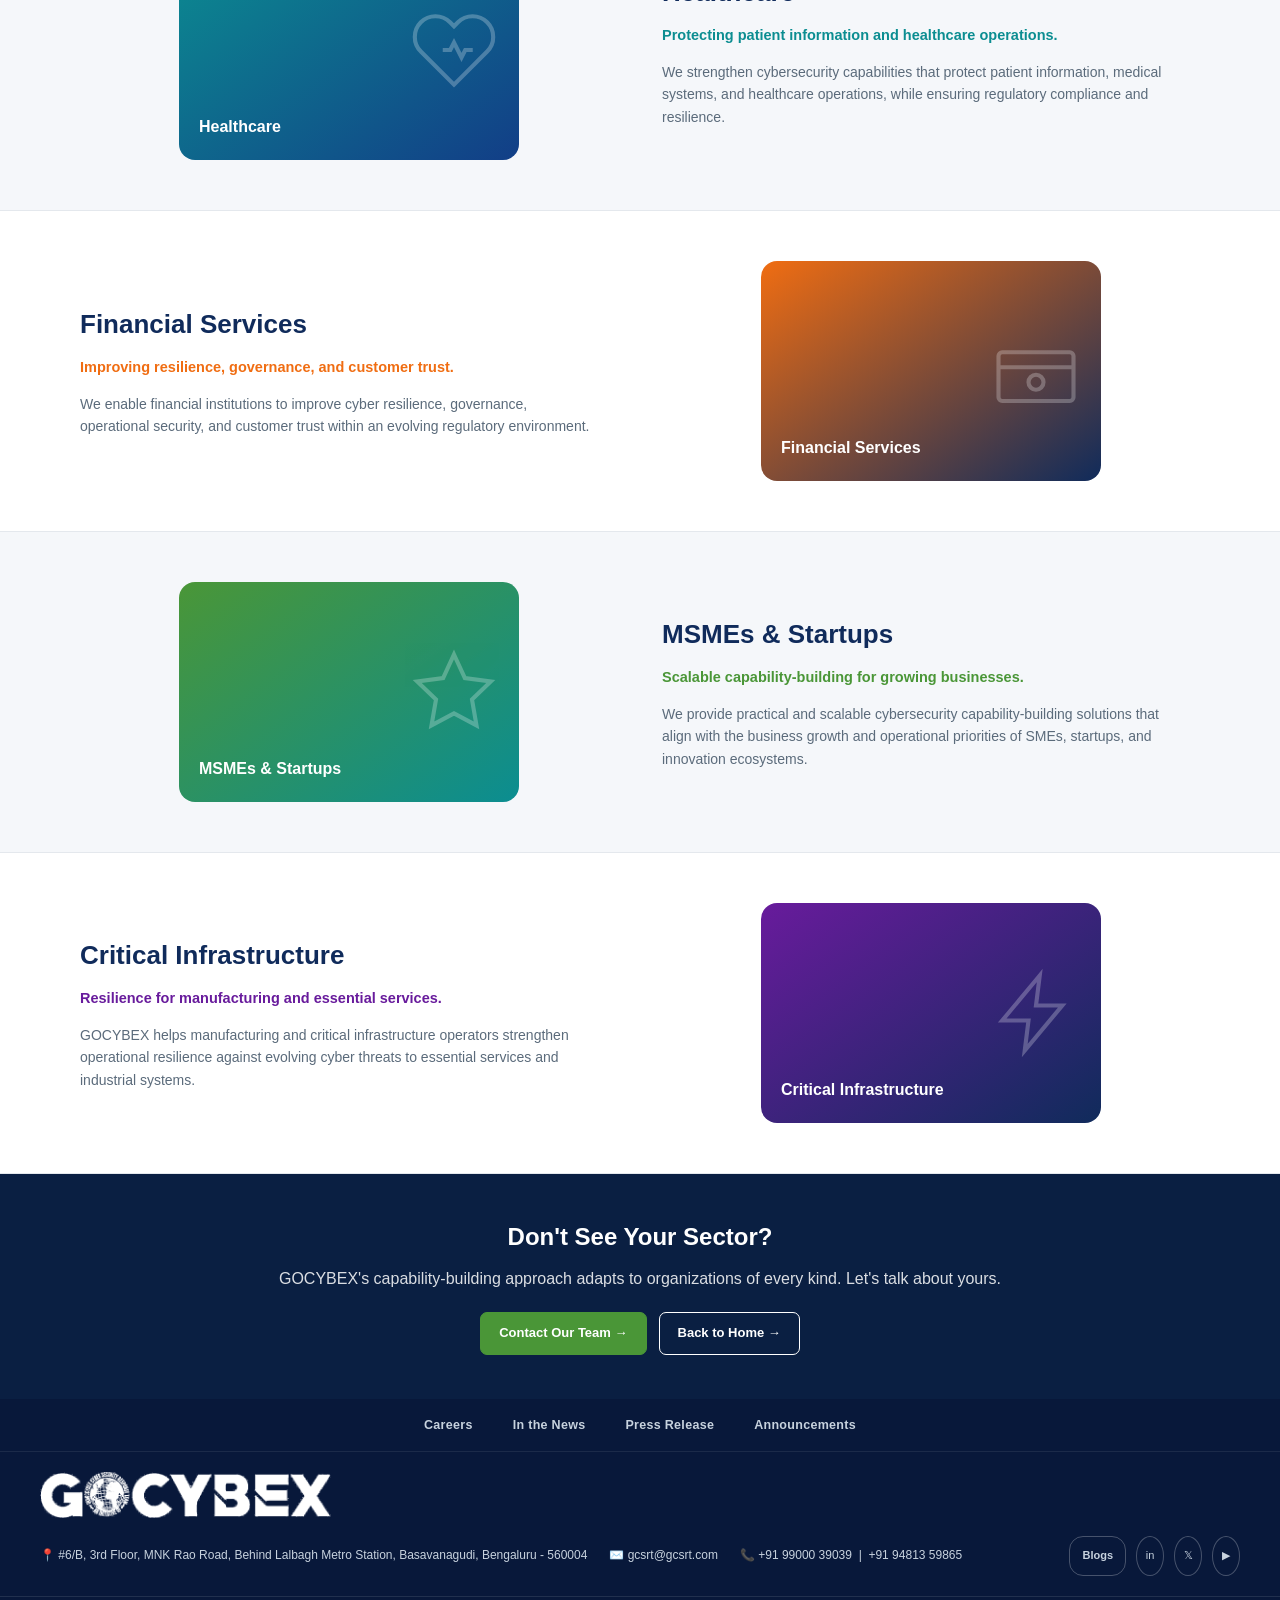
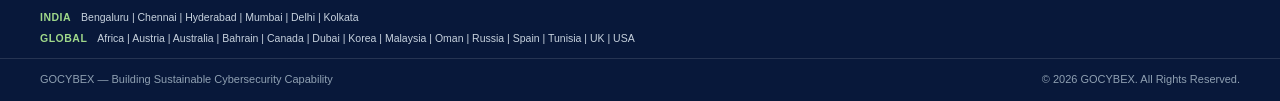
<file: industries.html>
<!DOCTYPE html>
<html lang="en">
<head>
<meta charset="UTF-8">
<title>Industries We Serve — GOCYBEX</title>
<meta name="viewport" content="width=device-width, initial-scale=1.0">
<style>
:root{
  --navy:#102b5b; --tech-blue:#123e87; --green:#4a9637; --orange:#f06d12;
  --purple:#681b9c; --teal:#0b8d91; --navy-deep:#0a1f42; --gray-bg:#F5F7FA; --gray-border:#E4E8ED;
  --text-dark:#1C2B3A; --text-gray:#5B6B7B; --white:#FFFFFF;
}
*{box-sizing:border-box; margin:0; padding:0;}
body{font-family:Arial,Helvetica,sans-serif; color:var(--text-dark); line-height:1.6; background:#fff; overflow-x:hidden;}
a{text-decoration:none; color:inherit;}
img{max-width:100%; display:block;}
.container{max-width:1200px; margin:0 auto; padding:0 40px;}
header{position:sticky; top:0; z-index:100; background:#fff; border-bottom:1px solid var(--gray-border); border-top:2px solid var(--navy); height:80px;}
.nav-wrap{display:flex; align-items:center; justify-content:space-between; height:100%; max-width:1400px; margin:0 auto; padding:0 40px;}
.logo{display:flex; align-items:center; gap:10px;}
nav ul{display:flex; gap:24px; list-style:none;}
nav ul li a{font-size:13.5px; font-weight:600; color:var(--text-dark);}
nav ul li a:hover{color:var(--navy);}
.nav-right{display:flex; align-items:center; gap:18px;}
.search-icon{width:18px; height:18px; color:var(--text-dark);}
.btn{display:inline-flex; align-items:center; gap:7px; font-weight:700; font-size:13px; padding:10px 18px; border-radius:7px; cursor:pointer; white-space:nowrap; transition:transform 0.2s ease, box-shadow 0.2s ease, filter 0.2s ease;}
.btn-primary{background:var(--green); color:#fff; border:1px solid var(--green);}
.btn-primary:hover{filter:brightness(0.92); transform:translateY(-2px); box-shadow:0 8px 16px rgba(74,150,55,0.3);}
.btn-secondary{background:transparent; color:var(--navy); border:1.5px solid var(--navy);}
.btn-secondary:hover{background:var(--navy); color:#fff; transform:translateY(-2px);}

.page-hero{position:relative; overflow:hidden; background:linear-gradient(120deg, var(--navy), var(--tech-blue)); color:white; padding:64px 0; text-align:center;}
.page-hero .parallax-bg{position:absolute; inset:-20% -10%; background:radial-gradient(circle at 30% 30%, rgba(255,255,255,0.08), transparent 60%), radial-gradient(circle at 75% 70%, rgba(74,150,55,0.18), transparent 55%); will-change:transform;}
.page-hero .content{position:relative; z-index:1;}
.page-hero .eyebrow{color:#9fd88a; font-weight:700; font-size:12px; letter-spacing:1px; text-transform:uppercase;}
.page-hero h1{font-size:34px; font-weight:800; margin-top:10px;}
.page-hero p{max-width:720px; margin:16px auto 0; font-size:15px; opacity:0.9;}

.cta-strip{background:var(--navy-deep); color:white; padding:44px 0; text-align:center;}
.cta-strip h2{font-size:24px; font-weight:800; margin-bottom:10px;}
.cta-strip p{opacity:0.85; margin-bottom:20px;}
.cta-strip .btns{display:flex; gap:12px; justify-content:center;}

footer{background:#08183a; color:#C7D2DE;}
.foot-top{display:flex; justify-content:space-between; align-items:center; flex-wrap:wrap; gap:18px; padding:20px 40px; max-width:1400px; margin:0 auto;}
.foot-brand{display:flex; align-items:center; gap:10px;}
.foot-contact{display:flex; gap:22px; flex-wrap:wrap; font-size:12px;}
.foot-social{display:flex; gap:10px;}
.foot-social a{width:28px; height:28px; border-radius:50%; border:1px solid rgba(255,255,255,0.25); display:flex; align-items:center; justify-content:center; font-size:11px;}
.foot-bottom{display:flex; justify-content:space-between; padding:12px 40px; font-size:11px; color:#8FA0B2; border-top:1px solid rgba(255,255,255,0.12); max-width:1400px; margin:0 auto;}
.tag{font-size:10.5px; color:#9FB0C2; margin-top:2px;}

.reveal{opacity:0; transform:translateY(24px); transition:opacity 0.7s ease, transform 0.7s ease;}
.reveal.in-view{opacity:1; transform:translateY(0);}
.reveal.delay1.in-view{transition-delay:0.08s;}
.reveal.delay2.in-view{transition-delay:0.16s;}
.reveal.delay3.in-view{transition-delay:0.24s;}

@media (max-width:1000px){ nav ul{display:none;} }

@media (max-width:900px){
  .industry-grid{grid-template-columns:1fr; text-align:center;}
  .industry-grid.reverse .industry-text, .industry-grid.reverse .industry-visual{order:0;}
  .industry-card-big{margin:0 auto;}
}
@media (max-width:480px){
  .page-hero h1{font-size:26px;}
  .industry-card-big{height:180px;}
}

.overview{padding:44px 0; text-align:center; border-bottom:1px solid var(--gray-border);}
.overview h2{font-size:22px; font-weight:800; color:var(--navy); margin-bottom:12px;}
.overview p{max-width:760px; margin:0 auto; font-size:14px; color:var(--text-gray);}

.industry-section{padding:50px 0; border-bottom:1px solid var(--gray-border); scroll-margin-top:96px;}
.industry-section.tinted{background:var(--gray-bg);}
.industry-grid{display:grid; grid-template-columns:1fr 1fr; gap:44px; align-items:center;}
.industry-grid.reverse .industry-text{order:2;}
.industry-grid.reverse .industry-visual{order:1;}
.industry-text h2{font-size:26px; font-weight:800; color:var(--navy); margin-bottom:10px;}
.industry-text .msg{font-size:14.5px; font-weight:600; margin-bottom:14px;}
.industry-text p{font-size:14px; color:var(--text-gray); max-width:520px;}
.industry-visual{display:flex; align-items:center; justify-content:center;}
.industry-card-big{width:100%; max-width:340px; height:220px; border-radius:16px; position:relative; display:flex; align-items:flex-end; padding:20px; color:white; overflow:hidden; transition:transform .3s ease, box-shadow .3s ease;}
.industry-card-big:hover{transform:translateY(-6px) scale(1.01); box-shadow:0 16px 30px rgba(16,43,91,0.25);}
.industry-card-big .big-icon{position:absolute; top:50%; right:20px; transform:translateY(-50%); width:90px; height:90px; opacity:0.25;}
.industry-card-big span{position:relative; z-index:1; font-size:16px; font-weight:800;}

.jump-row{display:flex; justify-content:center; flex-wrap:wrap; gap:10px;}
.jump-chip{font-size:12px; font-weight:700; padding:8px 14px; border-radius:18px; color:white; transition:transform .2s ease;}
.jump-chip:hover{transform:translateY(-3px);}

.mobile-toggle{display:none; flex-direction:column; gap:5px; width:26px; height:26px; justify-content:center; cursor:pointer; background:none; border:none; padding:0; z-index:110;}
.mobile-toggle span{display:block; height:2px; width:100%; background:var(--navy); border-radius:2px; transition:transform .25s ease, opacity .25s ease;}
.mobile-toggle.active span:nth-child(1){transform:translateY(7px) rotate(45deg);}
.mobile-toggle.active span:nth-child(2){opacity:0;}
.mobile-toggle.active span:nth-child(3){transform:translateY(-7px) rotate(-45deg);}

@media (max-width:1000px){
  .mobile-toggle{display:flex;}
  nav ul{
    display:none;
    position:fixed; top:80px; left:0; right:0;
    background:#fff; flex-direction:column; gap:0;
    padding:6px 24px 18px; box-shadow:0 12px 24px rgba(16,43,91,0.12);
    max-height:calc(100vh - 80px); overflow-y:auto; z-index:99;
  }
  nav.nav-open ul{display:flex;}
  nav ul li{border-bottom:1px solid var(--gray-border); width:100%;}
  nav ul li a{display:block; padding:14px 2px; font-size:14.5px;}
  .nav-right{gap:10px;}
  .nav-right .btn{padding:9px 14px; font-size:12px;}
}
@media (max-width:480px){
  .nav-wrap{padding:0 18px;}
  .logo img{height:26px !important;}
}

.search-wrap{position:relative; display:flex; align-items:center;}
.search-btn{background:none; border:none; cursor:pointer; padding:4px; display:flex;}
.search-form{position:absolute; right:0; top:calc(100% + 10px); width:0; overflow:hidden; opacity:0; visibility:hidden; transition:width .25s ease, opacity .2s ease; background:#fff; border:1px solid var(--gray-border); border-radius:8px; box-shadow:0 10px 24px rgba(16,43,91,0.15);}
.search-wrap.open .search-form{width:220px; opacity:1; visibility:visible;}
.search-form input{width:100%; border:none; padding:10px 14px; font-size:13px; border-radius:8px; outline:none;}
@media (max-width:1000px){
  .search-form{right:auto; left:0;}
  .search-wrap.open .search-form{width:200px;}
}

.foot-locations{border-top:1px solid rgba(255,255,255,0.1); padding:10px 0;}
.loc-row{display:flex; align-items:baseline; gap:10px; flex-wrap:wrap; font-size:10.5px; padding:2px 40px;}
.loc-label{font-weight:800; color:#9fd88a; letter-spacing:0.5px; flex-shrink:0;}
.loc-list{color:#C7D2DE; line-height:1.6;}
@media (max-width:600px){ .loc-row{padding:2px 20px; flex-direction:column; gap:2px;} }
</style>
  <link rel="icon" type="image/svg+xml" href="assets/favicon.svg">
  <link rel="icon" type="image/png" sizes="32x32" href="assets/favicon-32.png">
  <link rel="icon" type="image/png" sizes="16x16" href="assets/favicon-16.png">
  <link rel="apple-touch-icon" sizes="180x180" href="assets/apple-touch-icon.png">
  <link rel="stylesheet" href="assets/responsive.css">
</head>
<body>

<header>
  <div class="container nav-wrap">
    <div class="logo">
      <a href="index.html" aria-label="GOCYBEX home" style="display:inline-block;"><img src="assets/logo-header.png" alt="GOCYBEX logo" style="height:44px; width:auto; object-fit:contain;"></a>
    </div>
    <nav>
      <ul>
        <li><a href="about.html">About Us</a></li>
        <li><a href="lifecycle.html">Cyber Capability Lifecycle<sup style="font-size:0.5em;">TM</sup></a></li>
        <li><a href="capabilities.html">Capabilities</a></li>
        <li><a href="industries.html" style="color:#4a9637;">Industries</a></li>
        <li><a href="insights.html">Insights</a></li>
        <li><a href="resources.html">Resources</a></li>
        <li><a href="ecosystem.html">Ecosystem</a></li>
        <li><a href="contact.html">Contact</a></li>
      </ul>
    </nav>
    <div class="nav-right">
      <div class="search-wrap">
        <button class="search-btn" aria-label="Search GOCYBEX" type="button">
          <svg class="search-icon" viewBox="0 0 24 24" fill="none" stroke="currentColor" stroke-width="2"><circle cx="11" cy="11" r="7"/><line x1="21" y1="21" x2="16.65" y2="16.65"/></svg>
        </button>
        <form class="search-form">
          <input type="text" placeholder="Search GOCYBEX...">
        </form>
      </div>
      <a class="btn btn-primary" href="https://calendly.com/gocybex" target="_blank" rel="noopener">Schedule a Consultation →</a>
    <button class="mobile-toggle" aria-label="Toggle menu" aria-expanded="false">
      <span></span><span></span><span></span>
    </button>
    </div>
  </div>
</header>

<section class="page-hero">
  <div class="parallax-bg"></div>
  <div class="container content">
    <div class="eyebrow">Industries We Serve</div>
    <h1>Solutions Tailored to Every Sector</h1>
    <p>Cybersecurity challenges vary by sector, but the core GOCYBEX capability-building approach remains consistent. Only the messaging, solutions, and engagement model adapt to context.</p>
  </div>
</section>

<section class="overview reveal">
  <div class="container">
    <h2>Jump to a Sector</h2>
    <div class="jump-row"><a href="#education" class="jump-chip" style="background:#102b5b;">Education & Academia</a><a href="#enterprise" class="jump-chip" style="background:#123e87;">Enterprise & Industry</a><a href="#government" class="jump-chip" style="background:#102b5b;">Government & Public Sector</a><a href="#healthcare" class="jump-chip" style="background:#0b8d91;">Healthcare</a><a href="#financial" class="jump-chip" style="background:#f06d12;">Financial Services</a><a href="#msme" class="jump-chip" style="background:#4a9637;">MSMEs & Startups</a><a href="#critical" class="jump-chip" style="background:#681b9c;">Critical Infrastructure</a></div>
  </div>
</section>


<section class="industry-section reveal" id="education">
  <div class="container industry-grid">
    <div class="industry-text">
      <h2>Education & Academia</h2>
      <div class="msg" style="color:#102b5b;">Empowering institutions to develop future-ready cybersecurity professionals.</div>
      <p>GOCYBEX partners with universities and educational institutions through education, research, innovation, and industry collaboration — helping build the next generation of cybersecurity talent.</p>
    </div>
    <div class="industry-visual">
      <div class="industry-card-big" style="background:linear-gradient(145deg,#102b5b,#1B4F8C);">
        <svg class="big-icon" viewBox="0 0 24 24" fill="none" stroke="white" stroke-width="1.1"><path d="M22 10L12 5 2 10l10 5 10-5z"/><path d="M6 12v5c0 1.5 3 3 6 3s6-1.5 6-3v-5"/></svg>
        <span>Education & Academia</span>
      </div>
    </div>
  </div>
</section>

<section class="industry-section tinted reveal" id="enterprise">
  <div class="container industry-grid reverse">
    <div class="industry-text">
      <h2>Enterprise & Industry</h2>
      <div class="msg" style="color:#123e87;">Strengthening capability that supports business resilience and growth.</div>
      <p>We help enterprises strengthen cybersecurity capability that supports business resilience, secure digital transformation, and sustainable growth — aligned with organizational strategy, not bolted on afterward.</p>
    </div>
    <div class="industry-visual">
      <div class="industry-card-big" style="background:linear-gradient(145deg,#123e87,#4a9637);">
        <svg class="big-icon" viewBox="0 0 24 24" fill="none" stroke="white" stroke-width="1.1"><path d="M3 21h18M6 21V10l6-4 6 4v11M10 21v-6h4v6"/></svg>
        <span>Enterprise & Industry</span>
      </div>
    </div>
  </div>
</section>

<section class="industry-section reveal" id="government">
  <div class="container industry-grid">
    <div class="industry-text">
      <h2>Government & Public Sector</h2>
      <div class="msg" style="color:#102b5b;">Protecting critical infrastructure and public digital priorities.</div>
      <p>GOCYBEX supports public sector organizations in building resilient cybersecurity capabilities that protect critical infrastructure, public services, and national digital priorities.</p>
    </div>
    <div class="industry-visual">
      <div class="industry-card-big" style="background:linear-gradient(145deg,#102b5b,#681b9c);">
        <svg class="big-icon" viewBox="0 0 24 24" fill="none" stroke="white" stroke-width="1.1"><path d="M4 21V9l8-6 8 6v12"/><path d="M10 21v-6h4v6"/><path d="M2 21h20"/></svg>
        <span>Government & Public Sector</span>
      </div>
    </div>
  </div>
</section>

<section class="industry-section tinted reveal" id="healthcare">
  <div class="container industry-grid reverse">
    <div class="industry-text">
      <h2>Healthcare</h2>
      <div class="msg" style="color:#0b8d91;">Protecting patient information and healthcare operations.</div>
      <p>We strengthen cybersecurity capabilities that protect patient information, medical systems, and healthcare operations, while ensuring regulatory compliance and resilience.</p>
    </div>
    <div class="industry-visual">
      <div class="industry-card-big" style="background:linear-gradient(145deg,#0b8d91,#123e87);">
        <svg class="big-icon" viewBox="0 0 24 24" fill="none" stroke="white" stroke-width="1.1"><path d="M20.84 4.61a5.5 5.5 0 0 0-7.78 0L12 5.67l-1.06-1.06a5.5 5.5 0 0 0-7.78 7.78L12 21.23l8.84-8.84a5.5 5.5 0 0 0 0-7.78z"/><path d="M9 12h2l1-2 2 4 1-2h2"/></svg>
        <span>Healthcare</span>
      </div>
    </div>
  </div>
</section>

<section class="industry-section reveal" id="financial">
  <div class="container industry-grid">
    <div class="industry-text">
      <h2>Financial Services</h2>
      <div class="msg" style="color:#f06d12;">Improving resilience, governance, and customer trust.</div>
      <p>We enable financial institutions to improve cyber resilience, governance, operational security, and customer trust within an evolving regulatory environment.</p>
    </div>
    <div class="industry-visual">
      <div class="industry-card-big" style="background:linear-gradient(145deg,#f06d12,#102b5b);">
        <svg class="big-icon" viewBox="0 0 24 24" fill="none" stroke="white" stroke-width="1.1"><rect x="2" y="7" width="20" height="13" rx="1"/><path d="M2 11h20"/><circle cx="12" cy="15" r="2"/></svg>
        <span>Financial Services</span>
      </div>
    </div>
  </div>
</section>

<section class="industry-section tinted reveal" id="msme">
  <div class="container industry-grid reverse">
    <div class="industry-text">
      <h2>MSMEs & Startups</h2>
      <div class="msg" style="color:#4a9637;">Scalable capability-building for growing businesses.</div>
      <p>We provide practical and scalable cybersecurity capability-building solutions that align with the business growth and operational priorities of SMEs, startups, and innovation ecosystems.</p>
    </div>
    <div class="industry-visual">
      <div class="industry-card-big" style="background:linear-gradient(145deg,#4a9637,#0b8d91);">
        <svg class="big-icon" viewBox="0 0 24 24" fill="none" stroke="white" stroke-width="1.1"><path d="M12 2l2.9 6.3 6.9.9-5 4.8 1.2 6.9L12 17.7l-6 3.2 1.2-6.9-5-4.8 6.9-.9z"/></svg>
        <span>MSMEs & Startups</span>
      </div>
    </div>
  </div>
</section>

<section class="industry-section reveal" id="critical">
  <div class="container industry-grid">
    <div class="industry-text">
      <h2>Critical Infrastructure</h2>
      <div class="msg" style="color:#681b9c;">Resilience for manufacturing and essential services.</div>
      <p>GOCYBEX helps manufacturing and critical infrastructure operators strengthen operational resilience against evolving cyber threats to essential services and industrial systems.</p>
    </div>
    <div class="industry-visual">
      <div class="industry-card-big" style="background:linear-gradient(145deg,#681b9c,#102b5b);">
        <svg class="big-icon" viewBox="0 0 24 24" fill="none" stroke="white" stroke-width="1.1"><path d="M13 2L3 14h7l-1 8 10-12h-7z"/></svg>
        <span>Critical Infrastructure</span>
      </div>
    </div>
  </div>
</section>


<section class="cta-strip reveal">
  <div class="container">
    <h2>Don't See Your Sector?</h2>
    <p>GOCYBEX's capability-building approach adapts to organizations of every kind. Let's talk about yours.</p>
    <div class="btns">
      <a class="btn btn-primary" href="contact.html">Contact Our Team →</a>
      <a class="btn btn-secondary" style="background:transparent;color:#fff;border:1.5px solid #fff;" href="index.html">Back to Home →</a>
    </div>
  </div>
</section>

<section class="pre-footer-links" style="background:#08183a !important;padding:16px 0 !important;border-bottom:1px solid rgba(255,255,255,0.08);">
  <div class="container pre-footer-inner" style="display:flex !important;justify-content:center !important;align-items:center;gap:40px;flex-wrap:wrap;text-align:center;">
    <a href="careers.html" style="color:#C7D2DE !important;font-size:12.5px;font-weight:700;letter-spacing:0.3px;text-decoration:none;">Careers</a>
    <a href="news.html" style="color:#C7D2DE !important;font-size:12.5px;font-weight:700;letter-spacing:0.3px;text-decoration:none;">In the News</a>
    <a href="press-release.html" style="color:#C7D2DE !important;font-size:12.5px;font-weight:700;letter-spacing:0.3px;text-decoration:none;">Press Release</a>
    <a href="announcements.html" style="color:#C7D2DE !important;font-size:12.5px;font-weight:700;letter-spacing:0.3px;text-decoration:none;">Announcements</a>
  </div>
</section>

<footer class="reveal">
  <div class="foot-top">
    <div class="foot-brand">
      <a href="index.html" aria-label="GOCYBEX home" style="display:inline-block;"><img src="assets/logo-footer.png" alt="GOCYBEX logo" style="height:46px; width:auto; object-fit:contain; display:block;"></a>
    </div>
    <div class="foot-contact">
      <a href="https://maps.app.goo.gl/YukK5HfaoA8zEjeB6" target="_blank" rel="noopener" style="color:inherit; text-decoration:none;">📍 #6/B, 3rd Floor, MNK Rao Road, Behind Lalbagh Metro Station, Basavanagudi, Bengaluru - 560004</a>
      <span>✉️ gcsrt@gcsrt.com</span>
      <span>📞 +91 99000 39039 &nbsp;|&nbsp; +91 94813 59865</span>
    </div>
    <div class="foot-social">
      <a href="insights.html#articles" style="width:auto; border-radius:14px; padding:0 12px; font-size:11px; font-weight:700;">Blogs</a>
      <a href="https://linkedin.com/company/inngocybex/" target="_blank" rel="noopener" aria-label="LinkedIn">in</a>
      <a href="#" target="_blank" rel="noopener" aria-label="X">𝕏</a>
      <a href="#" target="_blank" rel="noopener" aria-label="YouTube">▶</a>
    </div>
  </div>
  <div class="foot-locations">
    
      <div class="loc-row"><span class="loc-label">INDIA</span><span class="loc-list">Bengaluru | Chennai | Hyderabad | Mumbai | Delhi | Kolkata</span></div>
      <div class="loc-row"><span class="loc-label">GLOBAL</span><span class="loc-list">Africa | Austria | Australia | Bahrain | Canada | Dubai | Korea | Malaysia | Oman | Russia | Spain | Tunisia | UK | USA</span></div>
    
  </div>
<div class="foot-bottom">
    <span>GOCYBEX — Building Sustainable Cybersecurity Capability</span>
    <span>© 2026 GOCYBEX. All Rights Reserved.</span>
  </div>
</footer>


<script src="assets/main.js" defer></script>

</body>
</html>
</file>
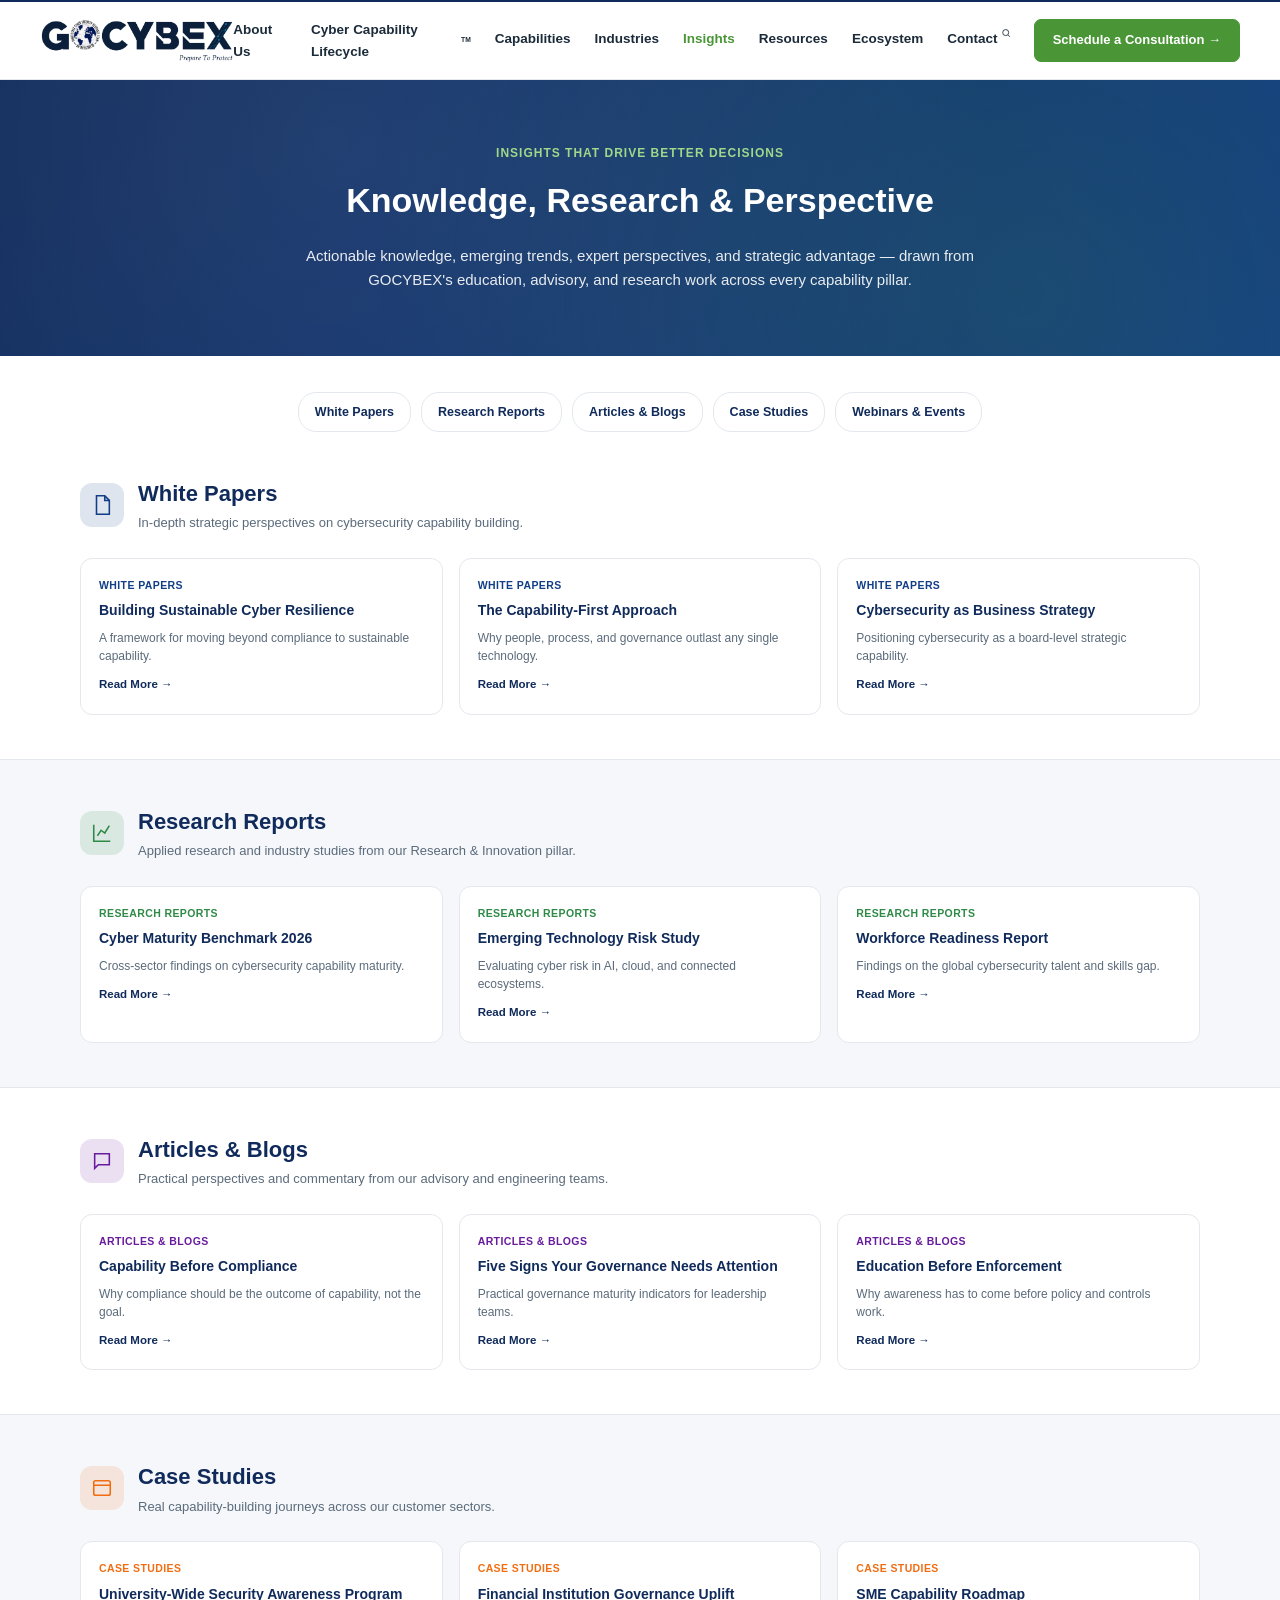
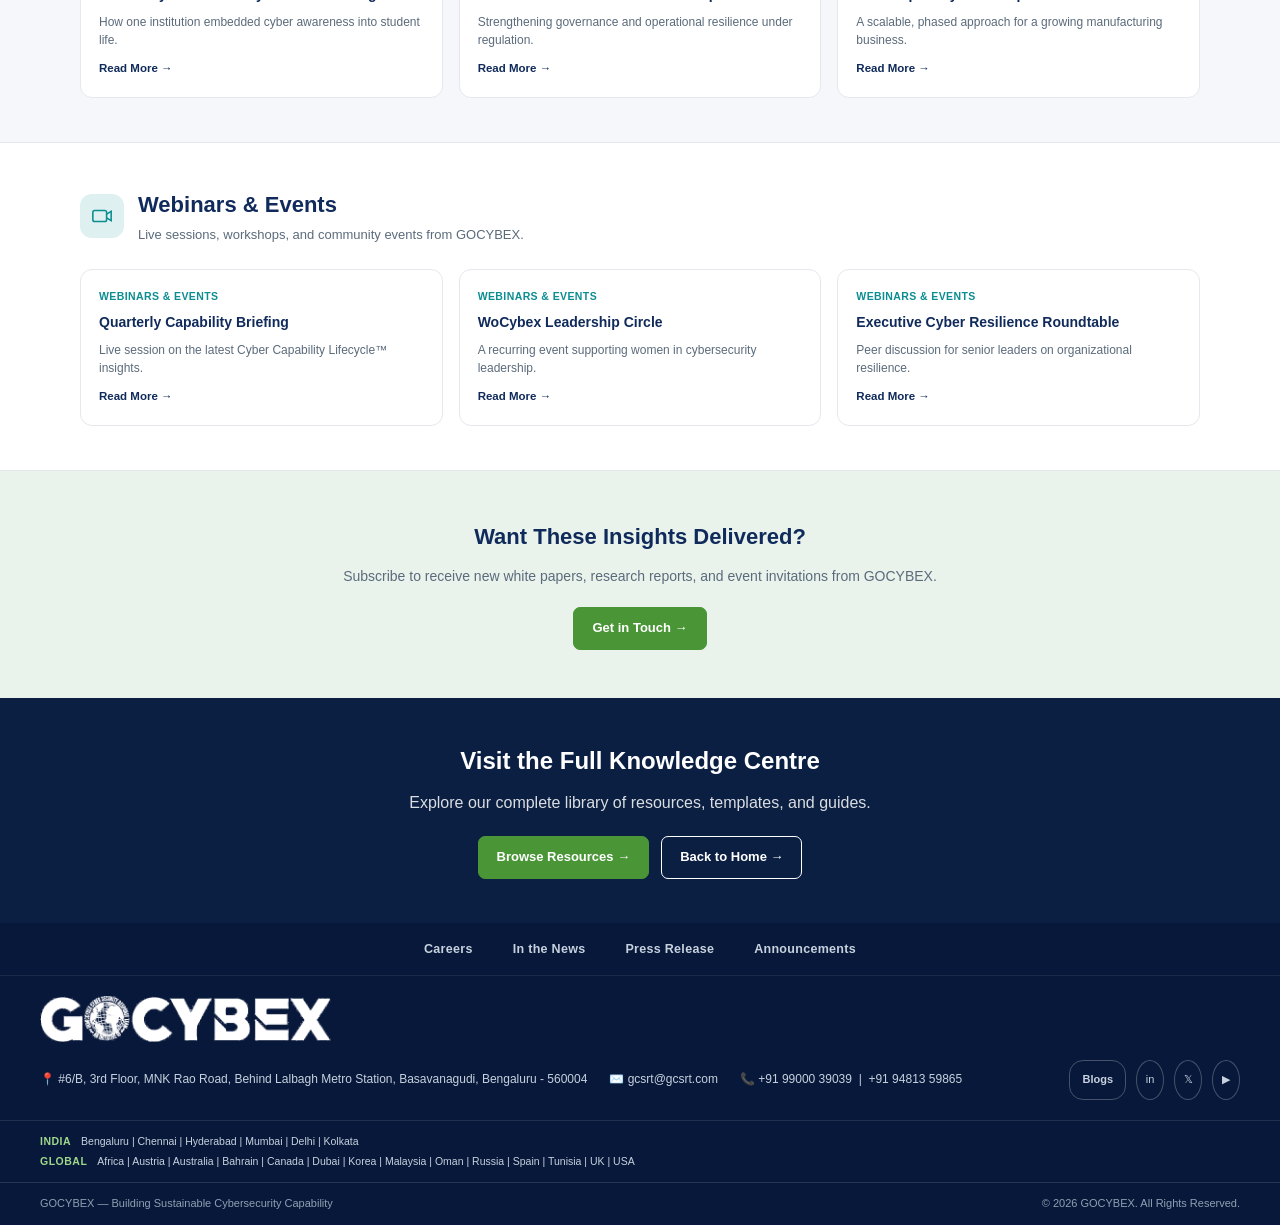
<file: insights.html>
<!DOCTYPE html>
<html lang="en">
<head>
<meta charset="UTF-8">
<title>Insights — GOCYBEX</title>
<meta name="viewport" content="width=device-width, initial-scale=1.0">
<style>
:root{
  --navy:#102b5b; --tech-blue:#123e87; --green:#4a9637; --orange:#f06d12;
  --purple:#681b9c; --teal:#0b8d91; --navy-deep:#0a1f42; --gray-bg:#F5F7FA; --gray-border:#E4E8ED;
  --text-dark:#1C2B3A; --text-gray:#5B6B7B; --white:#FFFFFF;
}
*{box-sizing:border-box; margin:0; padding:0;}
body{font-family:Arial,Helvetica,sans-serif; color:var(--text-dark); line-height:1.6; background:#fff; overflow-x:hidden;}
a{text-decoration:none; color:inherit;}
img{max-width:100%; display:block;}
.container{max-width:1200px; margin:0 auto; padding:0 40px;}
header{position:sticky; top:0; z-index:100; background:#fff; border-bottom:1px solid var(--gray-border); border-top:2px solid var(--navy); height:80px;}
.nav-wrap{display:flex; align-items:center; justify-content:space-between; height:100%; max-width:1400px; margin:0 auto; padding:0 40px;}
.logo{display:flex; align-items:center; gap:10px;}
nav ul{display:flex; gap:24px; list-style:none;}
nav ul li a{font-size:13.5px; font-weight:600; color:var(--text-dark);}
nav ul li a:hover{color:var(--navy);}
.nav-right{display:flex; align-items:center; gap:18px;}
.search-icon{width:18px; height:18px; color:var(--text-dark);}
.btn{display:inline-flex; align-items:center; gap:7px; font-weight:700; font-size:13px; padding:10px 18px; border-radius:7px; cursor:pointer; white-space:nowrap; transition:transform 0.2s ease, box-shadow 0.2s ease, filter 0.2s ease;}
.btn-primary{background:var(--green); color:#fff; border:1px solid var(--green);}
.btn-primary:hover{filter:brightness(0.92); transform:translateY(-2px); box-shadow:0 8px 16px rgba(74,150,55,0.3);}
.btn-secondary{background:transparent; color:var(--navy); border:1.5px solid var(--navy);}
.btn-secondary:hover{background:var(--navy); color:#fff; transform:translateY(-2px);}

.page-hero{position:relative; overflow:hidden; background:linear-gradient(120deg, var(--navy), var(--tech-blue)); color:white; padding:64px 0; text-align:center;}
.page-hero .parallax-bg{position:absolute; inset:-20% -10%; background:radial-gradient(circle at 30% 30%, rgba(255,255,255,0.08), transparent 60%), radial-gradient(circle at 75% 70%, rgba(74,150,55,0.18), transparent 55%); will-change:transform;}
.page-hero .content{position:relative; z-index:1;}
.page-hero .eyebrow{color:#9fd88a; font-weight:700; font-size:12px; letter-spacing:1px; text-transform:uppercase;}
.page-hero h1{font-size:34px; font-weight:800; margin-top:10px;}
.page-hero p{max-width:720px; margin:16px auto 0; font-size:15px; opacity:0.9;}

.cta-strip{background:var(--navy-deep); color:white; padding:44px 0; text-align:center;}
.cta-strip h2{font-size:24px; font-weight:800; margin-bottom:10px;}
.cta-strip p{opacity:0.85; margin-bottom:20px;}
.cta-strip .btns{display:flex; gap:12px; justify-content:center;}

footer{background:#08183a; color:#C7D2DE;}
.foot-top{display:flex; justify-content:space-between; align-items:center; flex-wrap:wrap; gap:18px; padding:20px 40px; max-width:1400px; margin:0 auto;}
.foot-brand{display:flex; align-items:center; gap:10px;}
.foot-contact{display:flex; gap:22px; flex-wrap:wrap; font-size:12px;}
.foot-social{display:flex; gap:10px;}
.foot-social a{width:28px; height:28px; border-radius:50%; border:1px solid rgba(255,255,255,0.25); display:flex; align-items:center; justify-content:center; font-size:11px;}
.foot-bottom{display:flex; justify-content:space-between; padding:12px 40px; font-size:11px; color:#8FA0B2; border-top:1px solid rgba(255,255,255,0.12); max-width:1400px; margin:0 auto;}
.tag{font-size:10.5px; color:#9FB0C2; margin-top:2px;}

.reveal{opacity:0; transform:translateY(24px); transition:opacity 0.7s ease, transform 0.7s ease;}
.reveal.in-view{opacity:1; transform:translateY(0);}
.reveal.delay1.in-view{transition-delay:0.08s;}
.reveal.delay2.in-view{transition-delay:0.16s;}
.reveal.delay3.in-view{transition-delay:0.24s;}

@media (max-width:1000px){ nav ul{display:none;} }
@media (max-width:480px){
  .page-hero h1{font-size:26px;}
  .tab-chip{font-size:11px; padding:7px 12px;}
  .cat-head{flex-direction:column; align-items:flex-start; gap:8px;}
}

.tab-row{display:flex; justify-content:center; flex-wrap:wrap; gap:10px; padding:36px 0 0;}
.tab-chip{font-size:12.5px; font-weight:700; padding:9px 16px; border-radius:18px; border:1.5px solid var(--gray-border); color:var(--navy); cursor:pointer; transition:all .2s ease; display:inline-block;}
.tab-chip:hover{background:var(--navy); color:#fff; border-color:var(--navy);}

.insight-cat{padding:44px 0; border-bottom:1px solid var(--gray-border);}
.insight-cat.tinted{background:var(--gray-bg);}
.cat-head{display:flex; align-items:center; gap:14px; margin-bottom:24px;}
.cat-icon{width:44px; height:44px; border-radius:12px; display:flex; align-items:center; justify-content:center; flex-shrink:0;}
.cat-icon svg{width:22px; height:22px;}
.cat-head h2{font-size:22px; font-weight:800; color:var(--navy);}
.cat-head p{font-size:13px; color:var(--text-gray); margin-top:2px;}
.card-row{display:grid; grid-template-columns:repeat(3,1fr); gap:16px;}
.insight-card{background:#fff; border:1px solid var(--gray-border); border-radius:12px; padding:18px; transition:transform .25s ease, box-shadow .25s ease;}
.insight-card:hover{transform:translateY(-6px); box-shadow:0 14px 26px rgba(16,43,91,0.14);}
.insight-card .meta{font-size:10.5px; font-weight:700; text-transform:uppercase; letter-spacing:0.4px; margin-bottom:8px;}
.insight-card h4{font-size:14px; font-weight:700; color:var(--navy); margin-bottom:8px; line-height:1.4;}
.insight-card p{font-size:12px; color:var(--text-gray); line-height:1.5;}
.insight-card a{font-size:11.5px; font-weight:700; color:var(--navy); display:inline-block; margin-top:10px;}

.knowledge-cta{padding:48px 0; text-align:center; background:#E9F3EC;}
.knowledge-cta h2{font-size:22px; font-weight:800; color:var(--navy); margin-bottom:10px;}
.knowledge-cta p{max-width:600px; margin:0 auto 20px; font-size:14px; color:var(--text-gray);}

@media (max-width:1000px){ .card-row{grid-template-columns:1fr;} }

.mobile-toggle{display:none; flex-direction:column; gap:5px; width:26px; height:26px; justify-content:center; cursor:pointer; background:none; border:none; padding:0; z-index:110;}
.mobile-toggle span{display:block; height:2px; width:100%; background:var(--navy); border-radius:2px; transition:transform .25s ease, opacity .25s ease;}
.mobile-toggle.active span:nth-child(1){transform:translateY(7px) rotate(45deg);}
.mobile-toggle.active span:nth-child(2){opacity:0;}
.mobile-toggle.active span:nth-child(3){transform:translateY(-7px) rotate(-45deg);}

@media (max-width:1000px){
  .mobile-toggle{display:flex;}
  nav ul{
    display:none;
    position:fixed; top:80px; left:0; right:0;
    background:#fff; flex-direction:column; gap:0;
    padding:6px 24px 18px; box-shadow:0 12px 24px rgba(16,43,91,0.12);
    max-height:calc(100vh - 80px); overflow-y:auto; z-index:99;
  }
  nav.nav-open ul{display:flex;}
  nav ul li{border-bottom:1px solid var(--gray-border); width:100%;}
  nav ul li a{display:block; padding:14px 2px; font-size:14.5px;}
  .nav-right{gap:10px;}
  .nav-right .btn{padding:9px 14px; font-size:12px;}
}
@media (max-width:480px){
  .nav-wrap{padding:0 18px;}
  .logo img{height:26px !important;}
}

.search-wrap{position:relative; display:flex; align-items:center;}
.search-btn{background:none; border:none; cursor:pointer; padding:4px; display:flex;}
.search-form{position:absolute; right:0; top:calc(100% + 10px); width:0; overflow:hidden; opacity:0; visibility:hidden; transition:width .25s ease, opacity .2s ease; background:#fff; border:1px solid var(--gray-border); border-radius:8px; box-shadow:0 10px 24px rgba(16,43,91,0.15);}
.search-wrap.open .search-form{width:220px; opacity:1; visibility:visible;}
.search-form input{width:100%; border:none; padding:10px 14px; font-size:13px; border-radius:8px; outline:none;}
@media (max-width:1000px){
  .search-form{right:auto; left:0;}
  .search-wrap.open .search-form{width:200px;}
}

.foot-locations{border-top:1px solid rgba(255,255,255,0.1); padding:10px 0;}
.loc-row{display:flex; align-items:baseline; gap:10px; flex-wrap:wrap; font-size:10.5px; padding:2px 40px;}
.loc-label{font-weight:800; color:#9fd88a; letter-spacing:0.5px; flex-shrink:0;}
.loc-list{color:#C7D2DE; line-height:1.6;}
@media (max-width:600px){ .loc-row{padding:2px 20px; flex-direction:column; gap:2px;} }
</style>
  <link rel="icon" type="image/svg+xml" href="assets/favicon.svg">
  <link rel="icon" type="image/png" sizes="32x32" href="assets/favicon-32.png">
  <link rel="icon" type="image/png" sizes="16x16" href="assets/favicon-16.png">
  <link rel="apple-touch-icon" sizes="180x180" href="assets/apple-touch-icon.png">
  <link rel="stylesheet" href="assets/responsive.css">
</head>
<body>

<header>
  <div class="container nav-wrap">
    <div class="logo">
      <a href="index.html" aria-label="GOCYBEX home" style="display:inline-block;"><img src="assets/logo-header.png" alt="GOCYBEX logo" style="height:44px; width:auto; object-fit:contain;"></a>
    </div>
    <nav>
      <ul>
        <li><a href="about.html">About Us</a></li>
        <li><a href="lifecycle.html">Cyber Capability Lifecycle<sup style="font-size:0.5em;">TM</sup></a></li>
        <li><a href="capabilities.html">Capabilities</a></li>
        <li><a href="industries.html">Industries</a></li>
        <li><a href="insights.html" style="color:#4a9637;">Insights</a></li>
        <li><a href="resources.html">Resources</a></li>
        <li><a href="ecosystem.html">Ecosystem</a></li>
        <li><a href="contact.html">Contact</a></li>
      </ul>
    </nav>
    <div class="nav-right">
      <div class="search-wrap">
        <button class="search-btn" aria-label="Search GOCYBEX" type="button">
          <svg class="search-icon" viewBox="0 0 24 24" fill="none" stroke="currentColor" stroke-width="2"><circle cx="11" cy="11" r="7"/><line x1="21" y1="21" x2="16.65" y2="16.65"/></svg>
        </button>
        <form class="search-form">
          <input type="text" placeholder="Search GOCYBEX...">
        </form>
      </div>
      <a class="btn btn-primary" href="https://calendly.com/gocybex" target="_blank" rel="noopener">Schedule a Consultation →</a>
    <button class="mobile-toggle" aria-label="Toggle menu" aria-expanded="false">
      <span></span><span></span><span></span>
    </button>
    </div>
  </div>
</header>

<section class="page-hero">
  <div class="parallax-bg"></div>
  <div class="container content">
    <div class="eyebrow">Insights That Drive Better Decisions</div>
    <h1>Knowledge, Research & Perspective</h1>
    <p>Actionable knowledge, emerging trends, expert perspectives, and strategic advantage — drawn from GOCYBEX's education, advisory, and research work across every capability pillar.</p>
  </div>
</section>

<div class="tab-row"><a href="#whitepapers" class="tab-chip">White Papers</a><a href="#research" class="tab-chip">Research Reports</a><a href="#articles" class="tab-chip">Articles & Blogs</a><a href="#casestudies" class="tab-chip">Case Studies</a><a href="#webinars" class="tab-chip">Webinars & Events</a></div>


<section class="insight-cat reveal" id="whitepapers">
  <div class="container">
    <div class="cat-head">
      <div class="cat-icon" style="background:#123e8722;"><svg viewBox="0 0 24 24" fill="none" stroke="#123e87" stroke-width="1.7"><path d="M6 2h9l5 5v15H6z"/><path d="M15 2v5h5"/></svg></div>
      <div>
        <h2>White Papers</h2>
        <p>In-depth strategic perspectives on cybersecurity capability building.</p>
      </div>
    </div>
    <div class="card-row"><div class="insight-card"><div class="meta" style="color:#123e87;">White Papers</div><h4>Building Sustainable Cyber Resilience</h4><p>A framework for moving beyond compliance to sustainable capability.</p><a href="#">Read More →</a></div><div class="insight-card"><div class="meta" style="color:#123e87;">White Papers</div><h4>The Capability-First Approach</h4><p>Why people, process, and governance outlast any single technology.</p><a href="#">Read More →</a></div><div class="insight-card"><div class="meta" style="color:#123e87;">White Papers</div><h4>Cybersecurity as Business Strategy</h4><p>Positioning cybersecurity as a board-level strategic capability.</p><a href="#">Read More →</a></div></div>
  </div>
</section>

<section class="insight-cat tinted reveal" id="research">
  <div class="container">
    <div class="cat-head">
      <div class="cat-icon" style="background:#2E8A4622;"><svg viewBox="0 0 24 24" fill="none" stroke="#2E8A46" stroke-width="1.7"><path d="M3 3v18h18"/><path d="M7 15l4-6 4 3 5-8"/></svg></div>
      <div>
        <h2>Research Reports</h2>
        <p>Applied research and industry studies from our Research & Innovation pillar.</p>
      </div>
    </div>
    <div class="card-row"><div class="insight-card"><div class="meta" style="color:#2E8A46;">Research Reports</div><h4>Cyber Maturity Benchmark 2026</h4><p>Cross-sector findings on cybersecurity capability maturity.</p><a href="#">Read More →</a></div><div class="insight-card"><div class="meta" style="color:#2E8A46;">Research Reports</div><h4>Emerging Technology Risk Study</h4><p>Evaluating cyber risk in AI, cloud, and connected ecosystems.</p><a href="#">Read More →</a></div><div class="insight-card"><div class="meta" style="color:#2E8A46;">Research Reports</div><h4>Workforce Readiness Report</h4><p>Findings on the global cybersecurity talent and skills gap.</p><a href="#">Read More →</a></div></div>
  </div>
</section>

<section class="insight-cat reveal" id="articles">
  <div class="container">
    <div class="cat-head">
      <div class="cat-icon" style="background:#681b9c22;"><svg viewBox="0 0 24 24" fill="none" stroke="#681b9c" stroke-width="1.7"><path d="M4 4h16v12H8l-4 4z"/></svg></div>
      <div>
        <h2>Articles & Blogs</h2>
        <p>Practical perspectives and commentary from our advisory and engineering teams.</p>
      </div>
    </div>
    <div class="card-row"><div class="insight-card"><div class="meta" style="color:#681b9c;">Articles & Blogs</div><h4>Capability Before Compliance</h4><p>Why compliance should be the outcome of capability, not the goal.</p><a href="#">Read More →</a></div><div class="insight-card"><div class="meta" style="color:#681b9c;">Articles & Blogs</div><h4>Five Signs Your Governance Needs Attention</h4><p>Practical governance maturity indicators for leadership teams.</p><a href="#">Read More →</a></div><div class="insight-card"><div class="meta" style="color:#681b9c;">Articles & Blogs</div><h4>Education Before Enforcement</h4><p>Why awareness has to come before policy and controls work.</p><a href="#">Read More →</a></div></div>
  </div>
</section>

<section class="insight-cat tinted reveal" id="casestudies">
  <div class="container">
    <div class="cat-head">
      <div class="cat-icon" style="background:#f06d1222;"><svg viewBox="0 0 24 24" fill="none" stroke="#f06d12" stroke-width="1.7"><rect x="3" y="4" width="18" height="16" rx="2"/><path d="M3 9h18"/></svg></div>
      <div>
        <h2>Case Studies</h2>
        <p>Real capability-building journeys across our customer sectors.</p>
      </div>
    </div>
    <div class="card-row"><div class="insight-card"><div class="meta" style="color:#f06d12;">Case Studies</div><h4>University-Wide Security Awareness Program</h4><p>How one institution embedded cyber awareness into student life.</p><a href="#">Read More →</a></div><div class="insight-card"><div class="meta" style="color:#f06d12;">Case Studies</div><h4>Financial Institution Governance Uplift</h4><p>Strengthening governance and operational resilience under regulation.</p><a href="#">Read More →</a></div><div class="insight-card"><div class="meta" style="color:#f06d12;">Case Studies</div><h4>SME Capability Roadmap</h4><p>A scalable, phased approach for a growing manufacturing business.</p><a href="#">Read More →</a></div></div>
  </div>
</section>

<section class="insight-cat reveal" id="webinars">
  <div class="container">
    <div class="cat-head">
      <div class="cat-icon" style="background:#0b8d9122;"><svg viewBox="0 0 24 24" fill="none" stroke="#0b8d91" stroke-width="1.7"><rect x="2" y="6" width="15" height="12" rx="2"/><path d="M17 10l5-3v10l-5-3"/></svg></div>
      <div>
        <h2>Webinars & Events</h2>
        <p>Live sessions, workshops, and community events from GOCYBEX.</p>
      </div>
    </div>
    <div class="card-row"><div class="insight-card"><div class="meta" style="color:#0b8d91;">Webinars & Events</div><h4>Quarterly Capability Briefing</h4><p>Live session on the latest Cyber Capability Lifecycle&#8482; insights.</p><a href="#">Read More →</a></div><div class="insight-card"><div class="meta" style="color:#0b8d91;">Webinars & Events</div><h4>WoCybex Leadership Circle</h4><p>A recurring event supporting women in cybersecurity leadership.</p><a href="#">Read More →</a></div><div class="insight-card"><div class="meta" style="color:#0b8d91;">Webinars & Events</div><h4>Executive Cyber Resilience Roundtable</h4><p>Peer discussion for senior leaders on organizational resilience.</p><a href="#">Read More →</a></div></div>
  </div>
</section>


<section class="knowledge-cta reveal">
  <div class="container">
    <h2>Want These Insights Delivered?</h2>
    <p>Subscribe to receive new white papers, research reports, and event invitations from GOCYBEX.</p>
    <a class="btn btn-primary" href="contact.html">Get in Touch →</a>
  </div>
</section>

<section class="cta-strip reveal">
  <div class="container">
    <h2>Visit the Full Knowledge Centre</h2>
    <p>Explore our complete library of resources, templates, and guides.</p>
    <div class="btns">
      <a class="btn btn-primary" href="resources.html">Browse Resources →</a>
      <a class="btn btn-secondary" style="background:transparent;color:#fff;border:1.5px solid #fff;" href="index.html">Back to Home →</a>
    </div>
  </div>
</section>

<section class="pre-footer-links" style="background:#08183a !important;padding:16px 0 !important;border-bottom:1px solid rgba(255,255,255,0.08);">
  <div class="container pre-footer-inner" style="display:flex !important;justify-content:center !important;align-items:center;gap:40px;flex-wrap:wrap;text-align:center;">
    <a href="careers.html" style="color:#C7D2DE !important;font-size:12.5px;font-weight:700;letter-spacing:0.3px;text-decoration:none;">Careers</a>
    <a href="news.html" style="color:#C7D2DE !important;font-size:12.5px;font-weight:700;letter-spacing:0.3px;text-decoration:none;">In the News</a>
    <a href="press-release.html" style="color:#C7D2DE !important;font-size:12.5px;font-weight:700;letter-spacing:0.3px;text-decoration:none;">Press Release</a>
    <a href="announcements.html" style="color:#C7D2DE !important;font-size:12.5px;font-weight:700;letter-spacing:0.3px;text-decoration:none;">Announcements</a>
  </div>
</section>

<footer class="reveal">
  <div class="foot-top">
    <div class="foot-brand">
      <a href="index.html" aria-label="GOCYBEX home" style="display:inline-block;"><img src="assets/logo-footer.png" alt="GOCYBEX logo" style="height:46px; width:auto; object-fit:contain; display:block;"></a>
    </div>
    <div class="foot-contact">
      <a href="https://maps.app.goo.gl/YukK5HfaoA8zEjeB6" target="_blank" rel="noopener" style="color:inherit; text-decoration:none;">📍 #6/B, 3rd Floor, MNK Rao Road, Behind Lalbagh Metro Station, Basavanagudi, Bengaluru - 560004</a>
      <span>✉️ gcsrt@gcsrt.com</span>
      <span>📞 +91 99000 39039 &nbsp;|&nbsp; +91 94813 59865</span>
    </div>
    <div class="foot-social">
      <a href="insights.html#articles" style="width:auto; border-radius:14px; padding:0 12px; font-size:11px; font-weight:700;">Blogs</a>
      <a href="https://linkedin.com/company/inngocybex/" target="_blank" rel="noopener" aria-label="LinkedIn">in</a>
      <a href="#" target="_blank" rel="noopener" aria-label="X">𝕏</a>
      <a href="#" target="_blank" rel="noopener" aria-label="YouTube">▶</a>
    </div>
  </div>
  <div class="foot-locations">
    
      <div class="loc-row"><span class="loc-label">INDIA</span><span class="loc-list">Bengaluru | Chennai | Hyderabad | Mumbai | Delhi | Kolkata</span></div>
      <div class="loc-row"><span class="loc-label">GLOBAL</span><span class="loc-list">Africa | Austria | Australia | Bahrain | Canada | Dubai | Korea | Malaysia | Oman | Russia | Spain | Tunisia | UK | USA</span></div>
    
  </div>
<div class="foot-bottom">
    <span>GOCYBEX — Building Sustainable Cybersecurity Capability</span>
    <span>© 2026 GOCYBEX. All Rights Reserved.</span>
  </div>
</footer>


<script src="assets/main.js" defer></script>

</body>
</html>
</file>
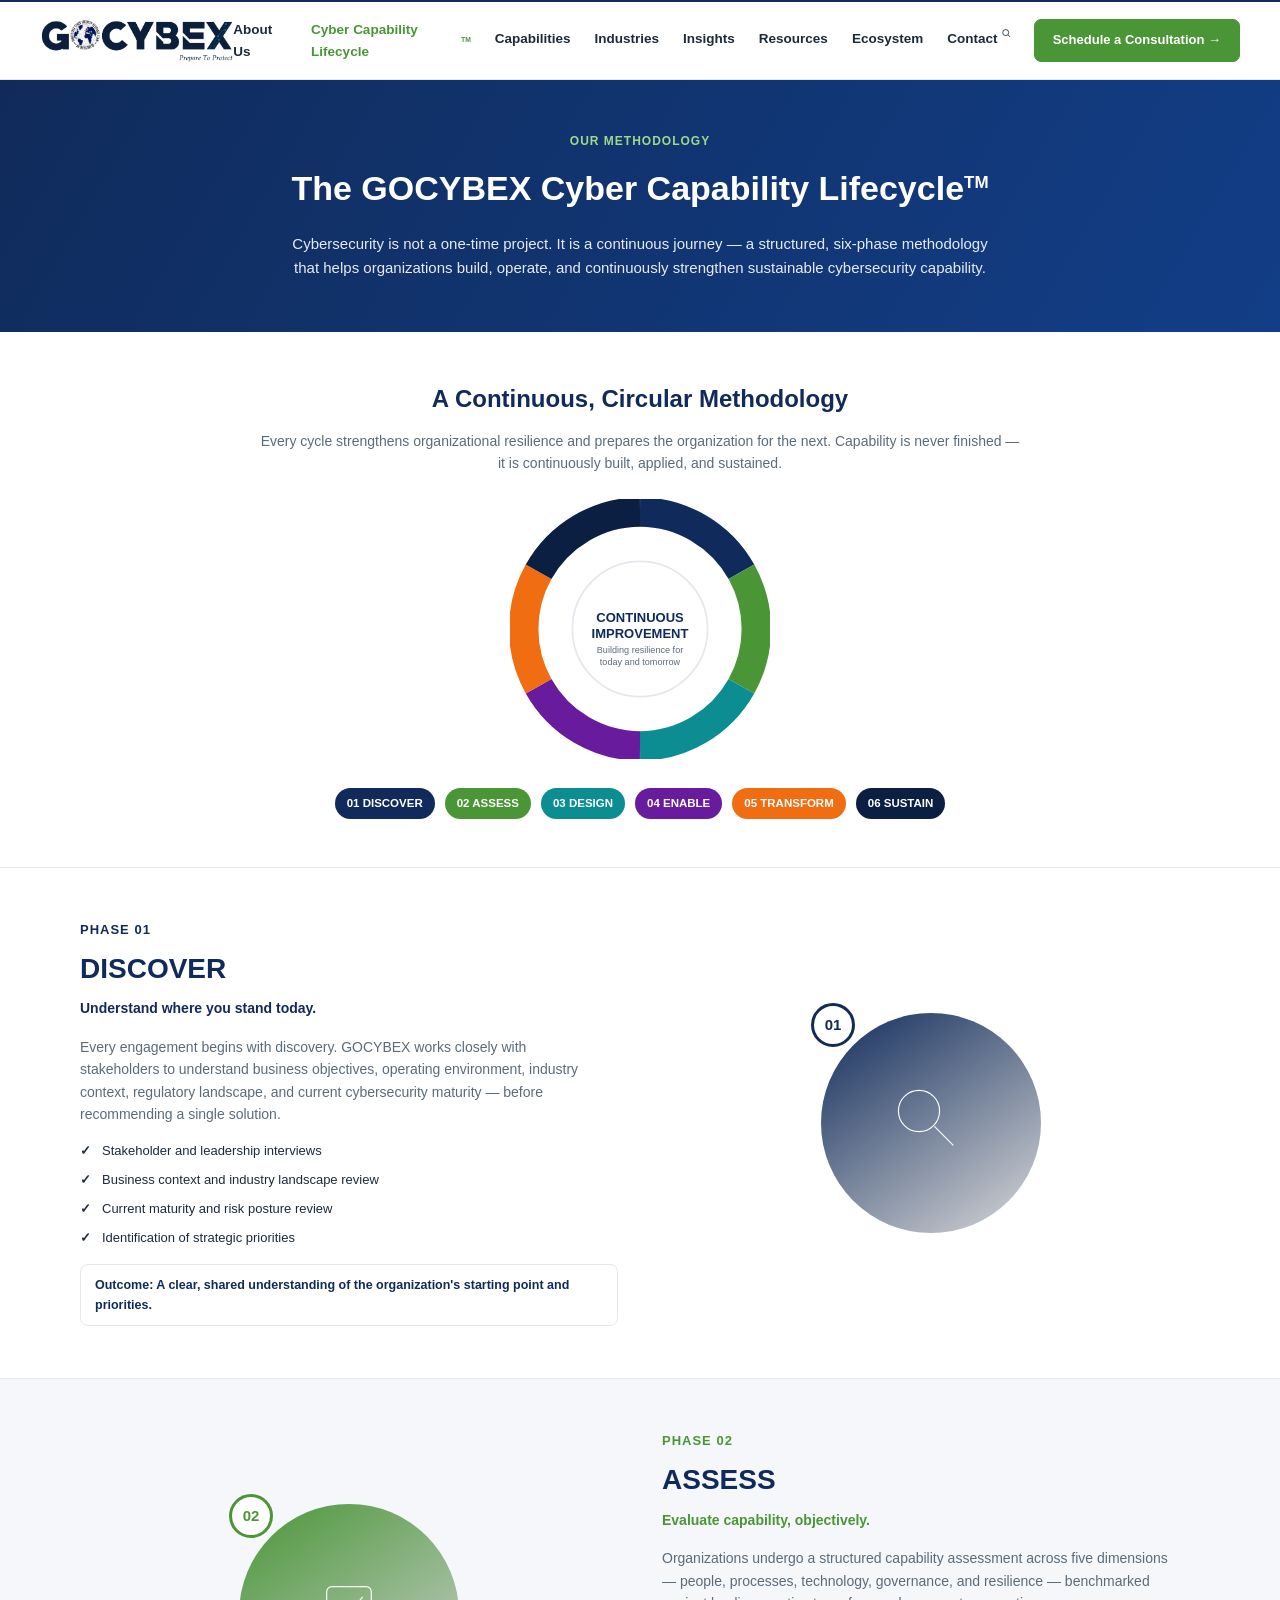
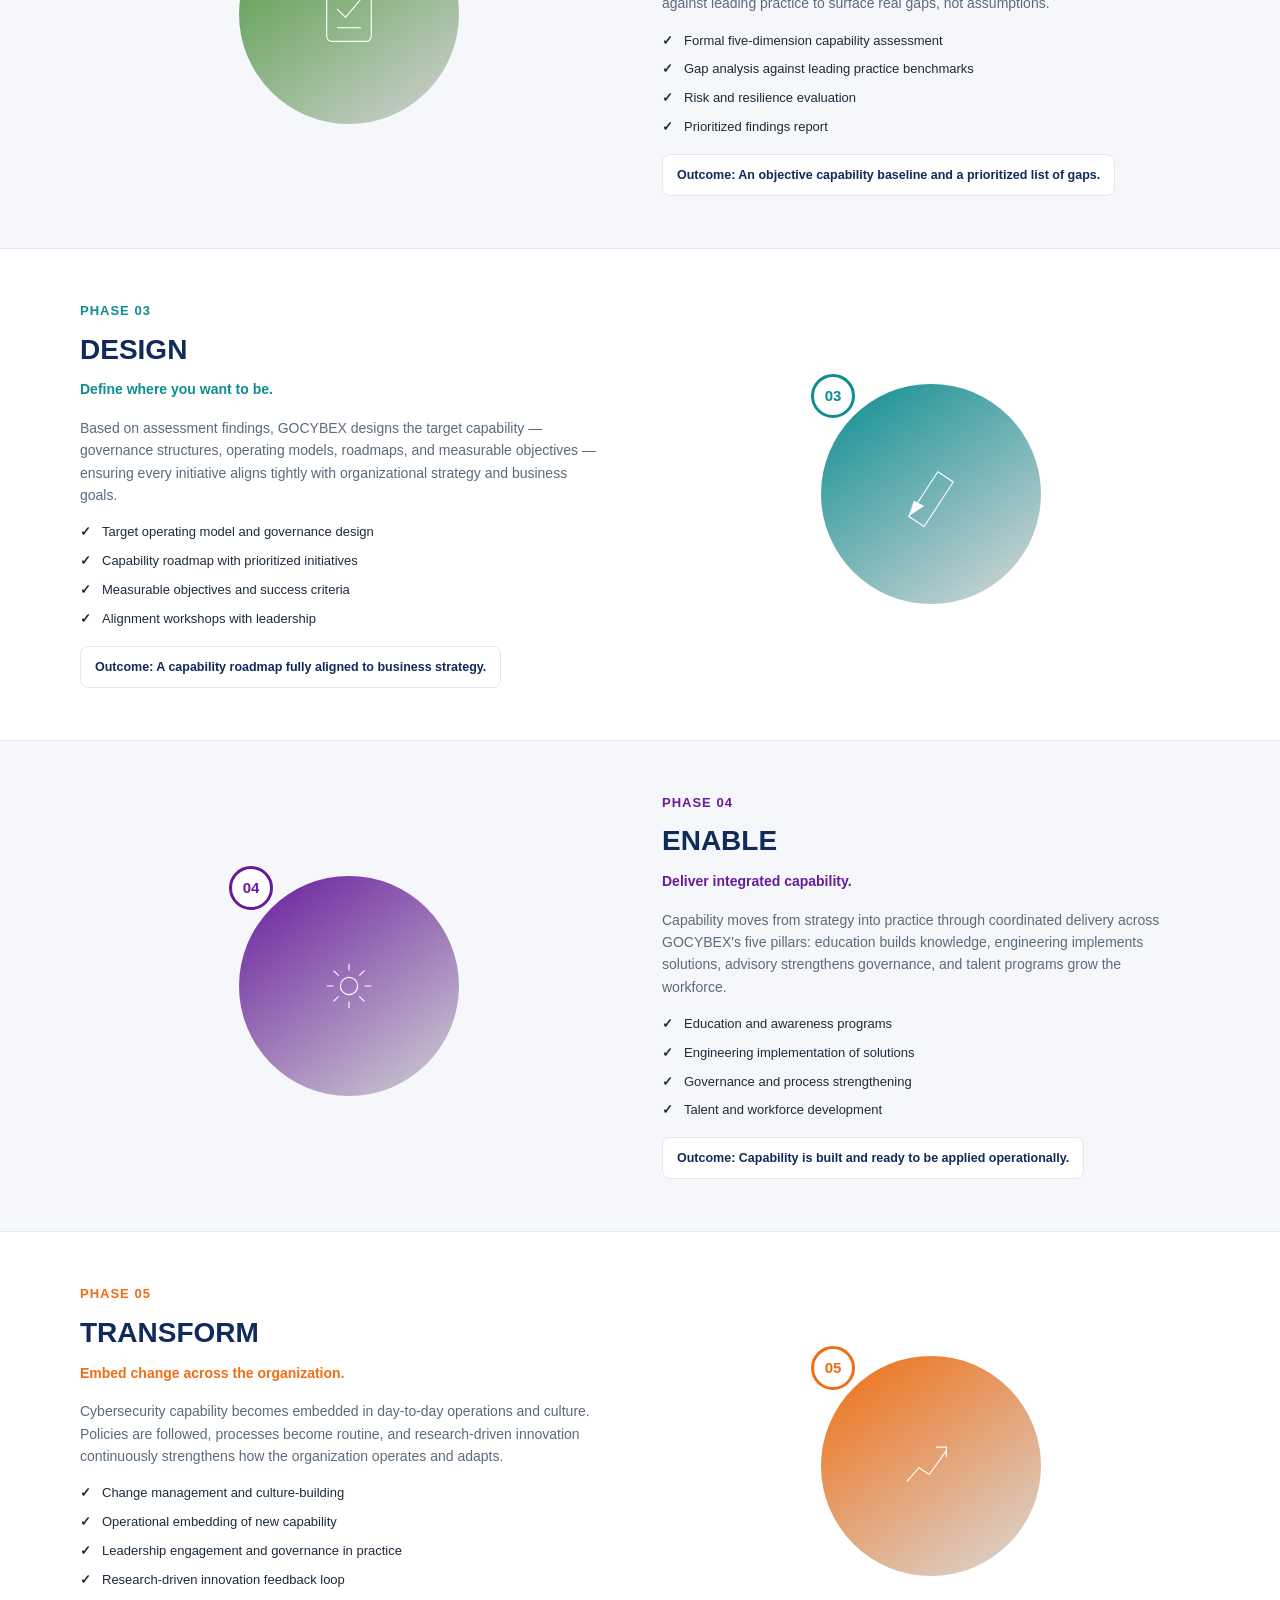
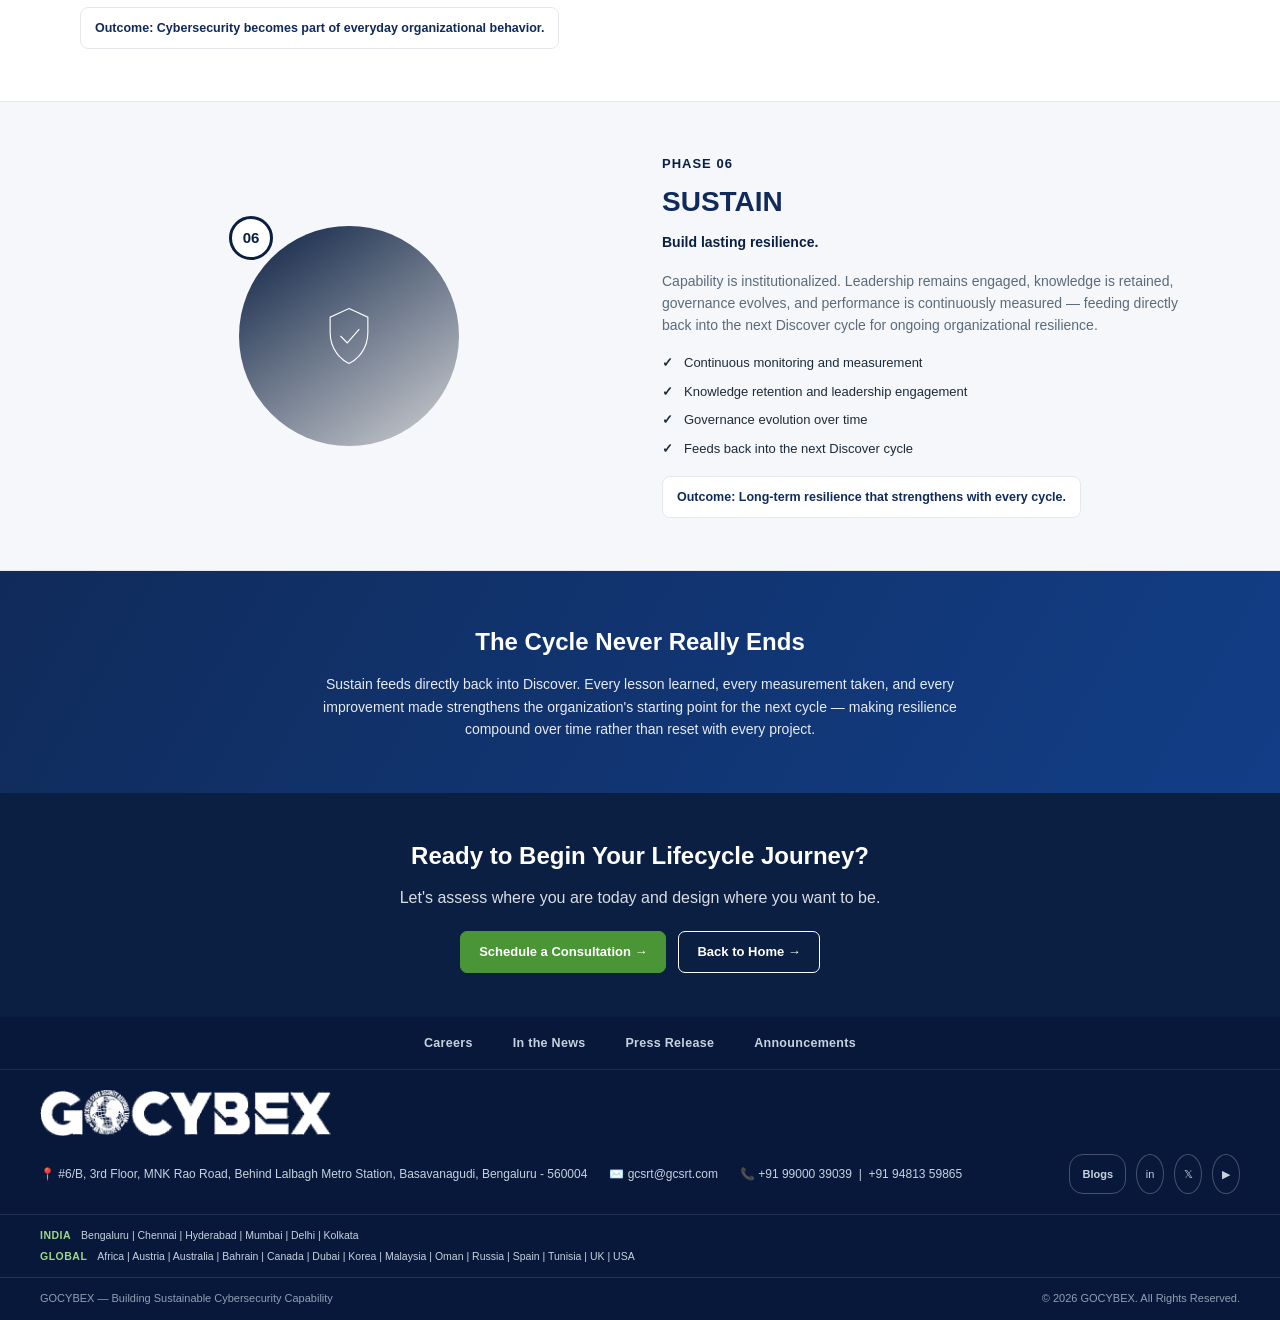
<file: lifecycle.html>
<!DOCTYPE html>
<html lang="en">
<head>
<meta charset="UTF-8">
<title>Cyber Capability Lifecycle&#8482; — GOCYBEX</title>
<meta name="viewport" content="width=device-width, initial-scale=1.0">
<style>
:root{
  --navy:#102b5b; --tech-blue:#123e87; --green:#4a9637; --orange:#f06d12;
  --purple:#681b9c; --teal:#0b8d91; --navy-deep:#0a1f42; --gray-bg:#F5F7FA; --gray-border:#E4E8ED;
  --text-dark:#1C2B3A; --text-gray:#5B6B7B; --white:#FFFFFF;
}
*{box-sizing:border-box; margin:0; padding:0;}
body{font-family:Arial,Helvetica,sans-serif; color:var(--text-dark); line-height:1.6; background:#fff;}
a{text-decoration:none; color:inherit;}
img{max-width:100%; display:block;}
.container{max-width:1200px; margin:0 auto; padding:0 40px;}
header{position:sticky; top:0; z-index:100; background:#fff; border-bottom:1px solid var(--gray-border); border-top:2px solid var(--navy); height:80px;}
.nav-wrap{display:flex; align-items:center; justify-content:space-between; height:100%; max-width:1400px; margin:0 auto; padding:0 40px;}
.logo{display:flex; align-items:center; gap:10px;}
nav ul{display:flex; gap:24px; list-style:none;}
nav ul li a{font-size:13.5px; font-weight:600; color:var(--text-dark);}
nav ul li a:hover{color:var(--navy);}
.nav-right{display:flex; align-items:center; gap:18px;}
.search-icon{width:18px; height:18px; color:var(--text-dark);}
.btn{display:inline-flex; align-items:center; gap:7px; font-weight:700; font-size:13px; padding:10px 18px; border-radius:7px; cursor:pointer; white-space:nowrap; transition:transform 0.2s ease, box-shadow 0.2s ease, filter 0.2s ease;}
.btn-primary{background:var(--green); color:#fff; border:1px solid var(--green);}
.btn-primary:hover{filter:brightness(0.92); transform:translateY(-2px); box-shadow:0 8px 16px rgba(74,150,55,0.3);}
.btn-secondary{background:transparent; color:var(--navy); border:1.5px solid var(--navy);}
.btn-secondary:hover{background:var(--navy); color:#fff; transform:translateY(-2px);}

.page-hero{background:linear-gradient(120deg, var(--navy), var(--tech-blue)); color:white; padding:52px 0; text-align:center;}
.page-hero .eyebrow{color:#9fd88a; font-weight:700; font-size:12px; letter-spacing:1px; text-transform:uppercase;}
.page-hero h1{font-size:34px; font-weight:800; margin-top:10px;}
.page-hero p{max-width:720px; margin:16px auto 0; font-size:15px; opacity:0.9;}

.overview{padding:48px 0; text-align:center; border-bottom:1px solid var(--gray-border);}
.overview h2{font-size:24px; font-weight:800; color:var(--navy); margin-bottom:12px;}
.overview p{max-width:760px; margin:0 auto 24px; font-size:14px; color:var(--text-gray);}
.mini-wheel{width:260px; height:260px; margin:0 auto;}
.mini-labels{display:flex; justify-content:center; flex-wrap:wrap; gap:10px; margin-top:22px;}
.mini-chip{display:flex; align-items:center; gap:6px; font-size:11.5px; font-weight:700; padding:6px 12px; border-radius:16px; color:white;}

.stage-section{padding:52px 0; border-bottom:1px solid var(--gray-border);}
.stage-section.tinted{background:var(--gray-bg);}
.stage-grid{display:grid; grid-template-columns:1fr 1fr; gap:44px; align-items:center;}
.stage-grid.reverse .stage-text{order:2;}
.stage-grid.reverse .stage-visual{order:1;}
.stage-num{font-size:13px; font-weight:800; letter-spacing:1px; text-transform:uppercase; margin-bottom:6px;}
.stage-text h2{font-size:28px; font-weight:800; color:var(--navy); margin-bottom:6px;}
.stage-tagline{font-size:14px; font-weight:600; margin-bottom:16px;}
.stage-text p{font-size:14px; color:var(--text-gray); margin-bottom:16px; max-width:520px;}
.stage-list{list-style:none; margin-bottom:16px;}
.stage-list li{font-size:13px; color:var(--text-dark); margin-bottom:8px; padding-left:22px; position:relative;}
.stage-list li::before{content:"✓"; position:absolute; left:0; font-weight:800;}
.stage-outcome{font-size:12.5px; font-weight:700; color:var(--navy); background:#fff; border:1px solid var(--gray-border); border-radius:8px; padding:10px 14px; display:inline-block;}
.stage-visual{display:flex; align-items:center; justify-content:center;}
.stage-circle{width:220px; height:220px; border-radius:50%; display:flex; align-items:center; justify-content:center; position:relative;}
.stage-circle svg{width:96px; height:96px; stroke:white; fill:none; stroke-width:1.3;}
.stage-badge{position:absolute; top:-10px; left:-10px; width:44px; height:44px; border-radius:50%; background:white; border:3px solid; display:flex; align-items:center; justify-content:center; font-weight:800; font-size:15px;}

.loop-closer{padding:52px 0; text-align:center; background:linear-gradient(120deg, var(--navy), var(--tech-blue)); color:white;}
.loop-closer h2{font-size:24px; font-weight:800; margin-bottom:12px;}
.loop-closer p{max-width:700px; margin:0 auto; opacity:0.9; font-size:14px;}

.cta-strip{background:var(--navy-deep); color:white; padding:44px 0; text-align:center;}
.cta-strip h2{font-size:24px; font-weight:800; margin-bottom:10px;}
.cta-strip p{opacity:0.85; margin-bottom:20px;}
.cta-strip .btns{display:flex; gap:12px; justify-content:center;}

footer{background:#08183a; color:#C7D2DE;}
.foot-top{display:flex; justify-content:space-between; align-items:center; flex-wrap:wrap; gap:18px; padding:20px 40px; max-width:1400px; margin:0 auto;}
.foot-brand{display:flex; align-items:center; gap:10px;}
.foot-contact{display:flex; gap:22px; flex-wrap:wrap; font-size:12px;}
.foot-social{display:flex; gap:10px;}
.foot-social a{width:28px; height:28px; border-radius:50%; border:1px solid rgba(255,255,255,0.25); display:flex; align-items:center; justify-content:center; font-size:11px;}
.foot-bottom{display:flex; justify-content:space-between; padding:12px 40px; font-size:11px; color:#8FA0B2; border-top:1px solid rgba(255,255,255,0.12); max-width:1400px; margin:0 auto;}
.tag{font-size:10.5px; color:#9FB0C2; margin-top:2px;}

.reveal{opacity:0; transform:translateY(24px); transition:opacity 0.6s ease, transform 0.6s ease;}
.reveal.in-view{opacity:1; transform:translateY(0);}

@media (max-width:1000px){
  nav ul{display:none;}
  .stage-grid{grid-template-columns:1fr;}
  .stage-grid.reverse .stage-text, .stage-grid.reverse .stage-visual{order:0;}
}
@media (max-width:480px){
  .page-hero h1{font-size:26px;}
  .stage-circle{width:170px; height:170px;}
  .stage-circle svg{width:74px; height:74px;}
  .stage-text h2{font-size:22px;}
}

.mobile-toggle{display:none; flex-direction:column; gap:5px; width:26px; height:26px; justify-content:center; cursor:pointer; background:none; border:none; padding:0; z-index:110;}
.mobile-toggle span{display:block; height:2px; width:100%; background:var(--navy); border-radius:2px; transition:transform .25s ease, opacity .25s ease;}
.mobile-toggle.active span:nth-child(1){transform:translateY(7px) rotate(45deg);}
.mobile-toggle.active span:nth-child(2){opacity:0;}
.mobile-toggle.active span:nth-child(3){transform:translateY(-7px) rotate(-45deg);}

@media (max-width:1000px){
  .mobile-toggle{display:flex;}
  nav ul{
    display:none;
    position:fixed; top:80px; left:0; right:0;
    background:#fff; flex-direction:column; gap:0;
    padding:6px 24px 18px; box-shadow:0 12px 24px rgba(16,43,91,0.12);
    max-height:calc(100vh - 80px); overflow-y:auto; z-index:99;
  }
  nav.nav-open ul{display:flex;}
  nav ul li{border-bottom:1px solid var(--gray-border); width:100%;}
  nav ul li a{display:block; padding:14px 2px; font-size:14.5px;}
  .nav-right{gap:10px;}
  .nav-right .btn{padding:9px 14px; font-size:12px;}
}
@media (max-width:480px){
  .nav-wrap{padding:0 18px;}
  .logo img{height:26px !important;}
}

.search-wrap{position:relative; display:flex; align-items:center;}
.search-btn{background:none; border:none; cursor:pointer; padding:4px; display:flex;}
.search-form{position:absolute; right:0; top:calc(100% + 10px); width:0; overflow:hidden; opacity:0; visibility:hidden; transition:width .25s ease, opacity .2s ease; background:#fff; border:1px solid var(--gray-border); border-radius:8px; box-shadow:0 10px 24px rgba(16,43,91,0.15);}
.search-wrap.open .search-form{width:220px; opacity:1; visibility:visible;}
.search-form input{width:100%; border:none; padding:10px 14px; font-size:13px; border-radius:8px; outline:none;}
@media (max-width:1000px){
  .search-form{right:auto; left:0;}
  .search-wrap.open .search-form{width:200px;}
}

.foot-locations{border-top:1px solid rgba(255,255,255,0.1); padding:10px 0;}
.loc-row{display:flex; align-items:baseline; gap:10px; flex-wrap:wrap; font-size:10.5px; padding:2px 40px;}
.loc-label{font-weight:800; color:#9fd88a; letter-spacing:0.5px; flex-shrink:0;}
.loc-list{color:#C7D2DE; line-height:1.6;}
@media (max-width:600px){ .loc-row{padding:2px 20px; flex-direction:column; gap:2px;} }
</style>
  <link rel="icon" type="image/svg+xml" href="assets/favicon.svg">
  <link rel="icon" type="image/png" sizes="32x32" href="assets/favicon-32.png">
  <link rel="icon" type="image/png" sizes="16x16" href="assets/favicon-16.png">
  <link rel="apple-touch-icon" sizes="180x180" href="assets/apple-touch-icon.png">
  <link rel="stylesheet" href="assets/responsive.css">
</head>
<body>

<header>
  <div class="container nav-wrap">
    <div class="logo">
      <a href="index.html" aria-label="GOCYBEX home" style="display:inline-block;"><img src="assets/logo-header.png" alt="GOCYBEX logo" style="height:44px; width:auto; object-fit:contain;"></a>
    </div>
    <nav>
      <ul>
        <li><a href="about.html">About Us</a></li>
        <li><a href="lifecycle.html" style="color:#4a9637;">Cyber Capability Lifecycle<sup style="font-size:0.5em;">TM</sup></a></li>
        <li><a href="capabilities.html">Capabilities</a></li>
        <li><a href="industries.html">Industries</a></li>
        <li><a href="insights.html">Insights</a></li>
        <li><a href="resources.html">Resources</a></li>
        <li><a href="ecosystem.html">Ecosystem</a></li>
        <li><a href="contact.html">Contact</a></li>
      </ul>
    </nav>
    <div class="nav-right">
      <div class="search-wrap">
        <button class="search-btn" aria-label="Search GOCYBEX" type="button">
          <svg class="search-icon" viewBox="0 0 24 24" fill="none" stroke="currentColor" stroke-width="2"><circle cx="11" cy="11" r="7"/><line x1="21" y1="21" x2="16.65" y2="16.65"/></svg>
        </button>
        <form class="search-form">
          <input type="text" placeholder="Search GOCYBEX...">
        </form>
      </div>
      <a class="btn btn-primary" href="https://calendly.com/gocybex" target="_blank" rel="noopener">Schedule a Consultation →</a>
    <button class="mobile-toggle" aria-label="Toggle menu" aria-expanded="false">
      <span></span><span></span><span></span>
    </button>
    </div>
  </div>
</header>

<section class="page-hero">
  <div class="container">
    <div class="eyebrow">Our Methodology</div>
    <h1>The GOCYBEX Cyber Capability Lifecycle<sup style="font-size:0.5em;">TM</sup></h1>
    <p>Cybersecurity is not a one-time project. It is a continuous journey — a structured, six-phase methodology that helps organizations build, operate, and continuously strengthen sustainable cybersecurity capability.</p>
  </div>
</section>

<section class="overview reveal">
  <div class="container">
    <h2>A Continuous, Circular Methodology</h2>
    <p>Every cycle strengthens organizational resilience and prepares the organization for the next. Capability is never finished — it is continuously built, applied, and sustained.</p>
    <svg class="mini-wheel" viewBox="0 0 300 300">
      <g fill="none" stroke-width="34">
        <path d="M150,15 A135,135 0 0 1 267,84" stroke="#102b5b"/>
        <path d="M267,84 A135,135 0 0 1 267,216" stroke="#4a9637"/>
        <path d="M267,216 A135,135 0 0 1 150,285" stroke="#0b8d91"/>
        <path d="M150,285 A135,135 0 0 1 33,216" stroke="#681b9c"/>
        <path d="M33,216 A135,135 0 0 1 33,84" stroke="#f06d12"/>
        <path d="M33,84 A135,135 0 0 1 150,15" stroke="#0a1f42"/>
      </g>
      <circle cx="150" cy="150" r="78" fill="white" stroke="#E4E8ED" stroke-width="2"/>
      <text x="150" y="142" text-anchor="middle" font-size="15" font-weight="700" fill="#102b5b" font-family="Arial">CONTINUOUS</text>
      <text x="150" y="160" text-anchor="middle" font-size="15" font-weight="700" fill="#102b5b" font-family="Arial">IMPROVEMENT</text>
      <text x="150" y="178" text-anchor="middle" font-size="10.5" fill="#5B6B7B" font-family="Arial">Building resilience for</text>
      <text x="150" y="191" text-anchor="middle" font-size="10.5" fill="#5B6B7B" font-family="Arial">today and tomorrow</text>
    </svg>
    <div class="mini-labels"><div class="mini-chip" style="background:#102b5b;">01 DISCOVER</div><div class="mini-chip" style="background:#4a9637;">02 ASSESS</div><div class="mini-chip" style="background:#0b8d91;">03 DESIGN</div><div class="mini-chip" style="background:#681b9c;">04 ENABLE</div><div class="mini-chip" style="background:#f06d12;">05 TRANSFORM</div><div class="mini-chip" style="background:#0a1f42;">06 SUSTAIN</div></div>
  </div>
</section>


<section class="stage-section reveal">
  <div class="container stage-grid">
    <div class="stage-text">
      <div class="stage-num" style="color:#102b5b;">Phase 01</div>
      <h2>DISCOVER</h2>
      <div class="stage-tagline" style="color:#102b5b;">Understand where you stand today.</div>
      <p>Every engagement begins with discovery. GOCYBEX works closely with stakeholders to understand business objectives, operating environment, industry context, regulatory landscape, and current cybersecurity maturity — before recommending a single solution.</p>
      <ul class="stage-list"><li>Stakeholder and leadership interviews</li><li>Business context and industry landscape review</li><li>Current maturity and risk posture review</li><li>Identification of strategic priorities</li></ul>
      <div class="stage-outcome">Outcome: A clear, shared understanding of the organization's starting point and priorities.</div>
    </div>
    <div class="stage-visual">
      <div class="stage-circle" style="background:linear-gradient(145deg,#102b5b,rgba(0,0,0,0.15));">
        <div class="stage-badge" style="border-color:#102b5b; color:#102b5b;">01</div>
        <svg viewBox="0 0 112 112"><circle cx="42" cy="42" r="24"/><line x1="60" y1="60" x2="82" y2="82"/></svg>
      </div>
    </div>
  </div>
</section>

<section class="stage-section tinted reveal">
  <div class="container stage-grid reverse">
    <div class="stage-text">
      <div class="stage-num" style="color:#4a9637;">Phase 02</div>
      <h2>ASSESS</h2>
      <div class="stage-tagline" style="color:#4a9637;">Evaluate capability, objectively.</div>
      <p>Organizations undergo a structured capability assessment across five dimensions — people, processes, technology, governance, and resilience — benchmarked against leading practice to surface real gaps, not assumptions.</p>
      <ul class="stage-list"><li>Formal five-dimension capability assessment</li><li>Gap analysis against leading practice benchmarks</li><li>Risk and resilience evaluation</li><li>Prioritized findings report</li></ul>
      <div class="stage-outcome">Outcome: An objective capability baseline and a prioritized list of gaps.</div>
    </div>
    <div class="stage-visual">
      <div class="stage-circle" style="background:linear-gradient(145deg,#4a9637,rgba(0,0,0,0.15));">
        <div class="stage-badge" style="border-color:#4a9637; color:#4a9637;">02</div>
        <svg viewBox="0 0 112 112"><rect x="30" y="24" width="52" height="64" rx="6"/><path d="M42 50l10 10 20-24"/><line x1="42" y1="72" x2="70" y2="72"/></svg>
      </div>
    </div>
  </div>
</section>

<section class="stage-section reveal">
  <div class="container stage-grid">
    <div class="stage-text">
      <div class="stage-num" style="color:#0b8d91;">Phase 03</div>
      <h2>DESIGN</h2>
      <div class="stage-tagline" style="color:#0b8d91;">Define where you want to be.</div>
      <p>Based on assessment findings, GOCYBEX designs the target capability — governance structures, operating models, roadmaps, and measurable objectives — ensuring every initiative aligns tightly with organizational strategy and business goals.</p>
      <ul class="stage-list"><li>Target operating model and governance design</li><li>Capability roadmap with prioritized initiatives</li><li>Measurable objectives and success criteria</li><li>Alignment workshops with leadership</li></ul>
      <div class="stage-outcome">Outcome: A capability roadmap fully aligned to business strategy.</div>
    </div>
    <div class="stage-visual">
      <div class="stage-circle" style="background:linear-gradient(145deg,#0b8d91,rgba(0,0,0,0.15));">
        <div class="stage-badge" style="border-color:#0b8d91; color:#0b8d91;">03</div>
        <svg viewBox="0 0 112 112"><path d="M30 82L64 30l18 12-34 52z"/><path d="M30 82l6-18 12 6z" fill="white" stroke="none"/></svg>
      </div>
    </div>
  </div>
</section>

<section class="stage-section tinted reveal">
  <div class="container stage-grid reverse">
    <div class="stage-text">
      <div class="stage-num" style="color:#681b9c;">Phase 04</div>
      <h2>ENABLE</h2>
      <div class="stage-tagline" style="color:#681b9c;">Deliver integrated capability.</div>
      <p>Capability moves from strategy into practice through coordinated delivery across GOCYBEX's five pillars: education builds knowledge, engineering implements solutions, advisory strengthens governance, and talent programs grow the workforce.</p>
      <ul class="stage-list"><li>Education and awareness programs</li><li>Engineering implementation of solutions</li><li>Governance and process strengthening</li><li>Talent and workforce development</li></ul>
      <div class="stage-outcome">Outcome: Capability is built and ready to be applied operationally.</div>
    </div>
    <div class="stage-visual">
      <div class="stage-circle" style="background:linear-gradient(145deg,#681b9c,rgba(0,0,0,0.15));">
        <div class="stage-badge" style="border-color:#681b9c; color:#681b9c;">04</div>
        <svg viewBox="0 0 112 112"><circle cx="56" cy="56" r="10"/><path d="M56 30v8M56 74v8M30 56h8M74 56h8M38 38l6 6M68 68l6 6M38 74l6-6M68 44l6-6"/></svg>
      </div>
    </div>
  </div>
</section>

<section class="stage-section reveal">
  <div class="container stage-grid">
    <div class="stage-text">
      <div class="stage-num" style="color:#f06d12;">Phase 05</div>
      <h2>TRANSFORM</h2>
      <div class="stage-tagline" style="color:#f06d12;">Embed change across the organization.</div>
      <p>Cybersecurity capability becomes embedded in day-to-day operations and culture. Policies are followed, processes become routine, and research-driven innovation continuously strengthens how the organization operates and adapts.</p>
      <ul class="stage-list"><li>Change management and culture-building</li><li>Operational embedding of new capability</li><li>Leadership engagement and governance in practice</li><li>Research-driven innovation feedback loop</li></ul>
      <div class="stage-outcome">Outcome: Cybersecurity becomes part of everyday organizational behavior.</div>
    </div>
    <div class="stage-visual">
      <div class="stage-circle" style="background:linear-gradient(145deg,#f06d12,rgba(0,0,0,0.15));">
        <div class="stage-badge" style="border-color:#f06d12; color:#f06d12;">05</div>
        <svg viewBox="0 0 112 112"><path d="M28 74l14-16 12 8 20-28"/><path d="M62 34h12v12"/></svg>
      </div>
    </div>
  </div>
</section>

<section class="stage-section tinted reveal">
  <div class="container stage-grid reverse">
    <div class="stage-text">
      <div class="stage-num" style="color:#0a1f42;">Phase 06</div>
      <h2>SUSTAIN</h2>
      <div class="stage-tagline" style="color:#0a1f42;">Build lasting resilience.</div>
      <p>Capability is institutionalized. Leadership remains engaged, knowledge is retained, governance evolves, and performance is continuously measured — feeding directly back into the next Discover cycle for ongoing organizational resilience.</p>
      <ul class="stage-list"><li>Continuous monitoring and measurement</li><li>Knowledge retention and leadership engagement</li><li>Governance evolution over time</li><li>Feeds back into the next Discover cycle</li></ul>
      <div class="stage-outcome">Outcome: Long-term resilience that strengthens with every cycle.</div>
    </div>
    <div class="stage-visual">
      <div class="stage-circle" style="background:linear-gradient(145deg,#0a1f42,rgba(0,0,0,0.15));">
        <div class="stage-badge" style="border-color:#0a1f42; color:#0a1f42;">06</div>
        <svg viewBox="0 0 112 112"><path d="M56 24l22 10v18c0 20-13 32-22 36-9-4-22-16-22-36V34z"/><path d="M46 56l8 8 14-16"/></svg>
      </div>
    </div>
  </div>
</section>


<section class="loop-closer reveal">
  <div class="container">
    <h2>The Cycle Never Really Ends</h2>
    <p>Sustain feeds directly back into Discover. Every lesson learned, every measurement taken, and every improvement made strengthens the organization's starting point for the next cycle — making resilience compound over time rather than reset with every project.</p>
  </div>
</section>

<section class="cta-strip reveal">
  <div class="container">
    <h2>Ready to Begin Your Lifecycle Journey?</h2>
    <p>Let's assess where you are today and design where you want to be.</p>
    <div class="btns">
      <a class="btn btn-primary" href="https://calendly.com/gocybex" target="_blank" rel="noopener">Schedule a Consultation →</a>
      <a class="btn btn-secondary" style="background:transparent;color:#fff;border:1.5px solid #fff;" href="index.html">Back to Home →</a>
    </div>
  </div>
</section>

<section class="pre-footer-links" style="background:#08183a !important;padding:16px 0 !important;border-bottom:1px solid rgba(255,255,255,0.08);">
  <div class="container pre-footer-inner" style="display:flex !important;justify-content:center !important;align-items:center;gap:40px;flex-wrap:wrap;text-align:center;">
    <a href="careers.html" style="color:#C7D2DE !important;font-size:12.5px;font-weight:700;letter-spacing:0.3px;text-decoration:none;">Careers</a>
    <a href="news.html" style="color:#C7D2DE !important;font-size:12.5px;font-weight:700;letter-spacing:0.3px;text-decoration:none;">In the News</a>
    <a href="press-release.html" style="color:#C7D2DE !important;font-size:12.5px;font-weight:700;letter-spacing:0.3px;text-decoration:none;">Press Release</a>
    <a href="announcements.html" style="color:#C7D2DE !important;font-size:12.5px;font-weight:700;letter-spacing:0.3px;text-decoration:none;">Announcements</a>
  </div>
</section>

<footer class="reveal">
  <div class="foot-top">
    <div class="foot-brand">
      <a href="index.html" aria-label="GOCYBEX home" style="display:inline-block;"><img src="assets/logo-footer.png" alt="GOCYBEX logo" style="height:46px; width:auto; object-fit:contain; display:block;"></a>
    </div>
    <div class="foot-contact">
      <a href="https://maps.app.goo.gl/YukK5HfaoA8zEjeB6" target="_blank" rel="noopener" style="color:inherit; text-decoration:none;">📍 #6/B, 3rd Floor, MNK Rao Road, Behind Lalbagh Metro Station, Basavanagudi, Bengaluru - 560004</a>
      <span>✉️ gcsrt@gcsrt.com</span>
      <span>📞 +91 99000 39039 &nbsp;|&nbsp; +91 94813 59865</span>
    </div>
    <div class="foot-social">
      <a href="insights.html#articles" style="width:auto; border-radius:14px; padding:0 12px; font-size:11px; font-weight:700;">Blogs</a>
      <a href="https://linkedin.com/company/inngocybex/" target="_blank" rel="noopener" aria-label="LinkedIn">in</a>
      <a href="#" target="_blank" rel="noopener" aria-label="X">𝕏</a>
      <a href="#" target="_blank" rel="noopener" aria-label="YouTube">▶</a>
    </div>
  </div>
  <div class="foot-locations">
    
      <div class="loc-row"><span class="loc-label">INDIA</span><span class="loc-list">Bengaluru | Chennai | Hyderabad | Mumbai | Delhi | Kolkata</span></div>
      <div class="loc-row"><span class="loc-label">GLOBAL</span><span class="loc-list">Africa | Austria | Australia | Bahrain | Canada | Dubai | Korea | Malaysia | Oman | Russia | Spain | Tunisia | UK | USA</span></div>
    
  </div>
<div class="foot-bottom">
    <span>GOCYBEX — Building Sustainable Cybersecurity Capability</span>
    <span>© 2026 GOCYBEX. All Rights Reserved.</span>
  </div>
</footer>

<script src="assets/main.js" defer></script>

</body>
</html>
</file>
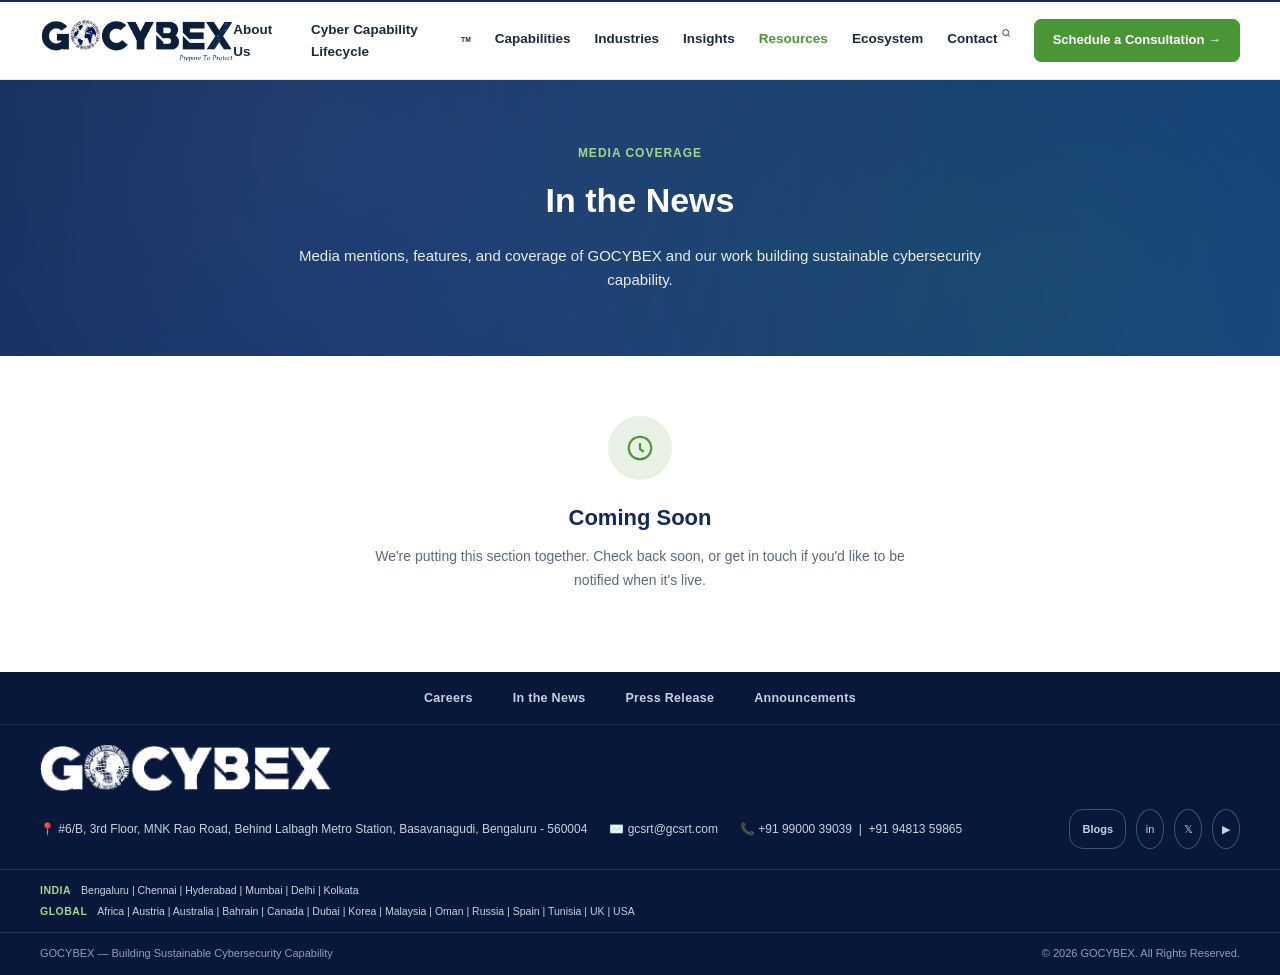
<file: news.html>
<!DOCTYPE html>
<html lang="en">
<head>
<meta charset="UTF-8">
<title>In the News — GOCYBEX</title>
<meta name="viewport" content="width=device-width, initial-scale=1.0">
<style>
:root{
  --navy:#102b5b; --tech-blue:#123e87; --green:#4a9637; --orange:#f06d12;
  --purple:#681b9c; --teal:#0b8d91; --navy-deep:#0a1f42; --gray-bg:#F5F7FA; --gray-border:#E4E8ED;
  --text-dark:#1C2B3A; --text-gray:#5B6B7B; --white:#FFFFFF;
}
*{box-sizing:border-box; margin:0; padding:0;}
body{font-family:Arial,Helvetica,sans-serif; color:var(--text-dark); line-height:1.6; background:#fff; overflow-x:hidden;}
a{text-decoration:none; color:inherit;}
img{max-width:100%; display:block;}
.container{max-width:1200px; margin:0 auto; padding:0 40px;}
header{position:sticky; top:0; z-index:100; background:#fff; border-bottom:1px solid var(--gray-border); border-top:2px solid var(--navy); height:80px;}
.nav-wrap{display:flex; align-items:center; justify-content:space-between; height:100%; max-width:1400px; margin:0 auto; padding:0 40px;}
.logo{display:flex; align-items:center; gap:10px;}
nav ul{display:flex; gap:24px; list-style:none;}
nav ul li a{font-size:13.5px; font-weight:600; color:var(--text-dark);}
nav ul li a:hover{color:var(--navy);}
.nav-right{display:flex; align-items:center; gap:18px;}
.search-icon{width:18px; height:18px; color:var(--text-dark);}
.btn{display:inline-flex; align-items:center; gap:7px; font-weight:700; font-size:13px; padding:10px 18px; border-radius:7px; cursor:pointer; white-space:nowrap; transition:transform 0.2s ease, box-shadow 0.2s ease, filter 0.2s ease;}
.btn-primary{background:var(--green); color:#fff; border:1px solid var(--green);}
.btn-primary:hover{filter:brightness(0.92); transform:translateY(-2px); box-shadow:0 8px 16px rgba(74,150,55,0.3);}
.btn-secondary{background:transparent; color:var(--navy); border:1.5px solid var(--navy);}
.btn-secondary:hover{background:var(--navy); color:#fff; transform:translateY(-2px);}

.page-hero{position:relative; overflow:hidden; background:linear-gradient(120deg, var(--navy), var(--tech-blue)); color:white; padding:64px 0; text-align:center;}
.page-hero .parallax-bg{position:absolute; inset:-20% -10%; background:radial-gradient(circle at 30% 30%, rgba(255,255,255,0.08), transparent 60%), radial-gradient(circle at 75% 70%, rgba(74,150,55,0.18), transparent 55%); will-change:transform;}
.page-hero .content{position:relative; z-index:1;}
.page-hero .eyebrow{color:#9fd88a; font-weight:700; font-size:12px; letter-spacing:1px; text-transform:uppercase;}
.page-hero h1{font-size:34px; font-weight:800; margin-top:10px;}
.page-hero p{max-width:720px; margin:16px auto 0; font-size:15px; opacity:0.9;}

.cta-strip{background:var(--navy-deep); color:white; padding:44px 0; text-align:center;}
.cta-strip h2{font-size:24px; font-weight:800; margin-bottom:10px;}
.cta-strip p{opacity:0.85; margin-bottom:20px;}
.cta-strip .btns{display:flex; gap:12px; justify-content:center;}

footer{background:#08183a; color:#C7D2DE;}
.foot-top{display:flex; justify-content:space-between; align-items:center; flex-wrap:wrap; gap:18px; padding:20px 40px; max-width:1400px; margin:0 auto;}
.foot-brand{display:flex; align-items:center; gap:10px;}
.foot-contact{display:flex; gap:22px; flex-wrap:wrap; font-size:12px;}
.foot-social{display:flex; gap:10px;}
.foot-social a{width:28px; height:28px; border-radius:50%; border:1px solid rgba(255,255,255,0.25); display:flex; align-items:center; justify-content:center; font-size:11px;}
.foot-bottom{display:flex; justify-content:space-between; padding:12px 40px; font-size:11px; color:#8FA0B2; border-top:1px solid rgba(255,255,255,0.12); max-width:1400px; margin:0 auto;}
.tag{font-size:10.5px; color:#9FB0C2; margin-top:2px;}

.reveal{opacity:0; transform:translateY(24px); transition:opacity 0.7s ease, transform 0.7s ease;}
.reveal.in-view{opacity:1; transform:translateY(0);}
.reveal.delay1.in-view{transition-delay:0.08s;}
.reveal.delay2.in-view{transition-delay:0.16s;}
.reveal.delay3.in-view{transition-delay:0.24s;}

@media (max-width:1000px){ nav ul{display:none;} }
@media (max-width:480px){
  .page-hero h1{font-size:26px;}
  .download-item{flex-direction:column; align-items:flex-start; gap:8px;}
}

.res-grid{display:grid; grid-template-columns:repeat(3,1fr); gap:20px; padding:44px 0;}
.res-card{background:#fff; border:1px solid var(--gray-border); border-radius:14px; padding:24px; transition:transform .25s ease, box-shadow .25s ease;}
.res-card:hover{transform:translateY(-6px); box-shadow:0 14px 28px rgba(16,43,91,0.14);}
.res-icon{width:44px; height:44px; border-radius:12px; display:flex; align-items:center; justify-content:center; margin-bottom:14px;}
.res-icon svg{width:22px; height:22px;}
.res-card h3{font-size:16px; font-weight:800; color:var(--navy); margin-bottom:8px;}
.res-card p{font-size:12.5px; color:var(--text-gray); margin-bottom:14px;}
.res-card a{font-size:12px; font-weight:700; color:var(--navy);}

.download-row{display:flex; flex-direction:column; gap:10px; margin-top:20px;}
.download-item{display:flex; align-items:center; justify-content:space-between; background:#fff; border:1px solid var(--gray-border); border-radius:10px; padding:14px 18px; transition:transform .2s ease, box-shadow .2s ease;}
.download-item:hover{transform:translateX(4px); box-shadow:0 8px 18px rgba(16,43,91,0.1);}
.download-item .dname{font-size:13.5px; font-weight:700; color:var(--navy);}
.download-item .dmeta{font-size:11px; color:var(--text-gray);}
.download-item .dbtn{font-size:11.5px; font-weight:700; color:var(--green);}

@media (max-width:1000px){ .res-grid{grid-template-columns:1fr;} }

.mobile-toggle{display:none; flex-direction:column; gap:5px; width:26px; height:26px; justify-content:center; cursor:pointer; background:none; border:none; padding:0; z-index:110;}
.mobile-toggle span{display:block; height:2px; width:100%; background:var(--navy); border-radius:2px; transition:transform .25s ease, opacity .25s ease;}
.mobile-toggle.active span:nth-child(1){transform:translateY(7px) rotate(45deg);}
.mobile-toggle.active span:nth-child(2){opacity:0;}
.mobile-toggle.active span:nth-child(3){transform:translateY(-7px) rotate(-45deg);}

@media (max-width:1000px){
  .mobile-toggle{display:flex;}
  nav ul{
    display:none;
    position:fixed; top:80px; left:0; right:0;
    background:#fff; flex-direction:column; gap:0;
    padding:6px 24px 18px; box-shadow:0 12px 24px rgba(16,43,91,0.12);
    max-height:calc(100vh - 80px); overflow-y:auto; z-index:99;
  }
  nav.nav-open ul{display:flex;}
  nav ul li{border-bottom:1px solid var(--gray-border); width:100%;}
  nav ul li a{display:block; padding:14px 2px; font-size:14.5px;}
  .nav-right{gap:10px;}
  .nav-right .btn{padding:9px 14px; font-size:12px;}
}
@media (max-width:480px){
  .nav-wrap{padding:0 18px;}
  .logo img{height:26px !important;}
}

.search-wrap{position:relative; display:flex; align-items:center;}
.search-btn{background:none; border:none; cursor:pointer; padding:4px; display:flex;}
.search-form{position:absolute; right:0; top:calc(100% + 10px); width:0; overflow:hidden; opacity:0; visibility:hidden; transition:width .25s ease, opacity .2s ease; background:#fff; border:1px solid var(--gray-border); border-radius:8px; box-shadow:0 10px 24px rgba(16,43,91,0.15);}
.search-wrap.open .search-form{width:220px; opacity:1; visibility:visible;}
.search-form input{width:100%; border:none; padding:10px 14px; font-size:13px; border-radius:8px; outline:none;}
@media (max-width:1000px){
  .search-form{right:auto; left:0;}
  .search-wrap.open .search-form{width:200px;}
}

.foot-locations{border-top:1px solid rgba(255,255,255,0.1); padding:10px 0;}
.loc-row{display:flex; align-items:baseline; gap:10px; flex-wrap:wrap; font-size:10.5px; padding:2px 40px;}
.loc-label{font-weight:800; color:#9fd88a; letter-spacing:0.5px; flex-shrink:0;}
.loc-list{color:#C7D2DE; line-height:1.6;}
@media (max-width:600px){ .loc-row{padding:2px 20px; flex-direction:column; gap:2px;} }
</style>
  <link rel="icon" type="image/svg+xml" href="assets/favicon.svg">
  <link rel="icon" type="image/png" sizes="32x32" href="assets/favicon-32.png">
  <link rel="icon" type="image/png" sizes="16x16" href="assets/favicon-16.png">
  <link rel="apple-touch-icon" sizes="180x180" href="assets/apple-touch-icon.png">
  <link rel="stylesheet" href="assets/responsive.css">
</head>
<body>

<header>
  <div class="container nav-wrap">
    <div class="logo">
      <a href="index.html" aria-label="GOCYBEX home" style="display:inline-block;"><img src="assets/logo-header.png" alt="GOCYBEX logo" style="height:44px; width:auto; object-fit:contain;"></a>
    </div>
    <nav>
      <ul>
        <li><a href="about.html">About Us</a></li>
        <li><a href="lifecycle.html">Cyber Capability Lifecycle<sup style="font-size:0.5em;">TM</sup></a></li>
        <li><a href="capabilities.html">Capabilities</a></li>
        <li><a href="industries.html">Industries</a></li>
        <li><a href="insights.html">Insights</a></li>
        <li><a href="resources.html" style="color:#4a9637;">Resources</a></li>
        <li><a href="ecosystem.html">Ecosystem</a></li>
        <li><a href="contact.html">Contact</a></li>
      </ul>
    </nav>
    <div class="nav-right">
      <div class="search-wrap">
        <button class="search-btn" aria-label="Search GOCYBEX" type="button">
          <svg class="search-icon" viewBox="0 0 24 24" fill="none" stroke="currentColor" stroke-width="2"><circle cx="11" cy="11" r="7"/><line x1="21" y1="21" x2="16.65" y2="16.65"/></svg>
        </button>
        <form class="search-form">
          <input type="text" placeholder="Search GOCYBEX...">
        </form>
      </div>
      <a class="btn btn-primary" href="https://calendly.com/gocybex" target="_blank" rel="noopener">Schedule a Consultation →</a>
    <button class="mobile-toggle" aria-label="Toggle menu" aria-expanded="false">
      <span></span><span></span><span></span>
    </button>
    </div>
  </div>
</header>

<section class="page-hero">
  <div class="parallax-bg"></div>
  <div class="container content">
    <div class="eyebrow">Media Coverage</div>
    <h1>In the News</h1>
    <p>Media mentions, features, and coverage of GOCYBEX and our work building sustainable cybersecurity capability.</p>
  </div>
</section>

<section class="container reveal" style="padding:60px 40px 80px; text-align:center;">
  <div style="max-width:560px; margin:0 auto;">
    <div style="width:64px; height:64px; margin:0 auto 20px; border-radius:50%; background:#4a963722; display:flex; align-items:center; justify-content:center;">
      <svg viewBox="0 0 24 24" fill="none" stroke="#4a9637" stroke-width="1.7" width="30" height="30"><circle cx="12" cy="12" r="9"/><path d="M12 8v5l3 2"/></svg>
    </div>
    <h2 style="font-size:22px; font-weight:800; color:var(--navy); margin-bottom:10px;">Coming Soon</h2>
    <p style="color:var(--text-gray); font-size:14px; line-height:1.7;">We're putting this section together. Check back soon, or get in touch if you'd like to be notified when it's live.</p>
  </div>
</section>

<section class="pre-footer-links" style="background:#08183a !important;padding:16px 0 !important;border-bottom:1px solid rgba(255,255,255,0.08);">
  <div class="container pre-footer-inner" style="display:flex !important;justify-content:center !important;align-items:center;gap:40px;flex-wrap:wrap;text-align:center;">
    <a href="careers.html" style="color:#C7D2DE !important;font-size:12.5px;font-weight:700;letter-spacing:0.3px;text-decoration:none;">Careers</a>
    <a href="news.html" style="color:#C7D2DE !important;font-size:12.5px;font-weight:700;letter-spacing:0.3px;text-decoration:none;">In the News</a>
    <a href="press-release.html" style="color:#C7D2DE !important;font-size:12.5px;font-weight:700;letter-spacing:0.3px;text-decoration:none;">Press Release</a>
    <a href="announcements.html" style="color:#C7D2DE !important;font-size:12.5px;font-weight:700;letter-spacing:0.3px;text-decoration:none;">Announcements</a>
  </div>
</section>

<footer class="reveal">
  <div class="foot-top">
    <div class="foot-brand">
      <a href="index.html" aria-label="GOCYBEX home" style="display:inline-block;"><img src="assets/logo-footer.png" alt="GOCYBEX logo" style="height:46px; width:auto; object-fit:contain; display:block;"></a>
    </div>
    <div class="foot-contact">
      <a href="https://maps.app.goo.gl/YukK5HfaoA8zEjeB6" target="_blank" rel="noopener" style="color:inherit; text-decoration:none;">📍 #6/B, 3rd Floor, MNK Rao Road, Behind Lalbagh Metro Station, Basavanagudi, Bengaluru - 560004</a>
      <span>✉️ gcsrt@gcsrt.com</span>
      <span>📞 +91 99000 39039 &nbsp;|&nbsp; +91 94813 59865</span>
    </div>
    <div class="foot-social">
      <a href="insights.html#articles" style="width:auto; border-radius:14px; padding:0 12px; font-size:11px; font-weight:700;">Blogs</a>
      <a href="https://linkedin.com/company/inngocybex/" target="_blank" rel="noopener" aria-label="LinkedIn">in</a>
      <a href="#" target="_blank" rel="noopener" aria-label="X">𝕏</a>
      <a href="#" target="_blank" rel="noopener" aria-label="YouTube">▶</a>
    </div>
  </div>
  <div class="foot-locations">
    
      <div class="loc-row"><span class="loc-label">INDIA</span><span class="loc-list">Bengaluru | Chennai | Hyderabad | Mumbai | Delhi | Kolkata</span></div>
      <div class="loc-row"><span class="loc-label">GLOBAL</span><span class="loc-list">Africa | Austria | Australia | Bahrain | Canada | Dubai | Korea | Malaysia | Oman | Russia | Spain | Tunisia | UK | USA</span></div>
    
  </div>
<div class="foot-bottom">
    <span>GOCYBEX — Building Sustainable Cybersecurity Capability</span>
    <span>© 2026 GOCYBEX. All Rights Reserved.</span>
  </div>
</footer>


<script src="assets/main.js" defer></script>

</body>
</html>
</file>
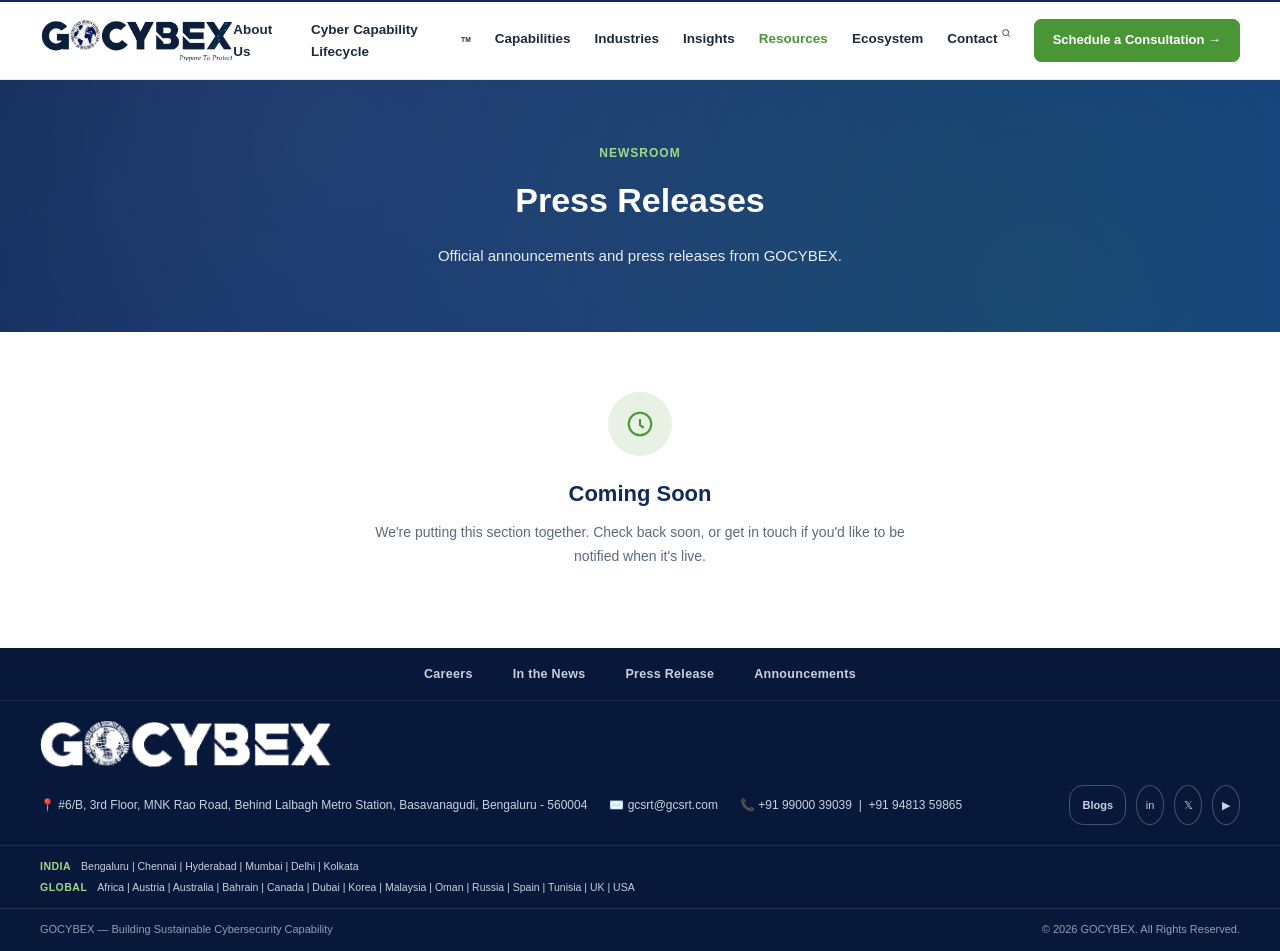
<file: press-release.html>
<!DOCTYPE html>
<html lang="en">
<head>
<meta charset="UTF-8">
<title>Press Releases — GOCYBEX</title>
<meta name="viewport" content="width=device-width, initial-scale=1.0">
<style>
:root{
  --navy:#102b5b; --tech-blue:#123e87; --green:#4a9637; --orange:#f06d12;
  --purple:#681b9c; --teal:#0b8d91; --navy-deep:#0a1f42; --gray-bg:#F5F7FA; --gray-border:#E4E8ED;
  --text-dark:#1C2B3A; --text-gray:#5B6B7B; --white:#FFFFFF;
}
*{box-sizing:border-box; margin:0; padding:0;}
body{font-family:Arial,Helvetica,sans-serif; color:var(--text-dark); line-height:1.6; background:#fff; overflow-x:hidden;}
a{text-decoration:none; color:inherit;}
img{max-width:100%; display:block;}
.container{max-width:1200px; margin:0 auto; padding:0 40px;}
header{position:sticky; top:0; z-index:100; background:#fff; border-bottom:1px solid var(--gray-border); border-top:2px solid var(--navy); height:80px;}
.nav-wrap{display:flex; align-items:center; justify-content:space-between; height:100%; max-width:1400px; margin:0 auto; padding:0 40px;}
.logo{display:flex; align-items:center; gap:10px;}
nav ul{display:flex; gap:24px; list-style:none;}
nav ul li a{font-size:13.5px; font-weight:600; color:var(--text-dark);}
nav ul li a:hover{color:var(--navy);}
.nav-right{display:flex; align-items:center; gap:18px;}
.search-icon{width:18px; height:18px; color:var(--text-dark);}
.btn{display:inline-flex; align-items:center; gap:7px; font-weight:700; font-size:13px; padding:10px 18px; border-radius:7px; cursor:pointer; white-space:nowrap; transition:transform 0.2s ease, box-shadow 0.2s ease, filter 0.2s ease;}
.btn-primary{background:var(--green); color:#fff; border:1px solid var(--green);}
.btn-primary:hover{filter:brightness(0.92); transform:translateY(-2px); box-shadow:0 8px 16px rgba(74,150,55,0.3);}
.btn-secondary{background:transparent; color:var(--navy); border:1.5px solid var(--navy);}
.btn-secondary:hover{background:var(--navy); color:#fff; transform:translateY(-2px);}

.page-hero{position:relative; overflow:hidden; background:linear-gradient(120deg, var(--navy), var(--tech-blue)); color:white; padding:64px 0; text-align:center;}
.page-hero .parallax-bg{position:absolute; inset:-20% -10%; background:radial-gradient(circle at 30% 30%, rgba(255,255,255,0.08), transparent 60%), radial-gradient(circle at 75% 70%, rgba(74,150,55,0.18), transparent 55%); will-change:transform;}
.page-hero .content{position:relative; z-index:1;}
.page-hero .eyebrow{color:#9fd88a; font-weight:700; font-size:12px; letter-spacing:1px; text-transform:uppercase;}
.page-hero h1{font-size:34px; font-weight:800; margin-top:10px;}
.page-hero p{max-width:720px; margin:16px auto 0; font-size:15px; opacity:0.9;}

.cta-strip{background:var(--navy-deep); color:white; padding:44px 0; text-align:center;}
.cta-strip h2{font-size:24px; font-weight:800; margin-bottom:10px;}
.cta-strip p{opacity:0.85; margin-bottom:20px;}
.cta-strip .btns{display:flex; gap:12px; justify-content:center;}

footer{background:#08183a; color:#C7D2DE;}
.foot-top{display:flex; justify-content:space-between; align-items:center; flex-wrap:wrap; gap:18px; padding:20px 40px; max-width:1400px; margin:0 auto;}
.foot-brand{display:flex; align-items:center; gap:10px;}
.foot-contact{display:flex; gap:22px; flex-wrap:wrap; font-size:12px;}
.foot-social{display:flex; gap:10px;}
.foot-social a{width:28px; height:28px; border-radius:50%; border:1px solid rgba(255,255,255,0.25); display:flex; align-items:center; justify-content:center; font-size:11px;}
.foot-bottom{display:flex; justify-content:space-between; padding:12px 40px; font-size:11px; color:#8FA0B2; border-top:1px solid rgba(255,255,255,0.12); max-width:1400px; margin:0 auto;}
.tag{font-size:10.5px; color:#9FB0C2; margin-top:2px;}

.reveal{opacity:0; transform:translateY(24px); transition:opacity 0.7s ease, transform 0.7s ease;}
.reveal.in-view{opacity:1; transform:translateY(0);}
.reveal.delay1.in-view{transition-delay:0.08s;}
.reveal.delay2.in-view{transition-delay:0.16s;}
.reveal.delay3.in-view{transition-delay:0.24s;}

@media (max-width:1000px){ nav ul{display:none;} }
@media (max-width:480px){
  .page-hero h1{font-size:26px;}
  .download-item{flex-direction:column; align-items:flex-start; gap:8px;}
}

.res-grid{display:grid; grid-template-columns:repeat(3,1fr); gap:20px; padding:44px 0;}
.res-card{background:#fff; border:1px solid var(--gray-border); border-radius:14px; padding:24px; transition:transform .25s ease, box-shadow .25s ease;}
.res-card:hover{transform:translateY(-6px); box-shadow:0 14px 28px rgba(16,43,91,0.14);}
.res-icon{width:44px; height:44px; border-radius:12px; display:flex; align-items:center; justify-content:center; margin-bottom:14px;}
.res-icon svg{width:22px; height:22px;}
.res-card h3{font-size:16px; font-weight:800; color:var(--navy); margin-bottom:8px;}
.res-card p{font-size:12.5px; color:var(--text-gray); margin-bottom:14px;}
.res-card a{font-size:12px; font-weight:700; color:var(--navy);}

.download-row{display:flex; flex-direction:column; gap:10px; margin-top:20px;}
.download-item{display:flex; align-items:center; justify-content:space-between; background:#fff; border:1px solid var(--gray-border); border-radius:10px; padding:14px 18px; transition:transform .2s ease, box-shadow .2s ease;}
.download-item:hover{transform:translateX(4px); box-shadow:0 8px 18px rgba(16,43,91,0.1);}
.download-item .dname{font-size:13.5px; font-weight:700; color:var(--navy);}
.download-item .dmeta{font-size:11px; color:var(--text-gray);}
.download-item .dbtn{font-size:11.5px; font-weight:700; color:var(--green);}

@media (max-width:1000px){ .res-grid{grid-template-columns:1fr;} }

.mobile-toggle{display:none; flex-direction:column; gap:5px; width:26px; height:26px; justify-content:center; cursor:pointer; background:none; border:none; padding:0; z-index:110;}
.mobile-toggle span{display:block; height:2px; width:100%; background:var(--navy); border-radius:2px; transition:transform .25s ease, opacity .25s ease;}
.mobile-toggle.active span:nth-child(1){transform:translateY(7px) rotate(45deg);}
.mobile-toggle.active span:nth-child(2){opacity:0;}
.mobile-toggle.active span:nth-child(3){transform:translateY(-7px) rotate(-45deg);}

@media (max-width:1000px){
  .mobile-toggle{display:flex;}
  nav ul{
    display:none;
    position:fixed; top:80px; left:0; right:0;
    background:#fff; flex-direction:column; gap:0;
    padding:6px 24px 18px; box-shadow:0 12px 24px rgba(16,43,91,0.12);
    max-height:calc(100vh - 80px); overflow-y:auto; z-index:99;
  }
  nav.nav-open ul{display:flex;}
  nav ul li{border-bottom:1px solid var(--gray-border); width:100%;}
  nav ul li a{display:block; padding:14px 2px; font-size:14.5px;}
  .nav-right{gap:10px;}
  .nav-right .btn{padding:9px 14px; font-size:12px;}
}
@media (max-width:480px){
  .nav-wrap{padding:0 18px;}
  .logo img{height:26px !important;}
}

.search-wrap{position:relative; display:flex; align-items:center;}
.search-btn{background:none; border:none; cursor:pointer; padding:4px; display:flex;}
.search-form{position:absolute; right:0; top:calc(100% + 10px); width:0; overflow:hidden; opacity:0; visibility:hidden; transition:width .25s ease, opacity .2s ease; background:#fff; border:1px solid var(--gray-border); border-radius:8px; box-shadow:0 10px 24px rgba(16,43,91,0.15);}
.search-wrap.open .search-form{width:220px; opacity:1; visibility:visible;}
.search-form input{width:100%; border:none; padding:10px 14px; font-size:13px; border-radius:8px; outline:none;}
@media (max-width:1000px){
  .search-form{right:auto; left:0;}
  .search-wrap.open .search-form{width:200px;}
}

.foot-locations{border-top:1px solid rgba(255,255,255,0.1); padding:10px 0;}
.loc-row{display:flex; align-items:baseline; gap:10px; flex-wrap:wrap; font-size:10.5px; padding:2px 40px;}
.loc-label{font-weight:800; color:#9fd88a; letter-spacing:0.5px; flex-shrink:0;}
.loc-list{color:#C7D2DE; line-height:1.6;}
@media (max-width:600px){ .loc-row{padding:2px 20px; flex-direction:column; gap:2px;} }
</style>
  <link rel="icon" type="image/svg+xml" href="assets/favicon.svg">
  <link rel="icon" type="image/png" sizes="32x32" href="assets/favicon-32.png">
  <link rel="icon" type="image/png" sizes="16x16" href="assets/favicon-16.png">
  <link rel="apple-touch-icon" sizes="180x180" href="assets/apple-touch-icon.png">
  <link rel="stylesheet" href="assets/responsive.css">
</head>
<body>

<header>
  <div class="container nav-wrap">
    <div class="logo">
      <a href="index.html" aria-label="GOCYBEX home" style="display:inline-block;"><img src="assets/logo-header.png" alt="GOCYBEX logo" style="height:44px; width:auto; object-fit:contain;"></a>
    </div>
    <nav>
      <ul>
        <li><a href="about.html">About Us</a></li>
        <li><a href="lifecycle.html">Cyber Capability Lifecycle<sup style="font-size:0.5em;">TM</sup></a></li>
        <li><a href="capabilities.html">Capabilities</a></li>
        <li><a href="industries.html">Industries</a></li>
        <li><a href="insights.html">Insights</a></li>
        <li><a href="resources.html" style="color:#4a9637;">Resources</a></li>
        <li><a href="ecosystem.html">Ecosystem</a></li>
        <li><a href="contact.html">Contact</a></li>
      </ul>
    </nav>
    <div class="nav-right">
      <div class="search-wrap">
        <button class="search-btn" aria-label="Search GOCYBEX" type="button">
          <svg class="search-icon" viewBox="0 0 24 24" fill="none" stroke="currentColor" stroke-width="2"><circle cx="11" cy="11" r="7"/><line x1="21" y1="21" x2="16.65" y2="16.65"/></svg>
        </button>
        <form class="search-form">
          <input type="text" placeholder="Search GOCYBEX...">
        </form>
      </div>
      <a class="btn btn-primary" href="https://calendly.com/gocybex" target="_blank" rel="noopener">Schedule a Consultation →</a>
    <button class="mobile-toggle" aria-label="Toggle menu" aria-expanded="false">
      <span></span><span></span><span></span>
    </button>
    </div>
  </div>
</header>

<section class="page-hero">
  <div class="parallax-bg"></div>
  <div class="container content">
    <div class="eyebrow">Newsroom</div>
    <h1>Press Releases</h1>
    <p>Official announcements and press releases from GOCYBEX.</p>
  </div>
</section>

<section class="container reveal" style="padding:60px 40px 80px; text-align:center;">
  <div style="max-width:560px; margin:0 auto;">
    <div style="width:64px; height:64px; margin:0 auto 20px; border-radius:50%; background:#4a963722; display:flex; align-items:center; justify-content:center;">
      <svg viewBox="0 0 24 24" fill="none" stroke="#4a9637" stroke-width="1.7" width="30" height="30"><circle cx="12" cy="12" r="9"/><path d="M12 8v5l3 2"/></svg>
    </div>
    <h2 style="font-size:22px; font-weight:800; color:var(--navy); margin-bottom:10px;">Coming Soon</h2>
    <p style="color:var(--text-gray); font-size:14px; line-height:1.7;">We're putting this section together. Check back soon, or get in touch if you'd like to be notified when it's live.</p>
  </div>
</section>

<section class="pre-footer-links" style="background:#08183a !important;padding:16px 0 !important;border-bottom:1px solid rgba(255,255,255,0.08);">
  <div class="container pre-footer-inner" style="display:flex !important;justify-content:center !important;align-items:center;gap:40px;flex-wrap:wrap;text-align:center;">
    <a href="careers.html" style="color:#C7D2DE !important;font-size:12.5px;font-weight:700;letter-spacing:0.3px;text-decoration:none;">Careers</a>
    <a href="news.html" style="color:#C7D2DE !important;font-size:12.5px;font-weight:700;letter-spacing:0.3px;text-decoration:none;">In the News</a>
    <a href="press-release.html" style="color:#C7D2DE !important;font-size:12.5px;font-weight:700;letter-spacing:0.3px;text-decoration:none;">Press Release</a>
    <a href="announcements.html" style="color:#C7D2DE !important;font-size:12.5px;font-weight:700;letter-spacing:0.3px;text-decoration:none;">Announcements</a>
  </div>
</section>

<footer class="reveal">
  <div class="foot-top">
    <div class="foot-brand">
      <a href="index.html" aria-label="GOCYBEX home" style="display:inline-block;"><img src="assets/logo-footer.png" alt="GOCYBEX logo" style="height:46px; width:auto; object-fit:contain; display:block;"></a>
    </div>
    <div class="foot-contact">
      <a href="https://maps.app.goo.gl/YukK5HfaoA8zEjeB6" target="_blank" rel="noopener" style="color:inherit; text-decoration:none;">📍 #6/B, 3rd Floor, MNK Rao Road, Behind Lalbagh Metro Station, Basavanagudi, Bengaluru - 560004</a>
      <span>✉️ gcsrt@gcsrt.com</span>
      <span>📞 +91 99000 39039 &nbsp;|&nbsp; +91 94813 59865</span>
    </div>
    <div class="foot-social">
      <a href="insights.html#articles" style="width:auto; border-radius:14px; padding:0 12px; font-size:11px; font-weight:700;">Blogs</a>
      <a href="https://linkedin.com/company/inngocybex/" target="_blank" rel="noopener" aria-label="LinkedIn">in</a>
      <a href="#" target="_blank" rel="noopener" aria-label="X">𝕏</a>
      <a href="#" target="_blank" rel="noopener" aria-label="YouTube">▶</a>
    </div>
  </div>
  <div class="foot-locations">
    
      <div class="loc-row"><span class="loc-label">INDIA</span><span class="loc-list">Bengaluru | Chennai | Hyderabad | Mumbai | Delhi | Kolkata</span></div>
      <div class="loc-row"><span class="loc-label">GLOBAL</span><span class="loc-list">Africa | Austria | Australia | Bahrain | Canada | Dubai | Korea | Malaysia | Oman | Russia | Spain | Tunisia | UK | USA</span></div>
    
  </div>
<div class="foot-bottom">
    <span>GOCYBEX — Building Sustainable Cybersecurity Capability</span>
    <span>© 2026 GOCYBEX. All Rights Reserved.</span>
  </div>
</footer>


<script src="assets/main.js" defer></script>

</body>
</html>
</file>
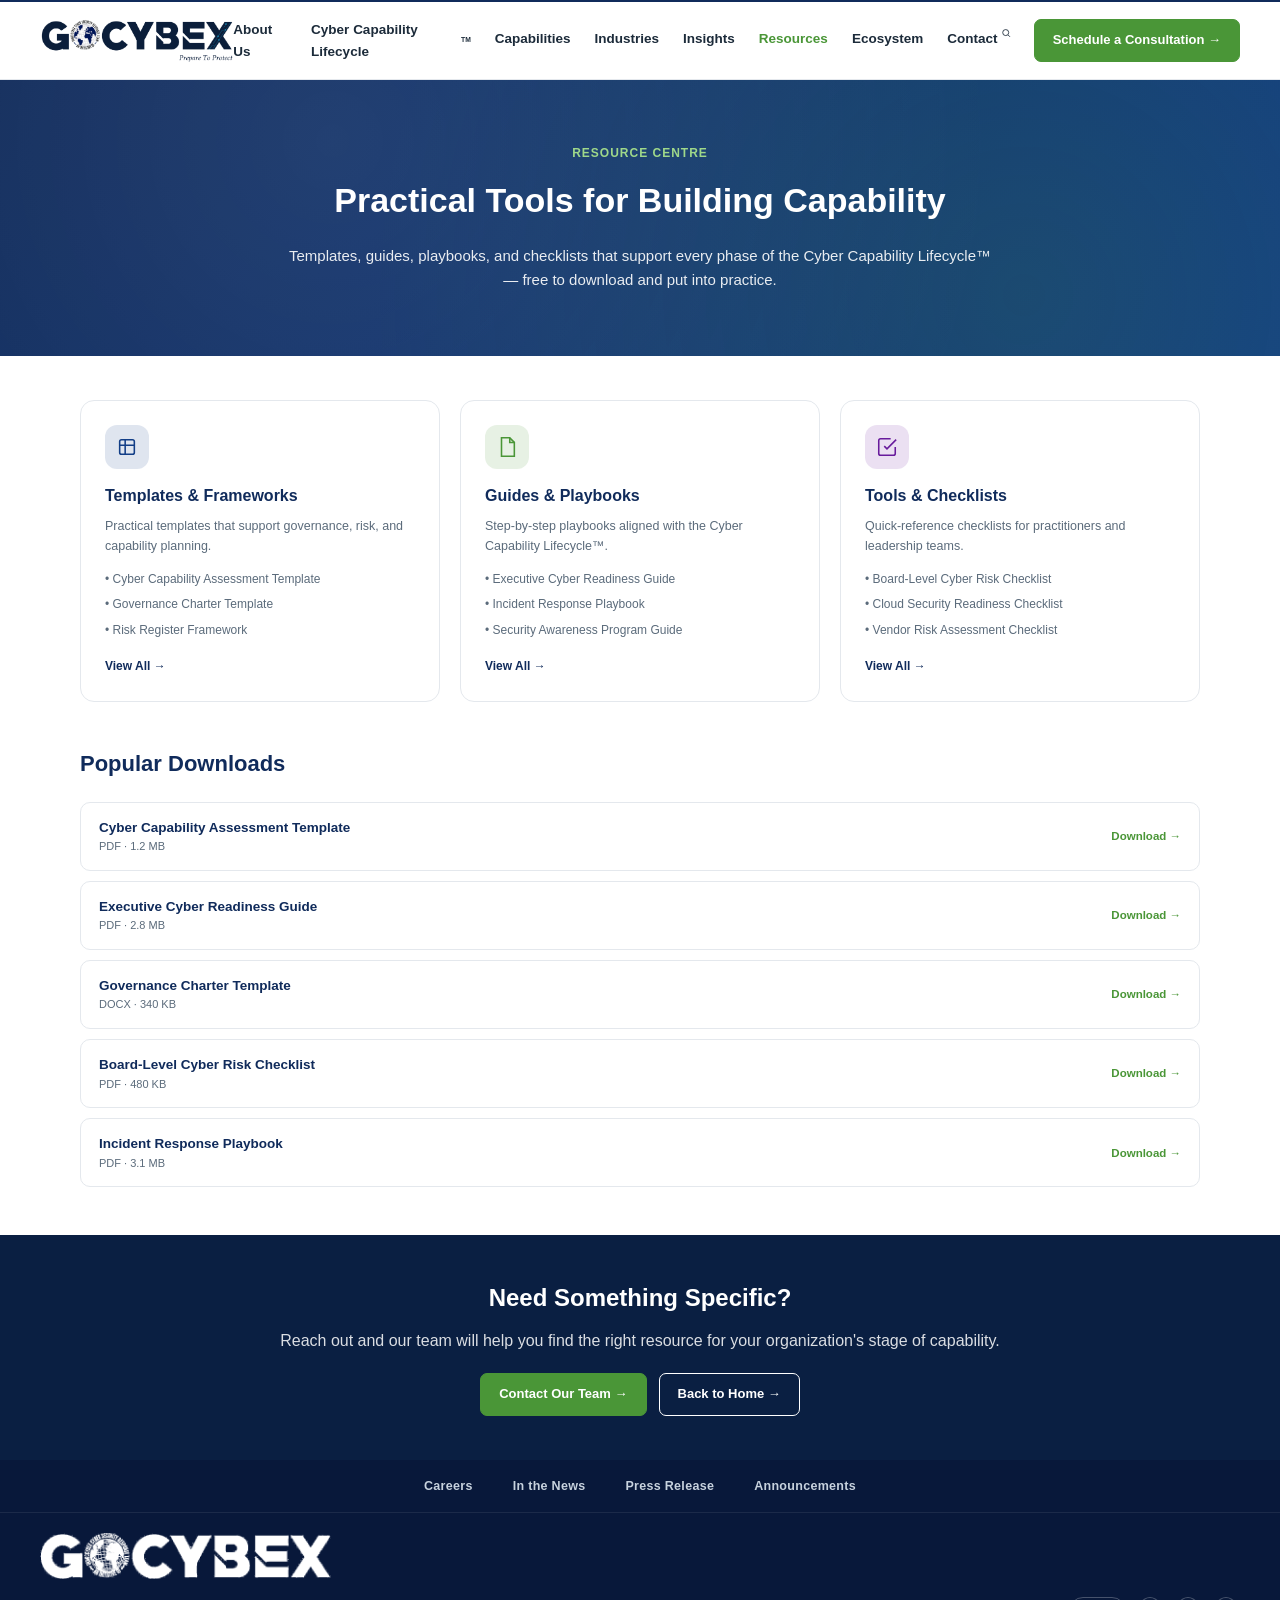
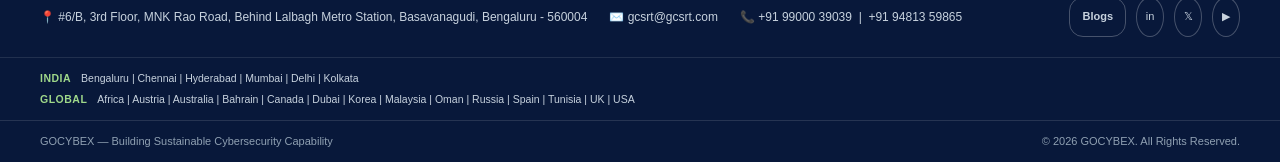
<file: resources.html>
<!DOCTYPE html>
<html lang="en">
<head>
<meta charset="UTF-8">
<title>Resources — GOCYBEX</title>
<meta name="viewport" content="width=device-width, initial-scale=1.0">
<style>
:root{
  --navy:#102b5b; --tech-blue:#123e87; --green:#4a9637; --orange:#f06d12;
  --purple:#681b9c; --teal:#0b8d91; --navy-deep:#0a1f42; --gray-bg:#F5F7FA; --gray-border:#E4E8ED;
  --text-dark:#1C2B3A; --text-gray:#5B6B7B; --white:#FFFFFF;
}
*{box-sizing:border-box; margin:0; padding:0;}
body{font-family:Arial,Helvetica,sans-serif; color:var(--text-dark); line-height:1.6; background:#fff; overflow-x:hidden;}
a{text-decoration:none; color:inherit;}
img{max-width:100%; display:block;}
.container{max-width:1200px; margin:0 auto; padding:0 40px;}
header{position:sticky; top:0; z-index:100; background:#fff; border-bottom:1px solid var(--gray-border); border-top:2px solid var(--navy); height:80px;}
.nav-wrap{display:flex; align-items:center; justify-content:space-between; height:100%; max-width:1400px; margin:0 auto; padding:0 40px;}
.logo{display:flex; align-items:center; gap:10px;}
nav ul{display:flex; gap:24px; list-style:none;}
nav ul li a{font-size:13.5px; font-weight:600; color:var(--text-dark);}
nav ul li a:hover{color:var(--navy);}
.nav-right{display:flex; align-items:center; gap:18px;}
.search-icon{width:18px; height:18px; color:var(--text-dark);}
.btn{display:inline-flex; align-items:center; gap:7px; font-weight:700; font-size:13px; padding:10px 18px; border-radius:7px; cursor:pointer; white-space:nowrap; transition:transform 0.2s ease, box-shadow 0.2s ease, filter 0.2s ease;}
.btn-primary{background:var(--green); color:#fff; border:1px solid var(--green);}
.btn-primary:hover{filter:brightness(0.92); transform:translateY(-2px); box-shadow:0 8px 16px rgba(74,150,55,0.3);}
.btn-secondary{background:transparent; color:var(--navy); border:1.5px solid var(--navy);}
.btn-secondary:hover{background:var(--navy); color:#fff; transform:translateY(-2px);}

.page-hero{position:relative; overflow:hidden; background:linear-gradient(120deg, var(--navy), var(--tech-blue)); color:white; padding:64px 0; text-align:center;}
.page-hero .parallax-bg{position:absolute; inset:-20% -10%; background:radial-gradient(circle at 30% 30%, rgba(255,255,255,0.08), transparent 60%), radial-gradient(circle at 75% 70%, rgba(74,150,55,0.18), transparent 55%); will-change:transform;}
.page-hero .content{position:relative; z-index:1;}
.page-hero .eyebrow{color:#9fd88a; font-weight:700; font-size:12px; letter-spacing:1px; text-transform:uppercase;}
.page-hero h1{font-size:34px; font-weight:800; margin-top:10px;}
.page-hero p{max-width:720px; margin:16px auto 0; font-size:15px; opacity:0.9;}

.cta-strip{background:var(--navy-deep); color:white; padding:44px 0; text-align:center;}
.cta-strip h2{font-size:24px; font-weight:800; margin-bottom:10px;}
.cta-strip p{opacity:0.85; margin-bottom:20px;}
.cta-strip .btns{display:flex; gap:12px; justify-content:center;}

footer{background:#08183a; color:#C7D2DE;}
.foot-top{display:flex; justify-content:space-between; align-items:center; flex-wrap:wrap; gap:18px; padding:20px 40px; max-width:1400px; margin:0 auto;}
.foot-brand{display:flex; align-items:center; gap:10px;}
.foot-contact{display:flex; gap:22px; flex-wrap:wrap; font-size:12px;}
.foot-social{display:flex; gap:10px;}
.foot-social a{width:28px; height:28px; border-radius:50%; border:1px solid rgba(255,255,255,0.25); display:flex; align-items:center; justify-content:center; font-size:11px;}
.foot-bottom{display:flex; justify-content:space-between; padding:12px 40px; font-size:11px; color:#8FA0B2; border-top:1px solid rgba(255,255,255,0.12); max-width:1400px; margin:0 auto;}
.tag{font-size:10.5px; color:#9FB0C2; margin-top:2px;}

.reveal{opacity:0; transform:translateY(24px); transition:opacity 0.7s ease, transform 0.7s ease;}
.reveal.in-view{opacity:1; transform:translateY(0);}
.reveal.delay1.in-view{transition-delay:0.08s;}
.reveal.delay2.in-view{transition-delay:0.16s;}
.reveal.delay3.in-view{transition-delay:0.24s;}

@media (max-width:1000px){ nav ul{display:none;} }
@media (max-width:480px){
  .page-hero h1{font-size:26px;}
  .download-item{flex-direction:column; align-items:flex-start; gap:8px;}
}

.res-grid{display:grid; grid-template-columns:repeat(3,1fr); gap:20px; padding:44px 0;}
.res-card{background:#fff; border:1px solid var(--gray-border); border-radius:14px; padding:24px; transition:transform .25s ease, box-shadow .25s ease;}
.res-card:hover{transform:translateY(-6px); box-shadow:0 14px 28px rgba(16,43,91,0.14);}
.res-icon{width:44px; height:44px; border-radius:12px; display:flex; align-items:center; justify-content:center; margin-bottom:14px;}
.res-icon svg{width:22px; height:22px;}
.res-card h3{font-size:16px; font-weight:800; color:var(--navy); margin-bottom:8px;}
.res-card p{font-size:12.5px; color:var(--text-gray); margin-bottom:14px;}
.res-card a{font-size:12px; font-weight:700; color:var(--navy);}

.download-row{display:flex; flex-direction:column; gap:10px; margin-top:20px;}
.download-item{display:flex; align-items:center; justify-content:space-between; background:#fff; border:1px solid var(--gray-border); border-radius:10px; padding:14px 18px; transition:transform .2s ease, box-shadow .2s ease;}
.download-item:hover{transform:translateX(4px); box-shadow:0 8px 18px rgba(16,43,91,0.1);}
.download-item .dname{font-size:13.5px; font-weight:700; color:var(--navy);}
.download-item .dmeta{font-size:11px; color:var(--text-gray);}
.download-item .dbtn{font-size:11.5px; font-weight:700; color:var(--green);}

@media (max-width:1000px){ .res-grid{grid-template-columns:1fr;} }

.mobile-toggle{display:none; flex-direction:column; gap:5px; width:26px; height:26px; justify-content:center; cursor:pointer; background:none; border:none; padding:0; z-index:110;}
.mobile-toggle span{display:block; height:2px; width:100%; background:var(--navy); border-radius:2px; transition:transform .25s ease, opacity .25s ease;}
.mobile-toggle.active span:nth-child(1){transform:translateY(7px) rotate(45deg);}
.mobile-toggle.active span:nth-child(2){opacity:0;}
.mobile-toggle.active span:nth-child(3){transform:translateY(-7px) rotate(-45deg);}

@media (max-width:1000px){
  .mobile-toggle{display:flex;}
  nav ul{
    display:none;
    position:fixed; top:80px; left:0; right:0;
    background:#fff; flex-direction:column; gap:0;
    padding:6px 24px 18px; box-shadow:0 12px 24px rgba(16,43,91,0.12);
    max-height:calc(100vh - 80px); overflow-y:auto; z-index:99;
  }
  nav.nav-open ul{display:flex;}
  nav ul li{border-bottom:1px solid var(--gray-border); width:100%;}
  nav ul li a{display:block; padding:14px 2px; font-size:14.5px;}
  .nav-right{gap:10px;}
  .nav-right .btn{padding:9px 14px; font-size:12px;}
}
@media (max-width:480px){
  .nav-wrap{padding:0 18px;}
  .logo img{height:26px !important;}
}

.search-wrap{position:relative; display:flex; align-items:center;}
.search-btn{background:none; border:none; cursor:pointer; padding:4px; display:flex;}
.search-form{position:absolute; right:0; top:calc(100% + 10px); width:0; overflow:hidden; opacity:0; visibility:hidden; transition:width .25s ease, opacity .2s ease; background:#fff; border:1px solid var(--gray-border); border-radius:8px; box-shadow:0 10px 24px rgba(16,43,91,0.15);}
.search-wrap.open .search-form{width:220px; opacity:1; visibility:visible;}
.search-form input{width:100%; border:none; padding:10px 14px; font-size:13px; border-radius:8px; outline:none;}
@media (max-width:1000px){
  .search-form{right:auto; left:0;}
  .search-wrap.open .search-form{width:200px;}
}

.foot-locations{border-top:1px solid rgba(255,255,255,0.1); padding:10px 0;}
.loc-row{display:flex; align-items:baseline; gap:10px; flex-wrap:wrap; font-size:10.5px; padding:2px 40px;}
.loc-label{font-weight:800; color:#9fd88a; letter-spacing:0.5px; flex-shrink:0;}
.loc-list{color:#C7D2DE; line-height:1.6;}
@media (max-width:600px){ .loc-row{padding:2px 20px; flex-direction:column; gap:2px;} }
</style>
  <link rel="icon" type="image/svg+xml" href="assets/favicon.svg">
  <link rel="icon" type="image/png" sizes="32x32" href="assets/favicon-32.png">
  <link rel="icon" type="image/png" sizes="16x16" href="assets/favicon-16.png">
  <link rel="apple-touch-icon" sizes="180x180" href="assets/apple-touch-icon.png">
  <link rel="stylesheet" href="assets/responsive.css">
</head>
<body>

<header>
  <div class="container nav-wrap">
    <div class="logo">
      <a href="index.html" aria-label="GOCYBEX home" style="display:inline-block;"><img src="assets/logo-header.png" alt="GOCYBEX logo" style="height:44px; width:auto; object-fit:contain;"></a>
    </div>
    <nav>
      <ul>
        <li><a href="about.html">About Us</a></li>
        <li><a href="lifecycle.html">Cyber Capability Lifecycle<sup style="font-size:0.5em;">TM</sup></a></li>
        <li><a href="capabilities.html">Capabilities</a></li>
        <li><a href="industries.html">Industries</a></li>
        <li><a href="insights.html">Insights</a></li>
        <li><a href="resources.html" style="color:#4a9637;">Resources</a></li>
        <li><a href="ecosystem.html">Ecosystem</a></li>
        <li><a href="contact.html">Contact</a></li>
      </ul>
    </nav>
    <div class="nav-right">
      <div class="search-wrap">
        <button class="search-btn" aria-label="Search GOCYBEX" type="button">
          <svg class="search-icon" viewBox="0 0 24 24" fill="none" stroke="currentColor" stroke-width="2"><circle cx="11" cy="11" r="7"/><line x1="21" y1="21" x2="16.65" y2="16.65"/></svg>
        </button>
        <form class="search-form">
          <input type="text" placeholder="Search GOCYBEX...">
        </form>
      </div>
      <a class="btn btn-primary" href="https://calendly.com/gocybex" target="_blank" rel="noopener">Schedule a Consultation →</a>
    <button class="mobile-toggle" aria-label="Toggle menu" aria-expanded="false">
      <span></span><span></span><span></span>
    </button>
    </div>
  </div>
</header>

<section class="page-hero">
  <div class="parallax-bg"></div>
  <div class="container content">
    <div class="eyebrow">Resource Centre</div>
    <h1>Practical Tools for Building Capability</h1>
    <p>Templates, guides, playbooks, and checklists that support every phase of the Cyber Capability Lifecycle&#8482; — free to download and put into practice.</p>
  </div>
</section>

<section class="container reveal">
  <div class="res-grid"><div class="res-card">
      <div class="res-icon" style="background:#123e8722;"><svg viewBox="0 0 24 24" fill="none" stroke="#123e87" stroke-width="1.7"><rect x="4" y="4" width="16" height="16" rx="2"/><path d="M4 10h16M10 4v16"/></svg></div>
      <h3>Templates & Frameworks</h3>
      <p>Practical templates that support governance, risk, and capability planning.</p>
      <ul style="list-style:none; margin-bottom:12px;"><li style="font-size:12px; color:var(--text-gray); margin-bottom:6px;">• Cyber Capability Assessment Template</li><li style="font-size:12px; color:var(--text-gray); margin-bottom:6px;">• Governance Charter Template</li><li style="font-size:12px; color:var(--text-gray); margin-bottom:6px;">• Risk Register Framework</li></ul>
      <a href="#">View All →</a>
    </div><div class="res-card">
      <div class="res-icon" style="background:#4a963722;"><svg viewBox="0 0 24 24" fill="none" stroke="#4a9637" stroke-width="1.7"><path d="M6 2h9l5 5v15H6z"/><path d="M15 2v5h5"/></svg></div>
      <h3>Guides & Playbooks</h3>
      <p>Step-by-step playbooks aligned with the Cyber Capability Lifecycle&#8482;.</p>
      <ul style="list-style:none; margin-bottom:12px;"><li style="font-size:12px; color:var(--text-gray); margin-bottom:6px;">• Executive Cyber Readiness Guide</li><li style="font-size:12px; color:var(--text-gray); margin-bottom:6px;">• Incident Response Playbook</li><li style="font-size:12px; color:var(--text-gray); margin-bottom:6px;">• Security Awareness Program Guide</li></ul>
      <a href="#">View All →</a>
    </div><div class="res-card">
      <div class="res-icon" style="background:#681b9c22;"><svg viewBox="0 0 24 24" fill="none" stroke="#681b9c" stroke-width="1.7"><path d="M9 11l3 3L22 4"/><path d="M21 12v7a2 2 0 0 1-2 2H5a2 2 0 0 1-2-2V5a2 2 0 0 1 2-2h11"/></svg></div>
      <h3>Tools & Checklists</h3>
      <p>Quick-reference checklists for practitioners and leadership teams.</p>
      <ul style="list-style:none; margin-bottom:12px;"><li style="font-size:12px; color:var(--text-gray); margin-bottom:6px;">• Board-Level Cyber Risk Checklist</li><li style="font-size:12px; color:var(--text-gray); margin-bottom:6px;">• Cloud Security Readiness Checklist</li><li style="font-size:12px; color:var(--text-gray); margin-bottom:6px;">• Vendor Risk Assessment Checklist</li></ul>
      <a href="#">View All →</a>
    </div></div>
</section>

<section class="reveal" style="padding:0 0 48px;">
  <div class="container">
    <h2 style="font-size:22px; font-weight:800; color:var(--navy); margin-bottom:18px;">Popular Downloads</h2>
    <div class="download-row"><div class="download-item">
      <div><div class="dname">Cyber Capability Assessment Template</div><div class="dmeta">PDF · 1.2 MB</div></div>
      <a href="#" class="dbtn">Download →</a>
    </div><div class="download-item">
      <div><div class="dname">Executive Cyber Readiness Guide</div><div class="dmeta">PDF · 2.8 MB</div></div>
      <a href="#" class="dbtn">Download →</a>
    </div><div class="download-item">
      <div><div class="dname">Governance Charter Template</div><div class="dmeta">DOCX · 340 KB</div></div>
      <a href="#" class="dbtn">Download →</a>
    </div><div class="download-item">
      <div><div class="dname">Board-Level Cyber Risk Checklist</div><div class="dmeta">PDF · 480 KB</div></div>
      <a href="#" class="dbtn">Download →</a>
    </div><div class="download-item">
      <div><div class="dname">Incident Response Playbook</div><div class="dmeta">PDF · 3.1 MB</div></div>
      <a href="#" class="dbtn">Download →</a>
    </div></div>
  </div>
</section>

<section class="cta-strip reveal">
  <div class="container">
    <h2>Need Something Specific?</h2>
    <p>Reach out and our team will help you find the right resource for your organization's stage of capability.</p>
    <div class="btns">
      <a class="btn btn-primary" href="contact.html">Contact Our Team →</a>
      <a class="btn btn-secondary" style="background:transparent;color:#fff;border:1.5px solid #fff;" href="index.html">Back to Home →</a>
    </div>
  </div>
</section>

<section class="pre-footer-links" style="background:#08183a !important;padding:16px 0 !important;border-bottom:1px solid rgba(255,255,255,0.08);">
  <div class="container pre-footer-inner" style="display:flex !important;justify-content:center !important;align-items:center;gap:40px;flex-wrap:wrap;text-align:center;">
    <a href="careers.html" style="color:#C7D2DE !important;font-size:12.5px;font-weight:700;letter-spacing:0.3px;text-decoration:none;">Careers</a>
    <a href="news.html" style="color:#C7D2DE !important;font-size:12.5px;font-weight:700;letter-spacing:0.3px;text-decoration:none;">In the News</a>
    <a href="press-release.html" style="color:#C7D2DE !important;font-size:12.5px;font-weight:700;letter-spacing:0.3px;text-decoration:none;">Press Release</a>
    <a href="announcements.html" style="color:#C7D2DE !important;font-size:12.5px;font-weight:700;letter-spacing:0.3px;text-decoration:none;">Announcements</a>
  </div>
</section>

<footer class="reveal">
  <div class="foot-top">
    <div class="foot-brand">
      <a href="index.html" aria-label="GOCYBEX home" style="display:inline-block;"><img src="assets/logo-footer.png" alt="GOCYBEX logo" style="height:46px; width:auto; object-fit:contain; display:block;"></a>
    </div>
    <div class="foot-contact">
      <a href="https://maps.app.goo.gl/YukK5HfaoA8zEjeB6" target="_blank" rel="noopener" style="color:inherit; text-decoration:none;">📍 #6/B, 3rd Floor, MNK Rao Road, Behind Lalbagh Metro Station, Basavanagudi, Bengaluru - 560004</a>
      <span>✉️ gcsrt@gcsrt.com</span>
      <span>📞 +91 99000 39039 &nbsp;|&nbsp; +91 94813 59865</span>
    </div>
    <div class="foot-social">
      <a href="insights.html#articles" style="width:auto; border-radius:14px; padding:0 12px; font-size:11px; font-weight:700;">Blogs</a>
      <a href="https://linkedin.com/company/inngocybex/" target="_blank" rel="noopener" aria-label="LinkedIn">in</a>
      <a href="#" target="_blank" rel="noopener" aria-label="X">𝕏</a>
      <a href="#" target="_blank" rel="noopener" aria-label="YouTube">▶</a>
    </div>
  </div>
  <div class="foot-locations">
    
      <div class="loc-row"><span class="loc-label">INDIA</span><span class="loc-list">Bengaluru | Chennai | Hyderabad | Mumbai | Delhi | Kolkata</span></div>
      <div class="loc-row"><span class="loc-label">GLOBAL</span><span class="loc-list">Africa | Austria | Australia | Bahrain | Canada | Dubai | Korea | Malaysia | Oman | Russia | Spain | Tunisia | UK | USA</span></div>
    
  </div>
<div class="foot-bottom">
    <span>GOCYBEX — Building Sustainable Cybersecurity Capability</span>
    <span>© 2026 GOCYBEX. All Rights Reserved.</span>
  </div>
</footer>


<script src="assets/main.js" defer></script>

</body>
</html>
</file>
<file: assets/responsive.css>
/* =========================================================
   GOCYBEX — shared responsive & interactivity layer
   Loaded on every page AFTER the page's own inline <style>,
   so these rules patch/extend rather than fight existing CSS.
   ========================================================= */

/* --- Global safety net: never allow horizontal scroll/jitter --- */
html, body { max-width: 100%; overflow-x: hidden; }
*, *::before, *::after { box-sizing: border-box; }
img, svg, video, canvas { max-width: 100%; height: auto; }

/* --- Fluid typography: scales continuously between breakpoints
   instead of jumping only at fixed widths. Falls back gracefully
   if a page already sets an explicit font-size (specificity below). --- */
h1 { font-size: clamp(22px, 4.2vw, 34px); }
h2 { font-size: clamp(19px, 3vw, 26px); }
h3 { font-size: clamp(15px, 2vw, 18px); }

/* --- Touch-friendly tap targets (WCAG-ish minimum ~44px) --- */
nav ul li a,
.btn,
.mobile-toggle,
.search-btn,
.foot-social a {
  min-height: 40px;
}
nav ul li a { display: flex; align-items: center; }

/* --- Active nav link indicator (set via assets/main.js) --- */
nav ul li a.current {
  color: var(--green, #4a9637);
  font-weight: 800;
}
nav ul li a.current::after {
  content: "";
}

/* --- Keyboard focus visibility (accessibility + feels interactive) --- */
a:focus-visible,
button:focus-visible,
input:focus-visible {
  outline: 2px solid var(--green, #4a9637);
  outline-offset: 2px;
  border-radius: 4px;
}

/* --- Sticky header: subtle compress + shadow once scrolled
   (class toggled by assets/main.js) --- */
header { transition: box-shadow .25s ease, height .25s ease; }
header.is-scrolled { box-shadow: 0 6px 18px rgba(16,43,91,0.12); }

/* --- Mobile nav overlay polish (backdrop + smoother open/close) --- */
@media (max-width: 1000px) {
  nav ul {
    transform: translateY(-8px);
    opacity: 0;
    pointer-events: none;
    transition: opacity .2s ease, transform .2s ease;
  }
  nav.nav-open ul {
    transform: translateY(0);
    opacity: 1;
    pointer-events: auto;
  }
  nav ul li a { min-height: 48px; }
  body.nav-locked { overflow: hidden; }
}

/* --- Extra-small phones (iPhone SE / older Android, ~360px and below) --- */
@media (max-width: 380px) {
  .container { padding: 0 14px !important; }
  .btn { padding: 9px 12px !important; font-size: 12px !important; }
  .nav-right .btn span,
  .nav-right .btn { white-space: normal !important; text-align: center; }
}

/* --- Tablet portrait fine-tuning (770–1024px): avoid cramped 2-col grids --- */
@media (min-width: 640px) and (max-width: 900px) {
  .trust-grid, .pillars-grid, .ind-grid, .ins-cards, .eco-grid {
    gap: 16px !important;
  }
}

/* --- Large desktop / wide monitors: prevent content stretching too thin --- */
@media (min-width: 1600px) {
  .container { max-width: 1500px; }
}

/* --- Print styles (nice-to-have, near-zero cost) --- */
@media print {
  header, footer, .mobile-toggle, .search-wrap, .btn { display: none !important; }
}

/* =========================================================
   Pre-footer utility links bar (Careers / News / Press / Announcements)
   Same background as footer, sits directly above it.
   ========================================================= */
.pre-footer-links { background: #08183a; padding: 16px 0; border-bottom: 1px solid rgba(255,255,255,0.08); }
.pre-footer-inner { display: flex; justify-content: center; align-items: center; gap: 40px; flex-wrap: wrap; }
.pre-footer-inner a { color: #C7D2DE; font-size: 12.5px; font-weight: 700; letter-spacing: 0.3px; transition: color .2s ease; }
.pre-footer-inner a:hover { color: #fff; }
@media (max-width: 640px) {
  .pre-footer-inner { gap: 18px 28px; }
}

/* =========================================================
   Logo marquee (Clients / Partners) — infinite auto-scroll
   Drop real logos into assets/clients/ or assets/partners/
   using the same filenames (client-1.png ... client-8.png,
   partner-1.png ... partner-8.png) to replace placeholders.
   Add more <img> tags in the HTML if you have more than 8.
   ========================================================= */
.logo-marquee-section { padding: 34px 0 40px; background: #fff; }
.logo-marquee-section.tinted { background: var(--light-bg, #f7f9fb); }
.logo-marquee-section .sec-head { margin-bottom: 18px; }

.marquee-wrap {
  overflow: hidden;
  width: 100%;
  position: relative;
  -webkit-mask-image: linear-gradient(90deg, transparent, #000 8%, #000 92%, transparent);
  mask-image: linear-gradient(90deg, transparent, #000 8%, #000 92%, transparent);
}

.marquee-track {
  display: flex;
  align-items: center;
  gap: 56px;
  width: max-content;
  animation: marquee-scroll 32s linear infinite;
}
.marquee-track.reverse { animation-direction: reverse; }

.marquee-track img {
  height: 56px;
  width: auto;
  max-width: 160px;
  object-fit: contain;
  opacity: 0.7;
  filter: grayscale(15%);
  transition: opacity .25s ease, transform .25s ease, filter .25s ease;
  flex-shrink: 0;
}
.marquee-track img:hover {
  opacity: 1;
  filter: grayscale(0%);
  transform: translateY(-2px) scale(1.05);
}

@keyframes marquee-scroll {
  from { transform: translateX(0); }
  to   { transform: translateX(-50%); }
}

.marquee-wrap:hover .marquee-track { animation-play-state: paused; }

@media (max-width: 640px) {
  .marquee-track { gap: 32px; }
  .marquee-track img { height: 42px; max-width: 120px; }
}

@media (prefers-reduced-motion: reduce) {
  .marquee-track { animation: none; }
  .marquee-wrap { overflow-x: auto; }
}

/* --- Reduced motion: respect user OS preference --- */
@media (prefers-reduced-motion: reduce) {
  *, *::before, *::after {
    animation-duration: 0.001ms !important;
    transition-duration: 0.001ms !important;
  }
  html { scroll-behavior: auto !important; }
}
</file>
